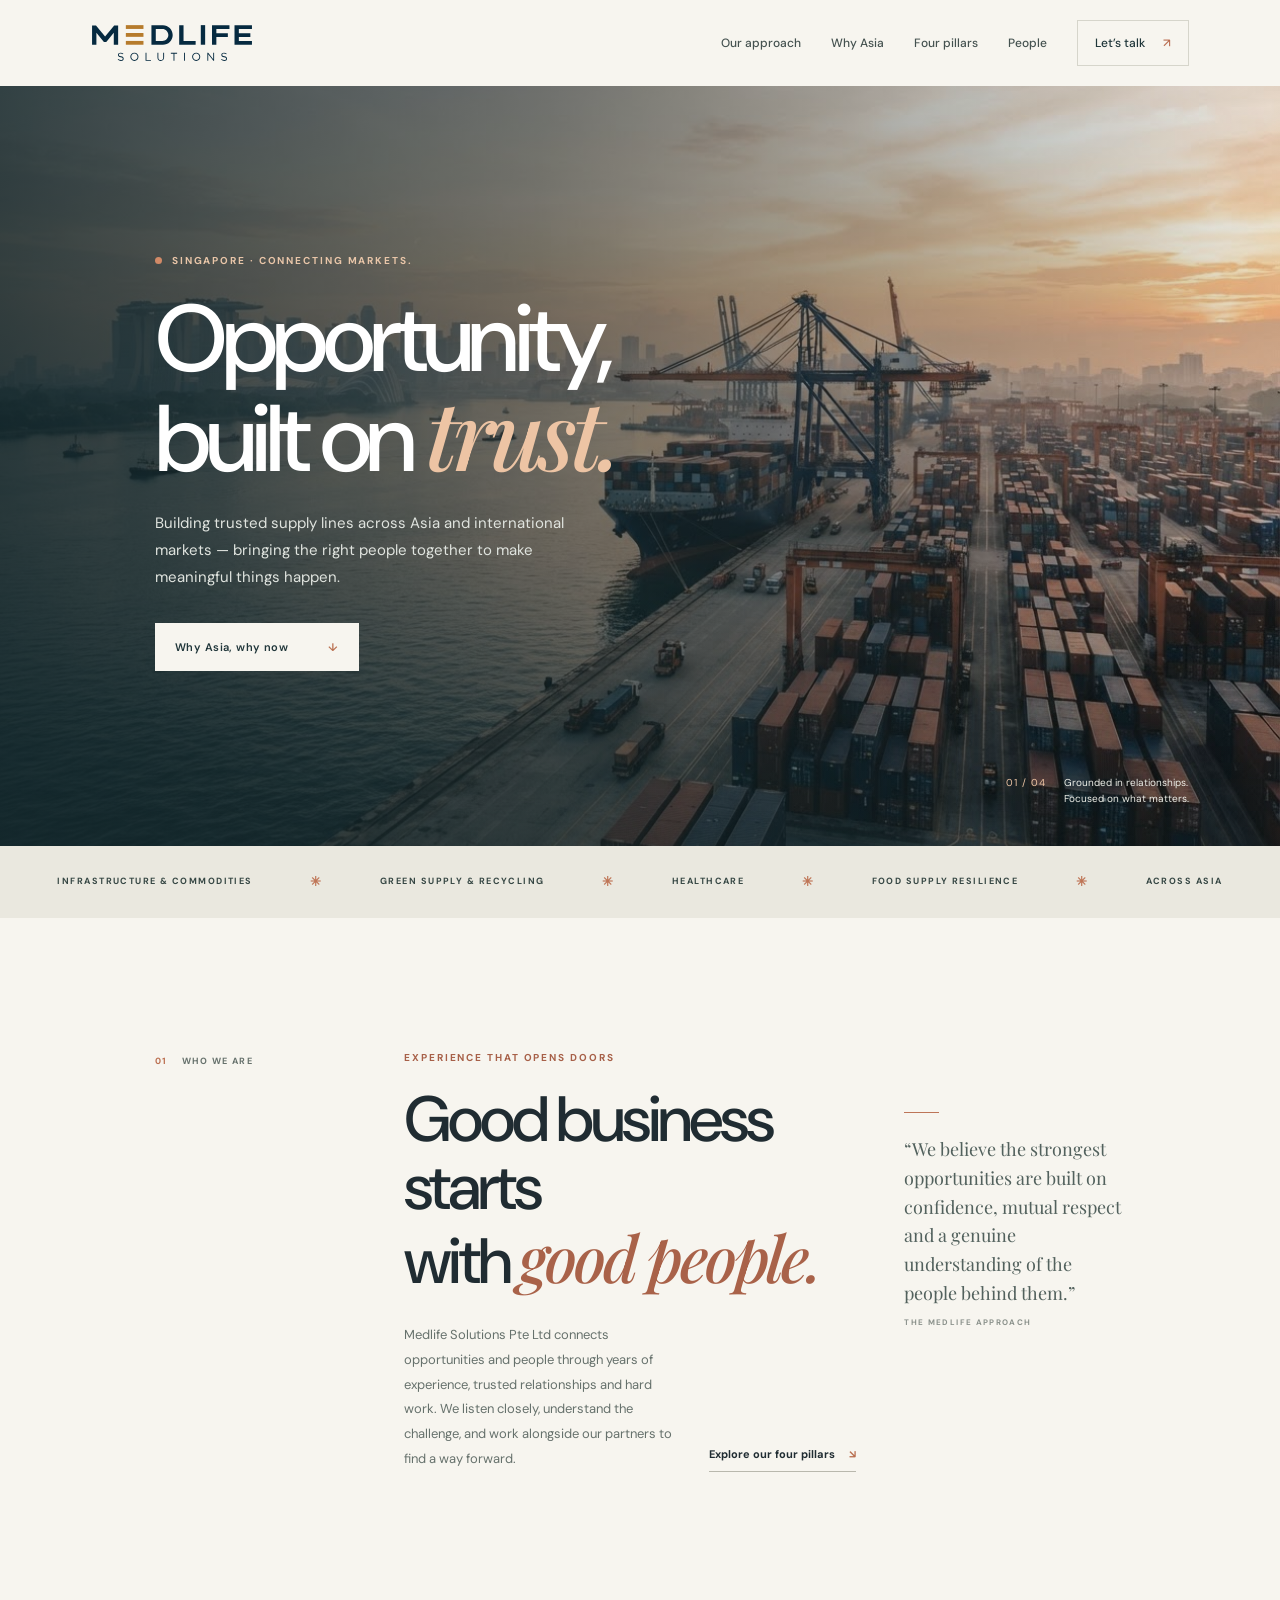
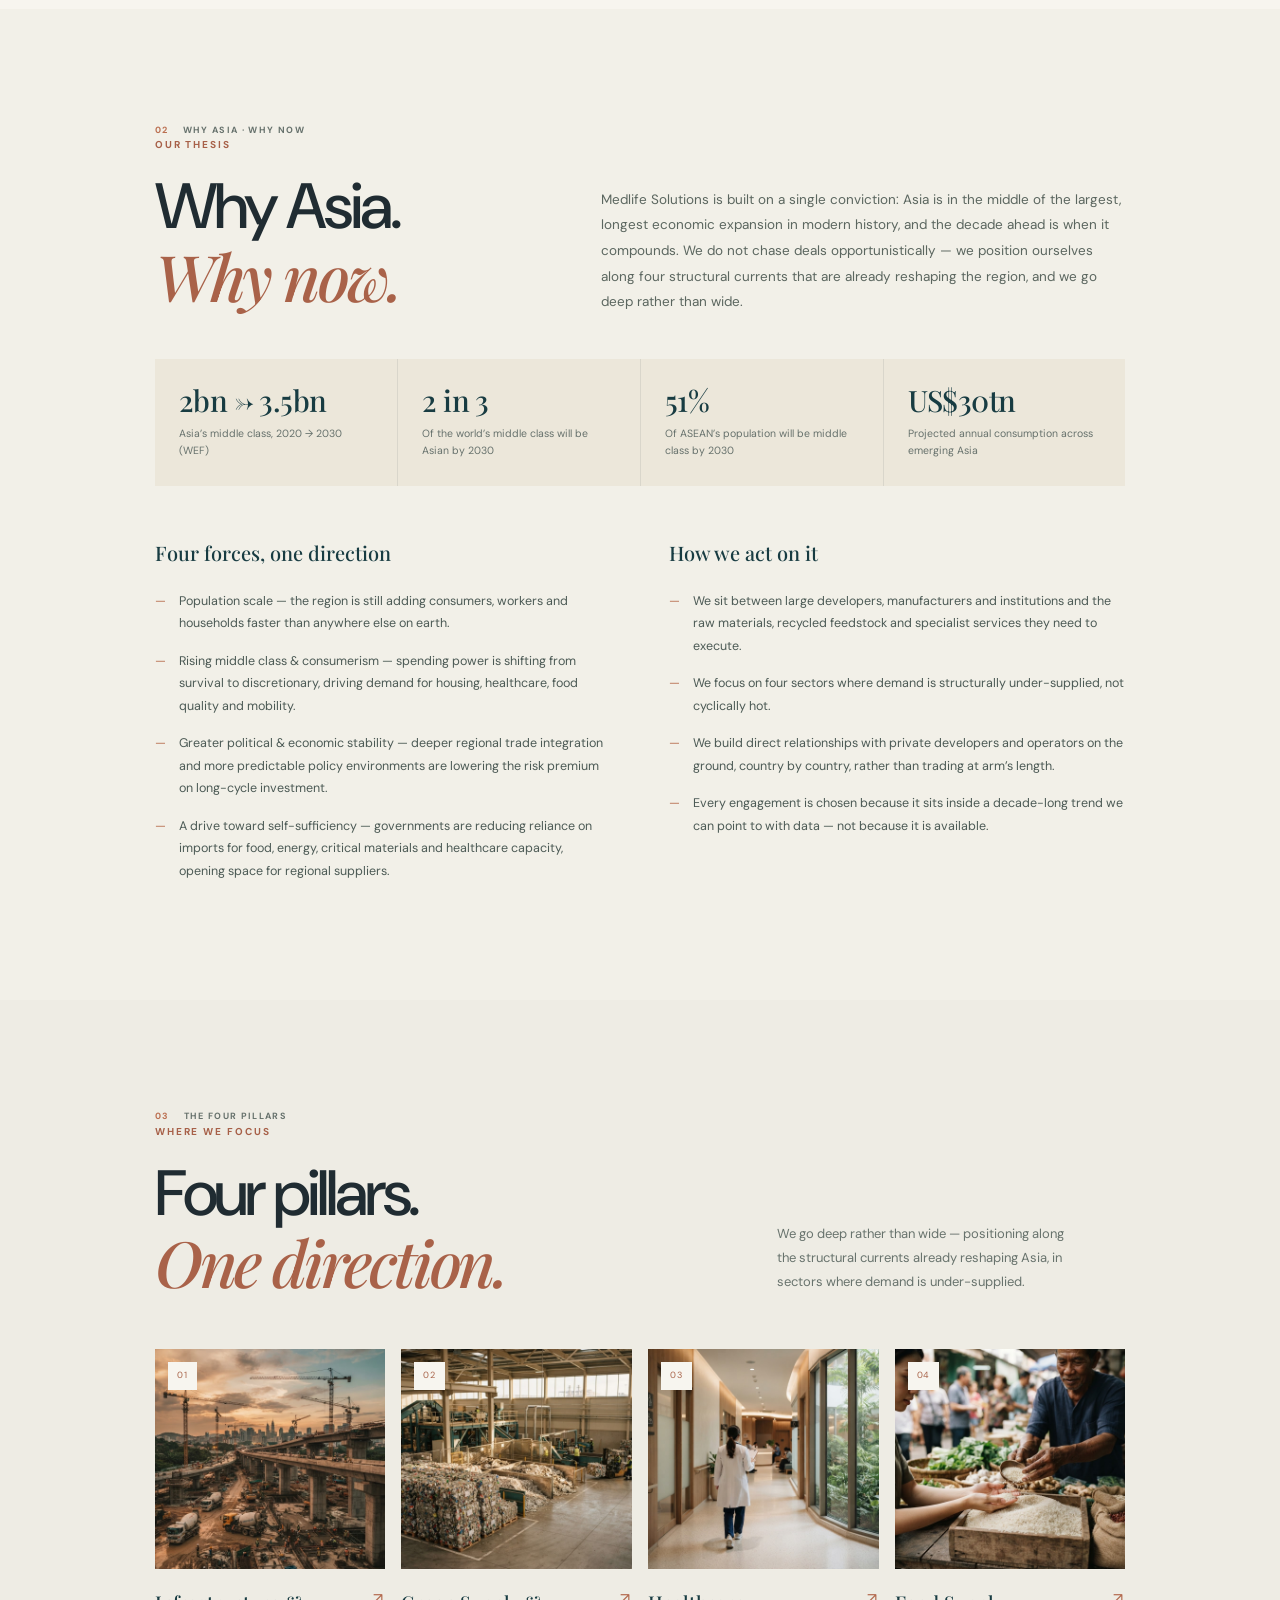
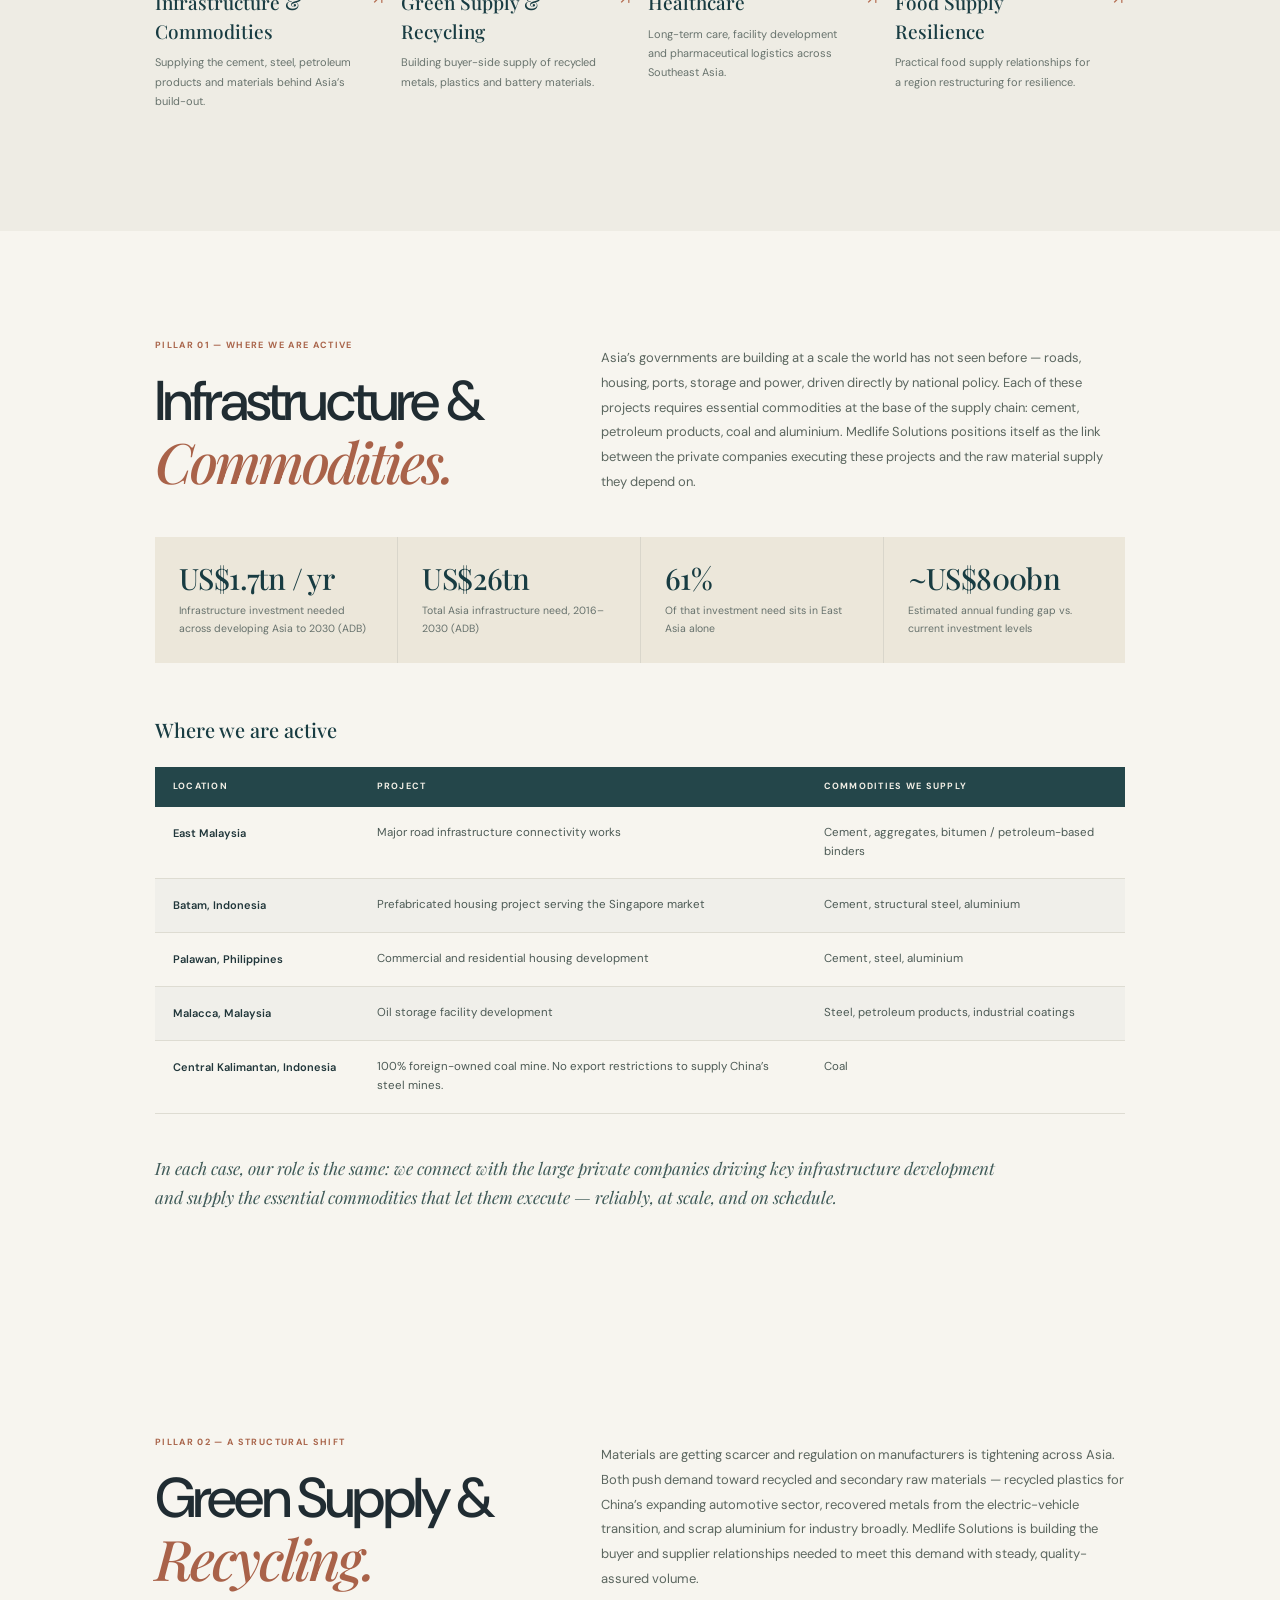
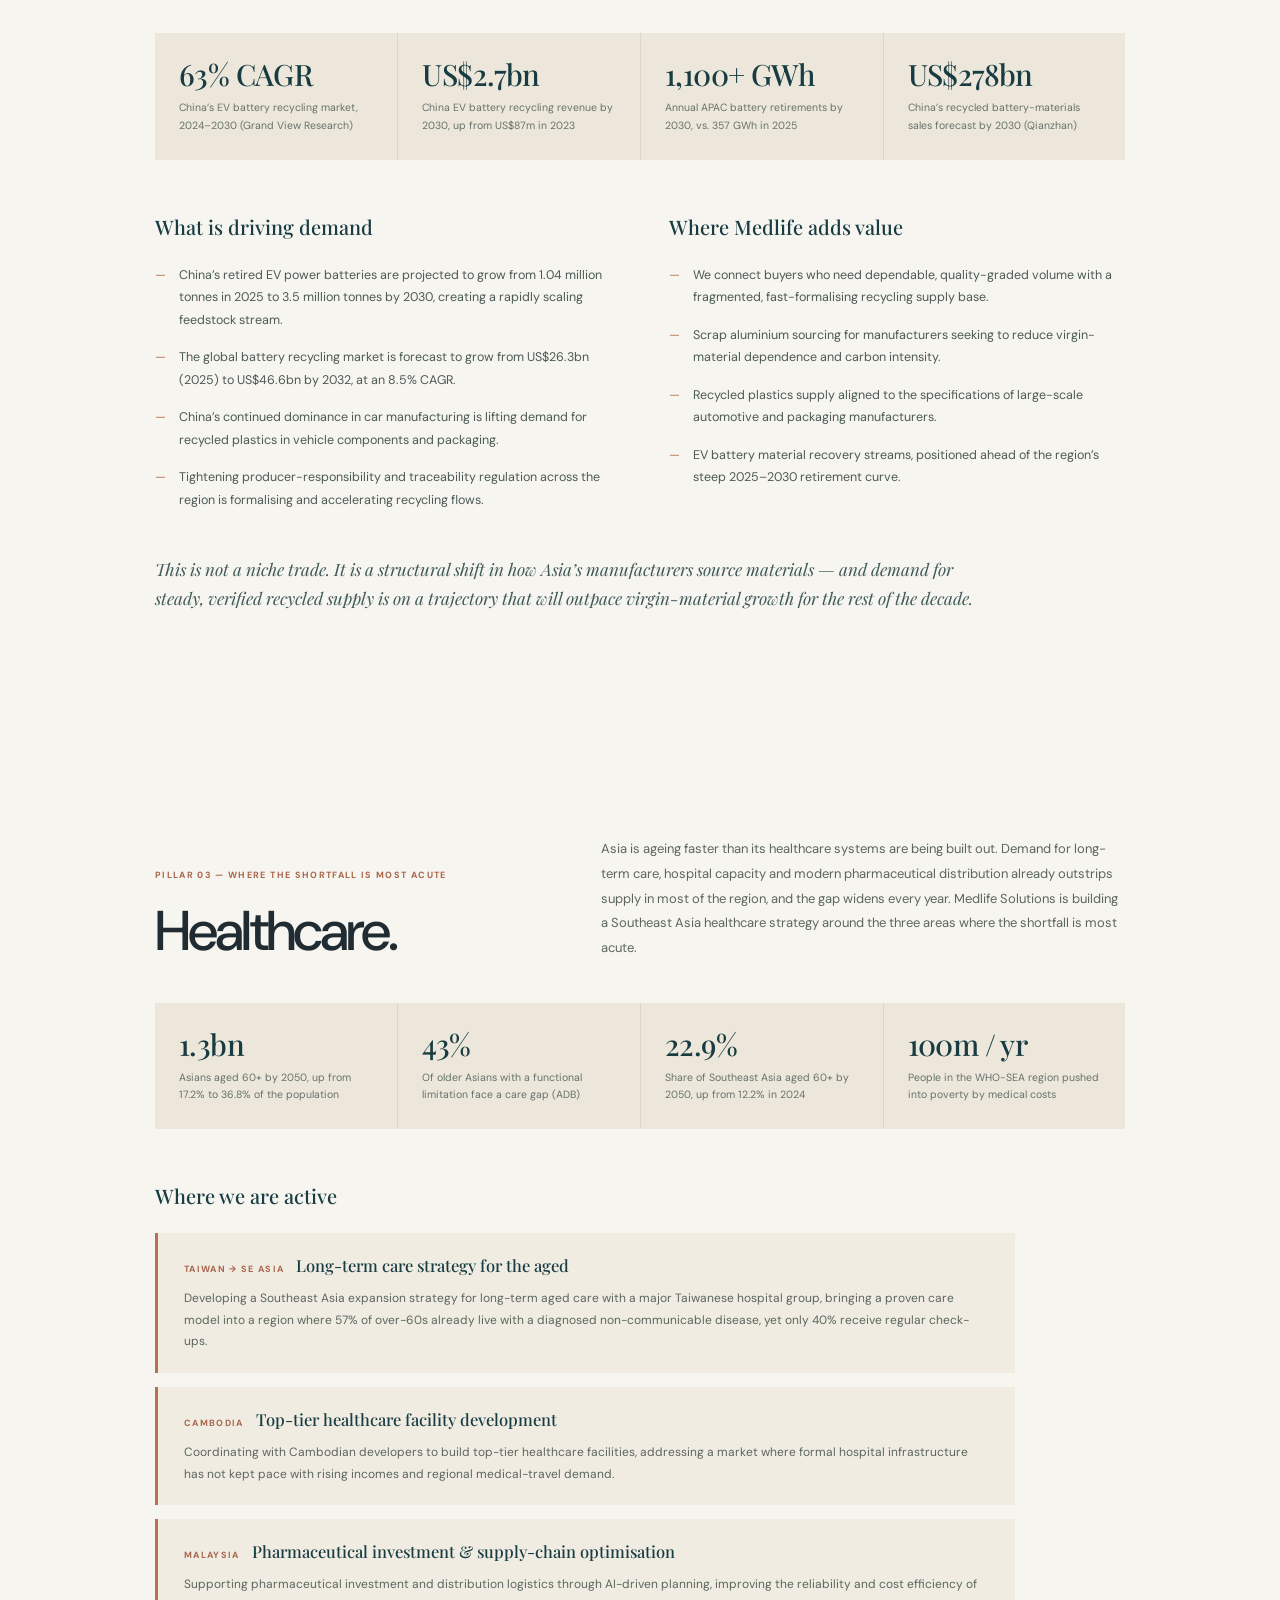
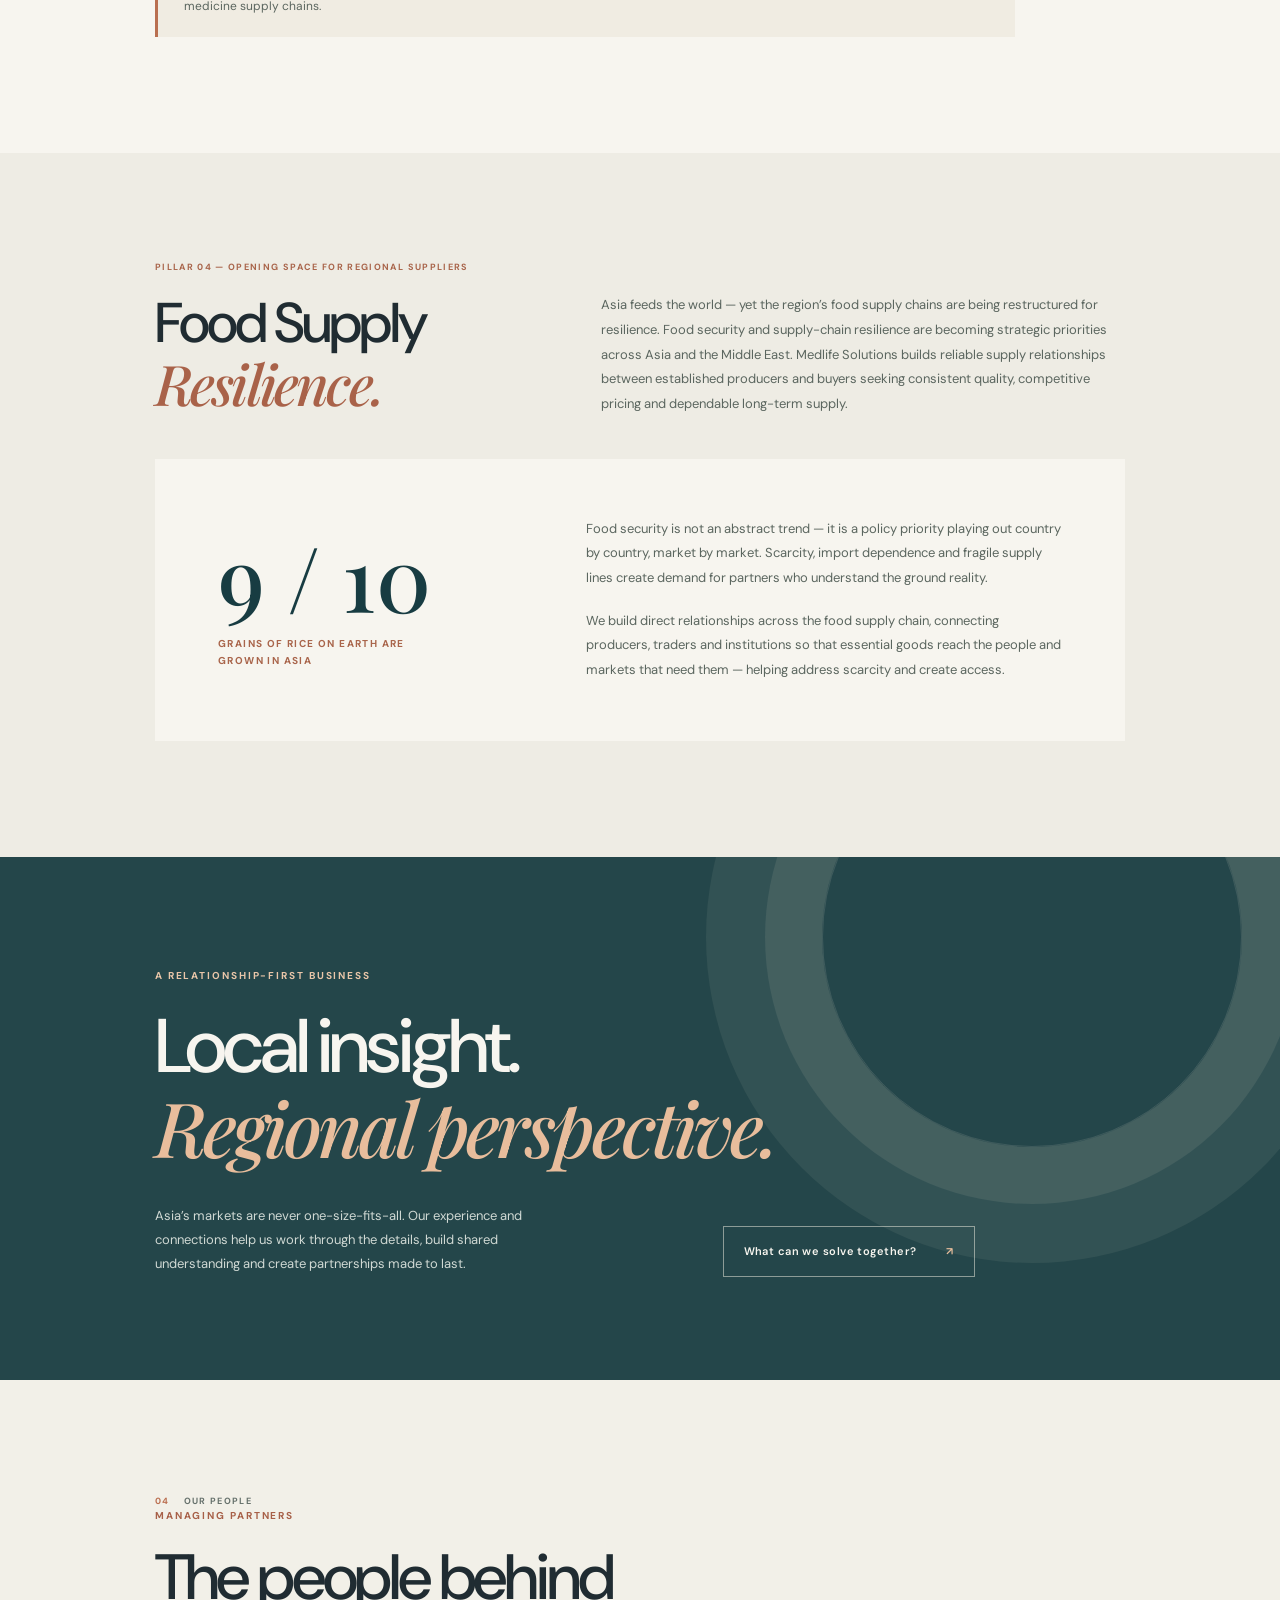
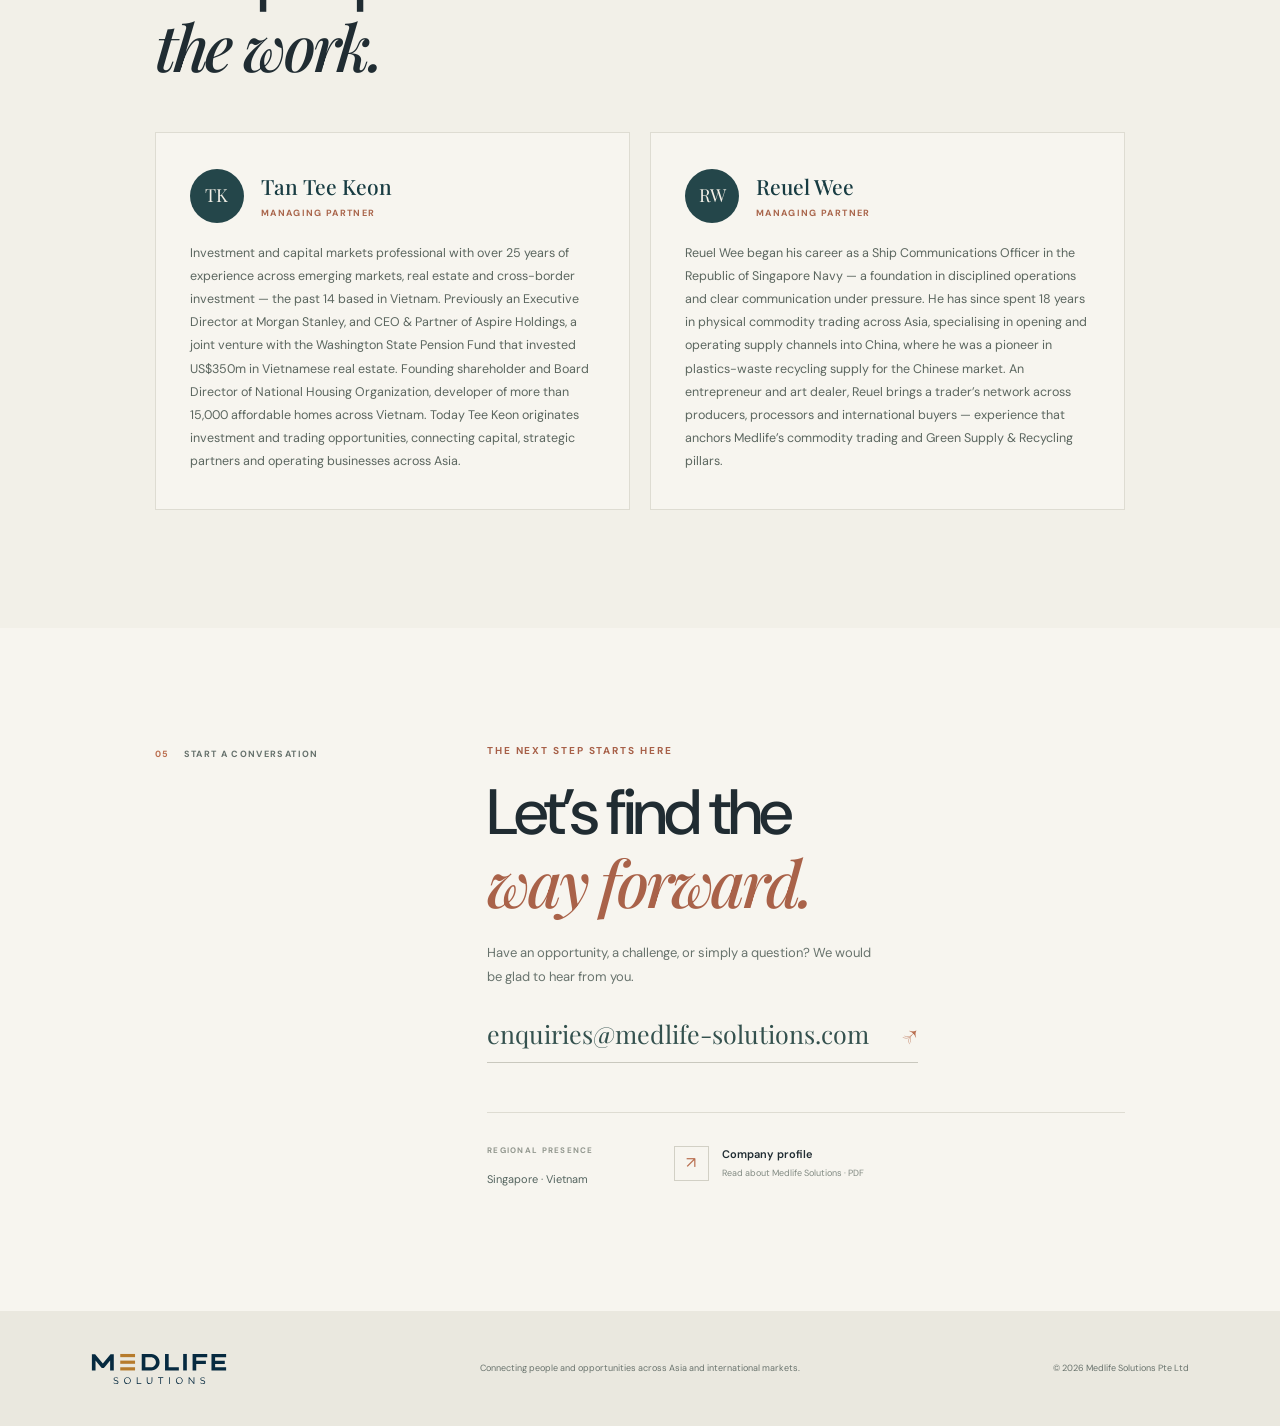
<file: index.html>
<!DOCTYPE html><html lang="en" data-astro-cid-j7pv25f6> <head><meta charset="utf-8"><meta name="viewport" content="width=device-width, initial-scale=1"><meta name="description" content="Medlife Solutions Pte Ltd builds the supply lines behind Asia’s next decade of growth — infrastructure & commodities, green supply & recycling, healthcare and food supply resilience."><meta name="theme-color" content="#f7f5ef"><title>Medlife Solutions | Building the supply lines behind Asia’s growth</title><link rel="canonical" href="https://medlife-solutions-pte-ltd.b12sites.com/"><link rel="stylesheet" href="/assets/css/style.css?v=20261006_v1">
  <!-- Favicon -->
  <link rel="icon" type="image/svg+xml" href="/assets/images/favicon.svg?v=20261006_v1">
  <link rel="alternate icon" href="/assets/images/favicon.svg?v=20261006_v1">
  <link rel="icon" type="image/png" sizes="32x32" href="/assets/images/favicon-32x32.png">
  <link rel="icon" type="image/png" sizes="192x192" href="/assets/images/favicon-192x192.png">
  <link rel="apple-touch-icon" href="/assets/images/apple-touch-icon.png">

  <!-- Open Graph / Social Media -->
  <meta property="og:type" content="website">
  <meta property="og:image" content="/assets/images/hero.jpg">
  <meta name="twitter:card" content="summary_large_image">
  <meta name="twitter:image" content="/assets/images/hero.jpg">

  <!-- Google Fonts Preconnect -->
  <link rel="preconnect" href="https://fonts.googleapis.com">
  <link rel="preconnect" href="https://fonts.gstatic.com" crossorigin>
  <link rel="stylesheet" href="https://fonts.googleapis.com/css2?family=DM+Sans:wght@400;500;600;700&family=Playfair+Display:ital,wght@0,500;0,600;1,500;1,600&display=swap">
</head> <body data-astro-cid-j7pv25f6> <header class="site-header" data-astro-cid-j7pv25f6> <a class="brand" href="#hero" aria-label="Medlife Solutions home" data-astro-cid-j7pv25f6><img class="brand-logo" src="/assets/images/logo.svg?v=20261006_v1" alt="Medlife Solutions" width="162" height="38" data-astro-cid-j7pv25f6></a> <nav aria-label="Main navigation" data-astro-cid-j7pv25f6><a href="#approach" data-astro-cid-j7pv25f6>Our approach</a><a href="#thesis" data-astro-cid-j7pv25f6>Why Asia</a><a href="#pillars" data-astro-cid-j7pv25f6>Four pillars</a><a href="#people" data-astro-cid-j7pv25f6>People</a><a href="#contact" class="nav-cta" data-astro-cid-j7pv25f6>Let’s talk <span data-astro-cid-j7pv25f6>↗</span></a></nav> </header> <main data-astro-cid-j7pv25f6> <section id="hero" class="hero" data-astro-cid-j7pv25f6> <img class="hero-image" src="/assets/images/hero.jpg" alt="Cargo vessel at a Southeast Asian port at sunrise" data-astro-cid-j7pv25f6> <div class="hero-shade" data-astro-cid-j7pv25f6></div> <div class="hero-content" data-astro-cid-j7pv25f6><p class="eyebrow light" data-astro-cid-j7pv25f6><span data-astro-cid-j7pv25f6></span> Singapore · Connecting Markets.</p><h1 data-astro-cid-j7pv25f6>Opportunity,<br data-astro-cid-j7pv25f6>built on <em data-astro-cid-j7pv25f6>trust.</em></h1><p class="hero-copy" data-astro-cid-j7pv25f6>Building trusted supply lines across Asia and international markets — bringing the right people together to make meaningful things happen.</p><a class="button button-light" href="#thesis" data-astro-cid-j7pv25f6>Why Asia, why now <span data-astro-cid-j7pv25f6>↓</span></a></div> <div class="hero-note" data-astro-cid-j7pv25f6><span data-astro-cid-j7pv25f6>01 / 04</span><span data-astro-cid-j7pv25f6>Grounded in relationships.<br data-astro-cid-j7pv25f6>Focused on what matters.</span></div> </section> <div class="ticker" aria-label="Our four pillars" data-astro-cid-j7pv25f6><span data-astro-cid-j7pv25f6>INFRASTRUCTURE &amp; COMMODITIES</span><i data-astro-cid-j7pv25f6>✳</i><span data-astro-cid-j7pv25f6>GREEN SUPPLY &amp; RECYCLING</span><i data-astro-cid-j7pv25f6>✳</i><span data-astro-cid-j7pv25f6>HEALTHCARE</span><i data-astro-cid-j7pv25f6>✳</i><span data-astro-cid-j7pv25f6>FOOD SUPPLY RESILIENCE</span><i data-astro-cid-j7pv25f6>✳</i><span data-astro-cid-j7pv25f6>ACROSS ASIA</span></div> <section id="approach" class="intro section-pad" data-astro-cid-j7pv25f6> <div class="section-label" data-astro-cid-j7pv25f6><span data-astro-cid-j7pv25f6>01</span> WHO WE ARE</div> <div class="intro-copy" data-astro-cid-j7pv25f6><p class="eyebrow" data-astro-cid-j7pv25f6>Experience that opens doors</p><h2 data-astro-cid-j7pv25f6>Good business starts<br data-astro-cid-j7pv25f6>with <em data-astro-cid-j7pv25f6>good people.</em></h2><div class="intro-bottom" data-astro-cid-j7pv25f6><p data-astro-cid-j7pv25f6>Medlife Solutions Pte Ltd connects opportunities and people through years of experience, trusted relationships and hard work. We listen closely, understand the challenge, and work alongside our partners to find a way forward.</p><a class="text-link" href="#pillars" data-astro-cid-j7pv25f6>Explore our four pillars <span data-astro-cid-j7pv25f6>↘</span></a></div></div> <div class="intro-aside" data-astro-cid-j7pv25f6><div class="aside-rule" data-astro-cid-j7pv25f6></div><p data-astro-cid-j7pv25f6>“We believe the strongest opportunities are built on confidence, mutual respect and a genuine understanding of the people behind them.”</p><span data-astro-cid-j7pv25f6>THE MEDLIFE APPROACH</span></div> </section> <section id="thesis" class="thesis section-pad" data-astro-cid-j7pv25f6> <div class="section-label" data-astro-cid-j7pv25f6><span data-astro-cid-j7pv25f6>02</span> WHY ASIA · WHY NOW</div> <div class="thesis-head" data-astro-cid-j7pv25f6><div data-astro-cid-j7pv25f6><p class="eyebrow" data-astro-cid-j7pv25f6>Our thesis</p><h2 data-astro-cid-j7pv25f6>Why Asia.<br data-astro-cid-j7pv25f6><em data-astro-cid-j7pv25f6>Why now.</em></h2></div><p class="thesis-lead" data-astro-cid-j7pv25f6>Medlife Solutions is built on a single conviction: Asia is in the middle of the largest, longest economic expansion in modern history, and the decade ahead is when it compounds. We do not chase deals opportunistically — we position ourselves along four structural currents that are already reshaping the region, and we go deep rather than wide.</p></div> <div class="stat-band" data-astro-cid-j7pv25f6><div class="stat" data-astro-cid-j7pv25f6><b data-astro-cid-j7pv25f6>2bn → 3.5bn</b><span data-astro-cid-j7pv25f6>Asia’s middle class, 2020 → 2030 (WEF)</span></div><div class="stat" data-astro-cid-j7pv25f6><b data-astro-cid-j7pv25f6>2 in 3</b><span data-astro-cid-j7pv25f6>Of the world’s middle class will be Asian by 2030</span></div><div class="stat" data-astro-cid-j7pv25f6><b data-astro-cid-j7pv25f6>51%</b><span data-astro-cid-j7pv25f6>Of ASEAN’s population will be middle class by 2030</span></div><div class="stat" data-astro-cid-j7pv25f6><b data-astro-cid-j7pv25f6>US$30tn</b><span data-astro-cid-j7pv25f6>Projected annual consumption across emerging Asia</span></div></div> <div class="thesis-body" data-astro-cid-j7pv25f6> <div data-astro-cid-j7pv25f6><h3 class="body-h" data-astro-cid-j7pv25f6>Four forces, one direction</h3><ul class="force-list" data-astro-cid-j7pv25f6><li data-astro-cid-j7pv25f6>Population scale — the region is still adding consumers, workers and households faster than anywhere else on earth.</li><li data-astro-cid-j7pv25f6>Rising middle class &amp; consumerism — spending power is shifting from survival to discretionary, driving demand for housing, healthcare, food quality and mobility.</li><li data-astro-cid-j7pv25f6>Greater political &amp; economic stability — deeper regional trade integration and more predictable policy environments are lowering the risk premium on long-cycle investment.</li><li data-astro-cid-j7pv25f6>A drive toward self-sufficiency — governments are reducing reliance on imports for food, energy, critical materials and healthcare capacity, opening space for regional suppliers.</li></ul></div> <div data-astro-cid-j7pv25f6><h3 class="body-h" data-astro-cid-j7pv25f6>How we act on it</h3><ul class="force-list" data-astro-cid-j7pv25f6><li data-astro-cid-j7pv25f6>We sit between large developers, manufacturers and institutions and the raw materials, recycled feedstock and specialist services they need to execute.</li><li data-astro-cid-j7pv25f6>We focus on four sectors where demand is structurally under-supplied, not cyclically hot.</li><li data-astro-cid-j7pv25f6>We build direct relationships with private developers and operators on the ground, country by country, rather than trading at arm’s length.</li><li data-astro-cid-j7pv25f6>Every engagement is chosen because it sits inside a decade-long trend we can point to with data — not because it is available.</li></ul></div> </div> </section> <section id="pillars" class="pillars-overview section-pad" data-astro-cid-j7pv25f6> <div class="section-label" data-astro-cid-j7pv25f6><span data-astro-cid-j7pv25f6>03</span> THE FOUR PILLARS</div> <div class="sectors-head" data-astro-cid-j7pv25f6><div data-astro-cid-j7pv25f6><p class="eyebrow" data-astro-cid-j7pv25f6>Where we focus</p><h2 data-astro-cid-j7pv25f6>Four pillars.<br data-astro-cid-j7pv25f6><em data-astro-cid-j7pv25f6>One direction.</em></h2></div><p data-astro-cid-j7pv25f6>We go deep rather than wide — positioning along the structural currents already reshaping Asia, in sectors where demand is under-supplied.</p></div> <div class="sector-grid" data-astro-cid-j7pv25f6><a class="sector-card" href="#pillar-infrastructure" data-astro-cid-j7pv25f6><div class="sector-image" data-astro-cid-j7pv25f6><img src="/assets/images/pillar-infrastructure.jpg" alt="Highway and overpass construction site in Southeast Asia" loading="lazy" data-astro-cid-j7pv25f6><span data-astro-cid-j7pv25f6>01</span></div><div class="sector-details" data-astro-cid-j7pv25f6><h3 data-astro-cid-j7pv25f6>Infrastructure &amp; Commodities</h3><p data-astro-cid-j7pv25f6>Supplying the cement, steel, petroleum products and materials behind Asia’s build-out.</p><span class="sector-arrow" aria-hidden="true" data-astro-cid-j7pv25f6>↗</span></div></a><a class="sector-card" href="#pillar-green-supply" data-astro-cid-j7pv25f6><div class="sector-image" data-astro-cid-j7pv25f6><img src="/assets/images/pillar-green-supply.jpg" alt="Sorted recycled plastics and aluminium inside a recycling facility" loading="lazy" data-astro-cid-j7pv25f6><span data-astro-cid-j7pv25f6>02</span></div><div class="sector-details" data-astro-cid-j7pv25f6><h3 data-astro-cid-j7pv25f6>Green Supply &amp; Recycling</h3><p data-astro-cid-j7pv25f6>Building buyer-side supply of recycled metals, plastics and battery materials.</p><span class="sector-arrow" aria-hidden="true" data-astro-cid-j7pv25f6>↗</span></div></a><a class="sector-card" href="#pillar-healthcare" data-astro-cid-j7pv25f6><div class="sector-image" data-astro-cid-j7pv25f6><img src="/assets/images/pillar-healthcare.jpg" alt="Modern healthcare facility" loading="lazy" data-astro-cid-j7pv25f6><span data-astro-cid-j7pv25f6>03</span></div><div class="sector-details" data-astro-cid-j7pv25f6><h3 data-astro-cid-j7pv25f6>Healthcare</h3><p data-astro-cid-j7pv25f6>Long-term care, facility development and pharmaceutical logistics across Southeast Asia.</p><span class="sector-arrow" aria-hidden="true" data-astro-cid-j7pv25f6>↗</span></div></a><a class="sector-card" href="#pillar-food-supply" data-astro-cid-j7pv25f6><div class="sector-image" data-astro-cid-j7pv25f6><img src="/assets/images/pillar-food-supply.jpg" alt="Fresh food and grains at a market" loading="lazy" data-astro-cid-j7pv25f6><span data-astro-cid-j7pv25f6>04</span></div><div class="sector-details" data-astro-cid-j7pv25f6><h3 data-astro-cid-j7pv25f6>Food Supply Resilience</h3><p data-astro-cid-j7pv25f6>Practical food supply relationships for a region restructuring for resilience.</p><span class="sector-arrow" aria-hidden="true" data-astro-cid-j7pv25f6>↗</span></div></a></div> </section> <section id="pillar-infrastructure" class="pillar section-pad" data-astro-cid-j7pv25f6> <div class="pillar-head" data-astro-cid-j7pv25f6><div data-astro-cid-j7pv25f6><p class="pillar-label" data-astro-cid-j7pv25f6>PILLAR 01 — WHERE WE ARE ACTIVE</p><h2 data-astro-cid-j7pv25f6>Infrastructure &amp;<br data-astro-cid-j7pv25f6><em data-astro-cid-j7pv25f6>Commodities.</em></h2></div><p class="pillar-intro" data-astro-cid-j7pv25f6>Asia’s governments are building at a scale the world has not seen before — roads, housing, ports, storage and power, driven directly by national policy. Each of these projects requires essential commodities at the base of the supply chain: cement, petroleum products, coal and aluminium. Medlife Solutions positions itself as the link between the private companies executing these projects and the raw material supply they depend on.</p></div> <div class="stat-band" data-astro-cid-j7pv25f6><div class="stat" data-astro-cid-j7pv25f6><b data-astro-cid-j7pv25f6>US$1.7tn / yr</b><span data-astro-cid-j7pv25f6>Infrastructure investment needed across developing Asia to 2030 (ADB)</span></div><div class="stat" data-astro-cid-j7pv25f6><b data-astro-cid-j7pv25f6>US$26tn</b><span data-astro-cid-j7pv25f6>Total Asia infrastructure need, 2016–2030 (ADB)</span></div><div class="stat" data-astro-cid-j7pv25f6><b data-astro-cid-j7pv25f6>61%</b><span data-astro-cid-j7pv25f6>Of that investment need sits in East Asia alone</span></div><div class="stat" data-astro-cid-j7pv25f6><b data-astro-cid-j7pv25f6>~US$800bn</b><span data-astro-cid-j7pv25f6>Estimated annual funding gap vs. current investment levels</span></div></div> <div class="pillar-body" data-astro-cid-j7pv25f6><h3 class="body-h" data-astro-cid-j7pv25f6>Where we are active</h3><div class="table-scroll" data-astro-cid-j7pv25f6><table class="active-table" data-astro-cid-j7pv25f6><thead data-astro-cid-j7pv25f6><tr data-astro-cid-j7pv25f6><th data-astro-cid-j7pv25f6>Location</th><th data-astro-cid-j7pv25f6>Project</th><th data-astro-cid-j7pv25f6>Commodities we supply</th></tr></thead><tbody data-astro-cid-j7pv25f6><tr data-astro-cid-j7pv25f6><td data-astro-cid-j7pv25f6>East Malaysia</td><td data-astro-cid-j7pv25f6>Major road infrastructure connectivity works</td><td data-astro-cid-j7pv25f6>Cement, aggregates, bitumen / petroleum-based binders</td></tr><tr data-astro-cid-j7pv25f6><td data-astro-cid-j7pv25f6>Batam, Indonesia</td><td data-astro-cid-j7pv25f6>Prefabricated housing project serving the Singapore market</td><td data-astro-cid-j7pv25f6>Cement, structural steel, aluminium</td></tr><tr data-astro-cid-j7pv25f6><td data-astro-cid-j7pv25f6>Palawan, Philippines</td><td data-astro-cid-j7pv25f6>Commercial and residential housing development</td><td data-astro-cid-j7pv25f6>Cement, steel, aluminium</td></tr><tr data-astro-cid-j7pv25f6><td data-astro-cid-j7pv25f6>Malacca, Malaysia</td><td data-astro-cid-j7pv25f6>Oil storage facility development</td><td data-astro-cid-j7pv25f6>Steel, petroleum products, industrial coatings</td></tr><tr data-astro-cid-j7pv25f6><td data-astro-cid-j7pv25f6>Central Kalimantan, Indonesia</td><td data-astro-cid-j7pv25f6>100% foreign-owned coal mine. No export restrictions to supply China’s steel mines.</td><td data-astro-cid-j7pv25f6>Coal</td></tr></tbody></table></div><p class="pillar-closing" data-astro-cid-j7pv25f6>In each case, our role is the same: we connect with the large private companies driving key infrastructure development and supply the essential commodities that let them execute — reliably, at scale, and on schedule.</p></div> </section> <section id="pillar-green-supply" class="pillar section-pad" data-astro-cid-j7pv25f6> <div class="pillar-head" data-astro-cid-j7pv25f6><div data-astro-cid-j7pv25f6><p class="pillar-label" data-astro-cid-j7pv25f6>PILLAR 02 — A STRUCTURAL SHIFT</p><h2 data-astro-cid-j7pv25f6>Green Supply &amp;<br data-astro-cid-j7pv25f6><em data-astro-cid-j7pv25f6>Recycling.</em></h2></div><p class="pillar-intro" data-astro-cid-j7pv25f6>Materials are getting scarcer and regulation on manufacturers is tightening across Asia. Both push demand toward recycled and secondary raw materials — recycled plastics for China’s expanding automotive sector, recovered metals from the electric-vehicle transition, and scrap aluminium for industry broadly. Medlife Solutions is building the buyer and supplier relationships needed to meet this demand with steady, quality-assured volume.</p></div> <div class="stat-band" data-astro-cid-j7pv25f6><div class="stat" data-astro-cid-j7pv25f6><b data-astro-cid-j7pv25f6>63% CAGR</b><span data-astro-cid-j7pv25f6>China’s EV battery recycling market, 2024–2030 (Grand View Research)</span></div><div class="stat" data-astro-cid-j7pv25f6><b data-astro-cid-j7pv25f6>US$2.7bn</b><span data-astro-cid-j7pv25f6>China EV battery recycling revenue by 2030, up from US$87m in 2023</span></div><div class="stat" data-astro-cid-j7pv25f6><b data-astro-cid-j7pv25f6>1,100+ GWh</b><span data-astro-cid-j7pv25f6>Annual APAC battery retirements by 2030, vs. 357 GWh in 2025</span></div><div class="stat" data-astro-cid-j7pv25f6><b data-astro-cid-j7pv25f6>US$278bn</b><span data-astro-cid-j7pv25f6>China’s recycled battery-materials sales forecast by 2030 (Qianzhan)</span></div></div> <div class="pillar-body" data-astro-cid-j7pv25f6><div class="pillar-cols" data-astro-cid-j7pv25f6><div data-astro-cid-j7pv25f6><h3 class="body-h" data-astro-cid-j7pv25f6>What is driving demand</h3><ul class="force-list" data-astro-cid-j7pv25f6><li data-astro-cid-j7pv25f6>China’s retired EV power batteries are projected to grow from 1.04 million tonnes in 2025 to 3.5 million tonnes by 2030, creating a rapidly scaling feedstock stream.</li><li data-astro-cid-j7pv25f6>The global battery recycling market is forecast to grow from US$26.3bn (2025) to US$46.6bn by 2032, at an 8.5% CAGR.</li><li data-astro-cid-j7pv25f6>China’s continued dominance in car manufacturing is lifting demand for recycled plastics in vehicle components and packaging.</li><li data-astro-cid-j7pv25f6>Tightening producer-responsibility and traceability regulation across the region is formalising and accelerating recycling flows.</li></ul></div><div data-astro-cid-j7pv25f6><h3 class="body-h" data-astro-cid-j7pv25f6>Where Medlife adds value</h3><ul class="force-list" data-astro-cid-j7pv25f6><li data-astro-cid-j7pv25f6>We connect buyers who need dependable, quality-graded volume with a fragmented, fast-formalising recycling supply base.</li><li data-astro-cid-j7pv25f6>Scrap aluminium sourcing for manufacturers seeking to reduce virgin-material dependence and carbon intensity.</li><li data-astro-cid-j7pv25f6>Recycled plastics supply aligned to the specifications of large-scale automotive and packaging manufacturers.</li><li data-astro-cid-j7pv25f6>EV battery material recovery streams, positioned ahead of the region’s steep 2025–2030 retirement curve.</li></ul></div></div><p class="pillar-closing" data-astro-cid-j7pv25f6>This is not a niche trade. It is a structural shift in how Asia’s manufacturers source materials — and demand for steady, verified recycled supply is on a trajectory that will outpace virgin-material growth for the rest of the decade.</p></div> </section> <section id="pillar-healthcare" class="pillar section-pad" data-astro-cid-j7pv25f6> <div class="pillar-head" data-astro-cid-j7pv25f6><div data-astro-cid-j7pv25f6><p class="pillar-label" data-astro-cid-j7pv25f6>PILLAR 03 — WHERE THE SHORTFALL IS MOST ACUTE</p><h2 data-astro-cid-j7pv25f6>Healthcare.</h2></div><p class="pillar-intro" data-astro-cid-j7pv25f6>Asia is ageing faster than its healthcare systems are being built out. Demand for long-term care, hospital capacity and modern pharmaceutical distribution already outstrips supply in most of the region, and the gap widens every year. Medlife Solutions is building a Southeast Asia healthcare strategy around the three areas where the shortfall is most acute.</p></div> <div class="stat-band" data-astro-cid-j7pv25f6><div class="stat" data-astro-cid-j7pv25f6><b data-astro-cid-j7pv25f6>1.3bn</b><span data-astro-cid-j7pv25f6>Asians aged 60+ by 2050, up from 17.2% to 36.8% of the population</span></div><div class="stat" data-astro-cid-j7pv25f6><b data-astro-cid-j7pv25f6>43%</b><span data-astro-cid-j7pv25f6>Of older Asians with a functional limitation face a care gap (ADB)</span></div><div class="stat" data-astro-cid-j7pv25f6><b data-astro-cid-j7pv25f6>22.9%</b><span data-astro-cid-j7pv25f6>Share of Southeast Asia aged 60+ by 2050, up from 12.2% in 2024</span></div><div class="stat" data-astro-cid-j7pv25f6><b data-astro-cid-j7pv25f6>100m / yr</b><span data-astro-cid-j7pv25f6>People in the WHO-SEA region pushed into poverty by medical costs</span></div></div> <div class="pillar-body" data-astro-cid-j7pv25f6><h3 class="body-h" data-astro-cid-j7pv25f6>Where we are active</h3><div class="engagements" data-astro-cid-j7pv25f6><div class="engagement" data-astro-cid-j7pv25f6><p data-astro-cid-j7pv25f6><span class="region" data-astro-cid-j7pv25f6>TAIWAN → SE ASIA</span><b data-astro-cid-j7pv25f6>Long-term care strategy for the aged</b></p><span class="engagement-copy" data-astro-cid-j7pv25f6>Developing a Southeast Asia expansion strategy for long-term aged care with a major Taiwanese hospital group, bringing a proven care model into a region where 57% of over-60s already live with a diagnosed non-communicable disease, yet only 40% receive regular check-ups.</span></div><div class="engagement" data-astro-cid-j7pv25f6><p data-astro-cid-j7pv25f6><span class="region" data-astro-cid-j7pv25f6>CAMBODIA</span><b data-astro-cid-j7pv25f6>Top-tier healthcare facility development</b></p><span class="engagement-copy" data-astro-cid-j7pv25f6>Coordinating with Cambodian developers to build top-tier healthcare facilities, addressing a market where formal hospital infrastructure has not kept pace with rising incomes and regional medical-travel demand.</span></div><div class="engagement" data-astro-cid-j7pv25f6><p data-astro-cid-j7pv25f6><span class="region" data-astro-cid-j7pv25f6>MALAYSIA</span><b data-astro-cid-j7pv25f6>Pharmaceutical investment &amp; supply-chain optimisation</b></p><span class="engagement-copy" data-astro-cid-j7pv25f6>Supporting pharmaceutical investment and distribution logistics through AI-driven planning, improving the reliability and cost efficiency of medicine supply chains.</span></div></div></div> </section> <section id="pillar-food-supply" class="pillar pillar-food section-pad" data-astro-cid-j7pv25f6> <div class="pillar-head" data-astro-cid-j7pv25f6><div data-astro-cid-j7pv25f6><p class="pillar-label" data-astro-cid-j7pv25f6>PILLAR 04 — OPENING SPACE FOR REGIONAL SUPPLIERS</p><h2 data-astro-cid-j7pv25f6>Food Supply<br data-astro-cid-j7pv25f6><em data-astro-cid-j7pv25f6>Resilience.</em></h2></div><p class="pillar-intro" data-astro-cid-j7pv25f6>Asia feeds the world — yet the region’s food supply chains are being restructured for resilience. Food security and supply-chain resilience are becoming strategic priorities across Asia and the Middle East. Medlife Solutions builds reliable supply relationships between established producers and buyers seeking consistent quality, competitive pricing and dependable long-term supply.</p></div> <div class="food-grid" data-astro-cid-j7pv25f6><div class="food-stat" data-astro-cid-j7pv25f6><b data-astro-cid-j7pv25f6>9 / 10</b><span data-astro-cid-j7pv25f6>grains of rice on earth are grown in Asia</span></div><div class="food-copy" data-astro-cid-j7pv25f6><p data-astro-cid-j7pv25f6>Food security is not an abstract trend — it is a policy priority playing out country by country, market by market. Scarcity, import dependence and fragile supply lines create demand for partners who understand the ground reality.</p><p data-astro-cid-j7pv25f6>We build direct relationships across the food supply chain, connecting producers, traders and institutions so that essential goods reach the people and markets that need them — helping address scarcity and create access.</p></div></div> </section> <section id="partnership" class="partnership" data-astro-cid-j7pv25f6> <div class="partnership-inner" data-astro-cid-j7pv25f6><p class="eyebrow light" data-astro-cid-j7pv25f6>A relationship-first business</p><h2 data-astro-cid-j7pv25f6>Local insight.<br data-astro-cid-j7pv25f6><em data-astro-cid-j7pv25f6>Regional perspective.</em></h2><div class="partnership-bottom" data-astro-cid-j7pv25f6><p data-astro-cid-j7pv25f6>Asia’s markets are never one-size-fits-all. Our experience and connections help us work through the details, build shared understanding and create partnerships made to last.</p><a class="button button-outline" href="#contact" data-astro-cid-j7pv25f6>What can we solve together? <span data-astro-cid-j7pv25f6>↗</span></a></div></div> </section> <section id="people" class="people section-pad" data-astro-cid-j7pv25f6> <div class="section-label" data-astro-cid-j7pv25f6><span data-astro-cid-j7pv25f6>04</span> OUR PEOPLE</div> <div class="people-head" data-astro-cid-j7pv25f6><p class="eyebrow" data-astro-cid-j7pv25f6>Managing partners</p><h2 data-astro-cid-j7pv25f6>The people behind<br data-astro-cid-j7pv25f6><em data-astro-cid-j7pv25f6>the work.</em></h2></div> <div class="people-grid" data-astro-cid-j7pv25f6> <article class="person-card" data-astro-cid-j7pv25f6><div class="person-head" data-astro-cid-j7pv25f6><span class="person-mono" data-astro-cid-j7pv25f6>TK</span><div data-astro-cid-j7pv25f6><h3 class="person-name" data-astro-cid-j7pv25f6>Tan Tee Keon</h3><span class="person-role" data-astro-cid-j7pv25f6>MANAGING PARTNER</span></div></div><p class="person-bio" data-astro-cid-j7pv25f6>Investment and capital markets professional with over 25 years of experience across emerging markets, real estate and cross-border investment — the past 14 based in Vietnam. Previously an Executive Director at Morgan Stanley, and CEO &amp; Partner of Aspire Holdings, a joint venture with the Washington State Pension Fund that invested US$350m in Vietnamese real estate. Founding shareholder and Board Director of National Housing Organization, developer of more than 15,000 affordable homes across Vietnam. Today Tee Keon originates investment and trading opportunities, connecting capital, strategic partners and operating businesses across Asia.</p></article> <article class="person-card" data-astro-cid-j7pv25f6><div class="person-head" data-astro-cid-j7pv25f6><span class="person-mono" data-astro-cid-j7pv25f6>RW</span><div data-astro-cid-j7pv25f6><h3 class="person-name" data-astro-cid-j7pv25f6>Reuel Wee</h3><span class="person-role" data-astro-cid-j7pv25f6>MANAGING PARTNER</span></div></div><p class="person-bio" data-astro-cid-j7pv25f6>Reuel Wee began his career as a Ship Communications Officer in the Republic of Singapore Navy — a foundation in disciplined operations and clear communication under pressure. He has since spent 18 years in physical commodity trading across Asia, specialising in opening and operating supply channels into China, where he was a pioneer in plastics-waste recycling supply for the Chinese market. An entrepreneur and art dealer, Reuel brings a trader’s network across producers, processors and international buyers — experience that anchors Medlife’s commodity trading and Green Supply &amp; Recycling pillars.</p></article> </div> </section> <section id="contact" class="contact section-pad" data-astro-cid-j7pv25f6> <div class="section-label" data-astro-cid-j7pv25f6><span data-astro-cid-j7pv25f6>05</span> START A CONVERSATION</div> <div class="contact-main" data-astro-cid-j7pv25f6><p class="eyebrow" data-astro-cid-j7pv25f6>The next step starts here</p><h2 data-astro-cid-j7pv25f6>Let’s find the<br data-astro-cid-j7pv25f6><em data-astro-cid-j7pv25f6>way forward.</em></h2><p class="contact-copy" data-astro-cid-j7pv25f6>Have an opportunity, a challenge, or simply a question? We would be glad to hear from you.</p><a class="contact-link" href="mailto:enquiries@medlife-solutions.com" data-astro-cid-j7pv25f6>enquiries@medlife-solutions.com <span data-astro-cid-j7pv25f6>↗</span></a><div class="contact-lower" data-astro-cid-j7pv25f6><div data-astro-cid-j7pv25f6><span class="mini-label" data-astro-cid-j7pv25f6>REGIONAL PRESENCE</span><p data-astro-cid-j7pv25f6>Singapore · Vietnam</p></div><a class="profile-link" href="/assets/docs/Medlife_Solutions_Company_Profile.pdf" target="_blank" rel="noopener noreferrer" data-astro-cid-j7pv25f6><span class="pdf-icon" data-astro-cid-j7pv25f6>↗</span><span data-astro-cid-j7pv25f6><b data-astro-cid-j7pv25f6>Company profile</b><small data-astro-cid-j7pv25f6>Read about Medlife Solutions · PDF</small></span></a></div></div> </section> </main> <footer class="site-footer" data-astro-cid-j7pv25f6><a class="brand footer-brand" href="#hero" aria-label="Medlife Solutions home" data-astro-cid-j7pv25f6><img class="brand-logo footer-logo" src="/assets/images/logo.svg?v=20261006_v1" alt="Medlife Solutions" width="145" height="34" data-astro-cid-j7pv25f6></a><p data-astro-cid-j7pv25f6>Connecting people and opportunities across Asia and international markets.</p><span class="copyright" data-astro-cid-j7pv25f6>© 2026 Medlife Solutions Pte Ltd</span> </footer>    </body></html>
</file>
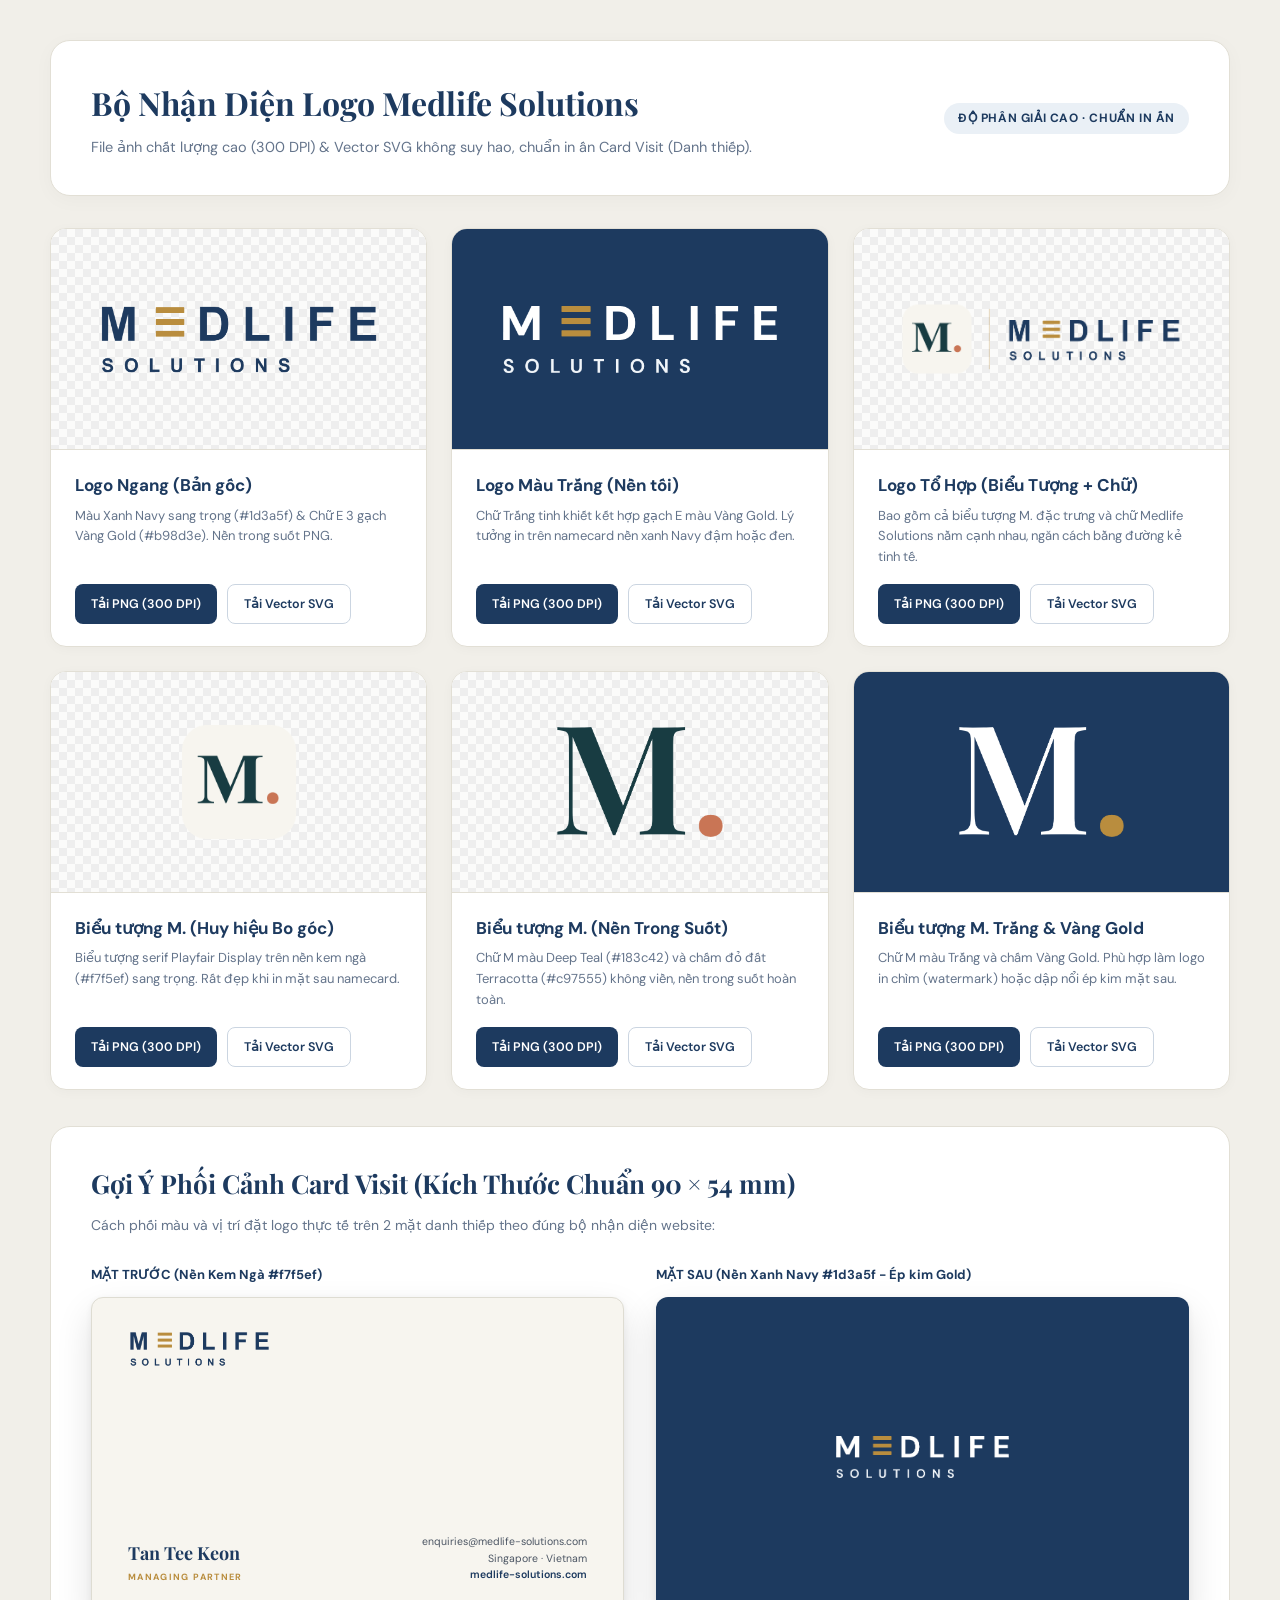
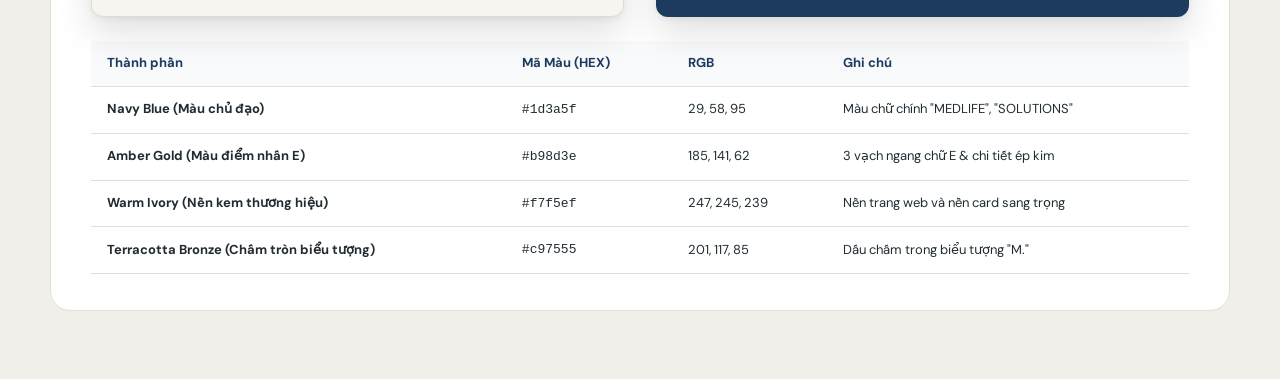
<file: assets/images/card-visit-logos/index.html>
<!DOCTYPE html>
<html lang="vi">
<head>
<meta charset="utf-8">
<meta name="viewport" content="width=device-width, initial-scale=1">
<title>Bộ Logo Medlife Solutions — Thiết kế & In ấn Card Visit</title>
<link rel="preconnect" href="https://fonts.googleapis.com">
<link rel="preconnect" href="https://fonts.gstatic.com" crossorigin>
<link href="https://fonts.googleapis.com/css2?family=DM+Sans:wght@400;500;600;700&family=Playfair+Display:ital,wght@0,500;0,600;1,500&display=swap" rel="stylesheet">
<style>
  :root {
    --navy: #1d3a5f;
    --navy-dark: #12243b;
    --teal: #183c42;
    --gold: #b98d3e;
    --gold-light: #e5c382;
    --cream: #f7f5ef;
    --cream-dark: #eae8df;
    --terracotta: #c97555;
    --border: #e2dfd5;
    --text-dark: #202c32;
    --text-muted: #64748b;
  }
  * { box-sizing: border-box; margin: 0; padding: 0; }
  body {
    font-family: 'DM Sans', sans-serif;
    background: #f1efe9;
    color: var(--text-dark);
    padding: 40px 24px;
    line-height: 1.6;
  }
  .container {
    max-width: 1180px;
    margin: 0 auto;
  }
  header {
    background: #ffffff;
    border-radius: 20px;
    padding: 36px 40px;
    margin-bottom: 32px;
    border: 1px solid var(--border);
    box-shadow: 0 4px 20px rgba(0,0,0,0.03);
    display: flex;
    justify-content: space-between;
    align-items: center;
    flex-wrap: wrap;
    gap: 20px;
  }
  .header-left h1 {
    font-family: 'Playfair Display', serif;
    font-size: 32px;
    color: var(--navy);
    margin-bottom: 8px;
  }
  .header-left p {
    color: var(--text-muted);
    font-size: 14.5px;
  }
  .badge {
    background: #eaf0f6;
    color: var(--navy);
    font-size: 12px;
    font-weight: 700;
    padding: 6px 14px;
    border-radius: 20px;
    letter-spacing: 0.05em;
  }

  .grid {
    display: grid;
    grid-template-columns: repeat(auto-fit, minmax(360px, 1fr));
    gap: 24px;
    margin-bottom: 36px;
  }
  .card {
    background: #ffffff;
    border: 1px solid var(--border);
    border-radius: 16px;
    overflow: hidden;
    box-shadow: 0 2px 12px rgba(0,0,0,0.03);
    display: flex;
    flex-direction: column;
  }
  .card-preview {
    padding: 40px 30px;
    min-height: 220px;
    display: flex;
    align-items: center;
    justify-content: center;
    position: relative;
  }
  .bg-transparent-pattern {
    background-color: #fbfbfa;
    background-image: 
      linear-gradient(45deg, #eee 25%, transparent 25%), 
      linear-gradient(-45deg, #eee 25%, transparent 25%), 
      linear-gradient(45deg, transparent 75%, #eee 75%), 
      linear-gradient(-45deg, transparent 75%, #eee 75%);
    background-size: 16px 16px;
    background-position: 0 0, 0 8px, 8px -8px, -8px 0px;
  }
  .bg-navy {
    background: var(--navy);
  }
  .bg-cream {
    background: var(--cream);
  }
  .card-preview img {
    max-width: 90%;
    max-height: 140px;
    object-fit: contain;
    transition: transform 0.25s ease;
  }
  .card-preview:hover img {
    transform: scale(1.04);
  }
  .card-info {
    padding: 22px 24px;
    border-top: 1px solid var(--border);
    flex: 1;
    display: flex;
    flex-direction: column;
    justify-content: space-between;
  }
  .card-info h3 {
    font-size: 17px;
    font-weight: 700;
    color: var(--navy);
    margin-bottom: 6px;
  }
  .card-info p {
    font-size: 13px;
    color: var(--text-muted);
    margin-bottom: 16px;
  }
  .btn-group {
    display: flex;
    gap: 10px;
    flex-wrap: wrap;
  }
  .btn {
    padding: 9px 16px;
    border-radius: 8px;
    font-size: 12.5px;
    font-weight: 600;
    text-decoration: none;
    display: inline-flex;
    align-items: center;
    gap: 6px;
    transition: all 0.15s;
    cursor: pointer;
  }
  .btn-primary {
    background: var(--navy);
    color: #ffffff;
  }
  .btn-primary:hover {
    background: var(--navy-dark);
  }
  .btn-outline {
    background: transparent;
    color: var(--navy);
    border: 1px solid #cbd5e1;
  }
  .btn-outline:hover {
    background: #f8fafc;
    border-color: var(--navy);
  }

  /* Business card mockup preview section */
  .mockup-section {
    background: #ffffff;
    border: 1px solid var(--border);
    border-radius: 20px;
    padding: 36px 40px;
    margin-bottom: 32px;
  }
  .mockup-section h2 {
    font-family: 'Playfair Display', serif;
    font-size: 26px;
    color: var(--navy);
    margin-bottom: 10px;
  }
  .mockup-section p {
    color: var(--text-muted);
    font-size: 14px;
    margin-bottom: 28px;
  }
  .cards-mockup-grid {
    display: grid;
    grid-template-columns: repeat(auto-fit, minmax(320px, 1fr));
    gap: 32px;
  }
  .business-card-box {
    aspect-ratio: 90 / 54;
    border-radius: 12px;
    box-shadow: 0 16px 36px rgba(0,0,0,0.12), 0 2px 6px rgba(0,0,0,0.06);
    padding: 32px 36px;
    display: flex;
    flex-direction: column;
    justify-content: space-between;
    position: relative;
    overflow: hidden;
  }
  .card-front {
    background: var(--cream);
    border: 1px solid #dedcd2;
    color: var(--text-dark);
  }
  .card-back {
    background: var(--navy);
    color: #ffffff;
    align-items: center;
    justify-content: center;
  }
  .card-front-top {
    display: flex;
    justify-content: space-between;
    align-items: flex-start;
  }
  .card-front-bottom {
    display: flex;
    justify-content: space-between;
    align-items: flex-end;
  }
  .contact-col {
    font-size: 10.5px;
    color: #4b5563;
    line-height: 1.6;
  }
  .contact-col strong {
    color: var(--navy);
  }
  .person-info h4 {
    font-family: 'Playfair Display', serif;
    font-size: 18px;
    color: var(--navy);
    margin-bottom: 2px;
  }
  .person-info span {
    font-size: 9px;
    letter-spacing: 0.15em;
    font-weight: 700;
    color: var(--gold);
    display: block;
  }

  .spec-table {
    width: 100%;
    border-collapse: collapse;
    margin-top: 24px;
    font-size: 13px;
  }
  .spec-table th, .spec-table td {
    padding: 12px 16px;
    text-align: left;
    border-bottom: 1px solid var(--border);
  }
  .spec-table th {
    background: #f8fafc;
    color: var(--navy);
    font-weight: 700;
  }
  .color-dot {
    display: inline-block;
    width: 12px;
    height: 12px;
    border-radius: 50%;
    margin-right: 6px;
    vertical-align: middle;
  }
</style>
</head>
<body>

<div class="container">
  <header>
    <div class="header-left">
      <h1>Bộ Nhận Diện Logo Medlife Solutions</h1>
      <p>File ảnh chất lượng cao (300 DPI) & Vector SVG không suy hao, chuẩn in ấn Card Visit (Danh thiếp).</p>
    </div>
    <span class="badge">ĐỘ PHÂN GIẢI CAO · CHUẨN IN ẤN</span>
  </header>

  <div class="grid">
    <!-- Card 1: Logo Ngang Gốc -->
    <div class="card">
      <div class="card-preview bg-transparent-pattern">
        <img src="logo-medlife-horizontal.png" alt="Logo Medlife Solutions Ngang">
      </div>
      <div class="card-info">
        <div>
          <h3>Logo Ngang (Bản gốc)</h3>
          <p>Màu Xanh Navy sang trọng (#1d3a5f) & Chữ E 3 gạch Vàng Gold (#b98d3e). Nền trong suốt PNG.</p>
        </div>
        <div class="btn-group">
          <a href="logo-medlife-horizontal.png" download class="btn btn-primary">Tải PNG (300 DPI)</a>
          <a href="logo-medlife-horizontal.svg" download class="btn btn-outline">Tải Vector SVG</a>
        </div>
      </div>
    </div>

    <!-- Card 2: Logo Trắng (Cho card tối màu) -->
    <div class="card">
      <div class="card-preview bg-navy">
        <img src="logo-medlife-white.png" alt="Logo Medlife Solutions Trắng">
      </div>
      <div class="card-info">
        <div>
          <h3>Logo Màu Trắng (Nền tối)</h3>
          <p>Chữ Trắng tinh khiết kết hợp gạch E màu Vàng Gold. Lý tưởng in trên namecard nền xanh Navy đậm hoặc đen.</p>
        </div>
        <div class="btn-group">
          <a href="logo-medlife-white.png" download class="btn btn-primary">Tải PNG (300 DPI)</a>
          <a href="logo-medlife-white.svg" download class="btn btn-outline">Tải Vector SVG</a>
        </div>
      </div>
    </div>

    <!-- Card 3: Logo Kết Hợp (Biểu Tượng + Chữ) -->
    <div class="card">
      <div class="card-preview bg-transparent-pattern">
        <img src="logo-medlife-combined.png" alt="Logo Medlife Solutions Combined">
      </div>
      <div class="card-info">
        <div>
          <h3>Logo Tổ Hợp (Biểu Tượng + Chữ)</h3>
          <p>Bao gồm cả biểu tượng M. đặc trưng và chữ Medlife Solutions nằm cạnh nhau, ngăn cách bằng đường kẻ tinh tế.</p>
        </div>
        <div class="btn-group">
          <a href="logo-medlife-combined.png" download class="btn btn-primary">Tải PNG (300 DPI)</a>
          <a href="logo-medlife-combined.svg" download class="btn btn-outline">Tải Vector SVG</a>
        </div>
      </div>
    </div>

    <!-- Card 4: Biểu Tượng M. Badge -->
    <div class="card">
      <div class="card-preview bg-transparent-pattern">
        <img src="logo-monogram-badge.png" alt="Biểu tượng M. Badge" style="max-height: 120px;">
      </div>
      <div class="card-info">
        <div>
          <h3>Biểu tượng M. (Huy hiệu Bo góc)</h3>
          <p>Biểu tượng serif Playfair Display trên nền kem ngà (#f7f5ef) sang trọng. Rất đẹp khi in mặt sau namecard.</p>
        </div>
        <div class="btn-group">
          <a href="logo-monogram-badge.png" download class="btn btn-primary">Tải PNG (300 DPI)</a>
          <a href="logo-monogram-badge.svg" download class="btn btn-outline">Tải Vector SVG</a>
        </div>
      </div>
    </div>

    <!-- Card 5: Biểu tượng M. Trong Suốt -->
    <div class="card">
      <div class="card-preview bg-transparent-pattern">
        <img src="logo-monogram-transparent.png" alt="Biểu tượng M. Trong Suốt" style="max-height: 120px;">
      </div>
      <div class="card-info">
        <div>
          <h3>Biểu tượng M. (Nền Trong Suốt)</h3>
          <p>Chữ M màu Deep Teal (#183c42) và chấm đỏ đất Terracotta (#c97555) không viền, nền trong suốt hoàn toàn.</p>
        </div>
        <div class="btn-group">
          <a href="logo-monogram-transparent.png" download class="btn btn-primary">Tải PNG (300 DPI)</a>
          <a href="logo-monogram-transparent.svg" download class="btn btn-outline">Tải Vector SVG</a>
        </div>
      </div>
    </div>

    <!-- Card 6: Biểu tượng M. Trắng -->
    <div class="card">
      <div class="card-preview bg-navy">
        <img src="logo-monogram-white.png" alt="Biểu tượng M. Trắng" style="max-height: 120px;">
      </div>
      <div class="card-info">
        <div>
          <h3>Biểu tượng M. Trắng & Vàng Gold</h3>
          <p>Chữ M màu Trắng và chấm Vàng Gold. Phù hợp làm logo in chìm (watermark) hoặc dập nổi ép kim mặt sau.</p>
        </div>
        <div class="btn-group">
          <a href="logo-monogram-white.png" download class="btn btn-primary">Tải PNG (300 DPI)</a>
          <a href="logo-monogram-white.svg" download class="btn btn-outline">Tải Vector SVG</a>
        </div>
      </div>
    </div>
  </div>

  <!-- Mockup Preview 90x54mm -->
  <div class="mockup-section">
    <h2>Gợi Ý Phối Cảnh Card Visit (Kích Thước Chuẩn 90 × 54 mm)</h2>
    <p>Cách phối màu và vị trí đặt logo thực tế trên 2 mặt danh thiếp theo đúng bộ nhận diện website:</p>

    <div class="cards-mockup-grid">
      <!-- Mặt Trước -->
      <div>
        <div style="font-size: 13px; font-weight: 700; color: var(--navy); margin-bottom: 12px;">MẶT TRƯỚC (Nền Kem Ngà #f7f5ef)</div>
        <div class="business-card-box card-front">
          <div class="card-front-top">
            <img src="logo-medlife-horizontal.png" alt="Medlife Solutions Logo" style="height: 38px;">
          </div>
          <div class="card-front-bottom">
            <div class="person-info">
              <h4>Tan Tee Keon</h4>
              <span>MANAGING PARTNER</span>
            </div>
            <div class="contact-col" style="text-align: right;">
              <div>enquiries@medlife-solutions.com</div>
              <div>Singapore · Vietnam</div>
              <div style="font-weight: 600; color: var(--navy);">medlife-solutions.com</div>
            </div>
          </div>
        </div>
      </div>

      <!-- Mặt Sau -->
      <div>
        <div style="font-size: 13px; font-weight: 700; color: var(--navy); margin-bottom: 12px;">MẶT SAU (Nền Xanh Navy #1d3a5f - Ép kim Gold)</div>
        <div class="business-card-box card-back">
          <img src="logo-medlife-white.png" alt="Medlife Solutions Logo Trắng" style="height: 48px;">
        </div>
      </div>
    </div>

    <!-- Bảng thông số màu sắc -->
    <table class="spec-table">
      <thead>
        <tr>
          <th>Thành phần</th>
          <th>Mã Màu (HEX)</th>
          <th>RGB</th>
          <th>Ghi chú</th>
        </tr>
      </thead>
      <tbody>
        <tr>
          <td><strong>Navy Blue (Màu chủ đạo)</strong></td>
          <td><code>#1d3a5f</code></td>
          <td>29, 58, 95</td>
          <td>Màu chữ chính "MEDLIFE", "SOLUTIONS"</td>
        </tr>
        <tr>
          <td><strong>Amber Gold (Màu điểm nhấn E)</strong></td>
          <td><code>#b98d3e</code></td>
          <td>185, 141, 62</td>
          <td>3 vạch ngang chữ E & chi tiết ép kim</td>
        </tr>
        <tr>
          <td><strong>Warm Ivory (Nền kem thương hiệu)</strong></td>
          <td><code>#f7f5ef</code></td>
          <td>247, 245, 239</td>
          <td>Nền trang web và nền card sang trọng</td>
        </tr>
        <tr>
          <td><strong>Terracotta Bronze (Chấm tròn biểu tượng)</strong></td>
          <td><code>#c97555</code></td>
          <td>201, 117, 85</td>
          <td>Dấu chấm trong biểu tượng "M."</td>
        </tr>
      </tbody>
    </table>
  </div>
</div>

</body>
</html>
</file>
<file: assets/css/style.css>
@import"https://fonts.googleapis.com/css2?family=DM+Sans:wght@400;500;600;700&family=Playfair+Display:ital,wght@0,500;0,600;1,500;1,600&display=swap";/*! tailwindcss v4.1.14 | MIT License | https://tailwindcss.com */@layer properties{@supports (((-webkit-hyphens:none)) and (not (margin-trim:inline))) or ((-moz-orient:inline) and (not (color:rgb(from red r g b)))){*,:before,:after,::backdrop{--tw-translate-x:0;--tw-translate-y:0;--tw-translate-z:0;--tw-rotate-x:initial;--tw-rotate-y:initial;--tw-rotate-z:initial;--tw-skew-x:initial;--tw-skew-y:initial;--tw-border-style:solid;--tw-leading:initial;--tw-font-weight:initial;--tw-tracking:initial;--tw-ordinal:initial;--tw-slashed-zero:initial;--tw-numeric-figure:initial;--tw-numeric-spacing:initial;--tw-numeric-fraction:initial;--tw-shadow:0 0 #0000;--tw-shadow-color:initial;--tw-shadow-alpha:100%;--tw-inset-shadow:0 0 #0000;--tw-inset-shadow-color:initial;--tw-inset-shadow-alpha:100%;--tw-ring-color:initial;--tw-ring-shadow:0 0 #0000;--tw-inset-ring-color:initial;--tw-inset-ring-shadow:0 0 #0000;--tw-ring-inset:initial;--tw-ring-offset-width:0px;--tw-ring-offset-color:#fff;--tw-ring-offset-shadow:0 0 #0000;--tw-outline-style:solid;--tw-duration:initial;--tw-ease:initial;--tw-content:"";--tw-animation-delay:0s;--tw-animation-direction:normal;--tw-animation-duration:initial;--tw-animation-fill-mode:none;--tw-animation-iteration-count:1;--tw-enter-blur:0;--tw-enter-opacity:1;--tw-enter-rotate:0;--tw-enter-scale:1;--tw-enter-translate-x:0;--tw-enter-translate-y:0;--tw-exit-blur:0;--tw-exit-opacity:1;--tw-exit-rotate:0;--tw-exit-scale:1;--tw-exit-translate-x:0;--tw-exit-translate-y:0}}}@layer theme{:root,:host{--font-sans:ui-sans-serif,system-ui,sans-serif,"Apple Color Emoji","Segoe UI Emoji","Segoe UI Symbol","Noto Color Emoji";--font-mono:ui-monospace,SFMono-Regular,Menlo,Monaco,Consolas,"Liberation Mono","Courier New",monospace;--color-purple-400:oklch(71.4% .203 305.504);--color-purple-500:oklch(62.7% .265 303.9);--color-purple-700:oklch(49.6% .265 301.924);--color-gray-600:oklch(44.6% .03 256.802);--color-gray-900:oklch(21% .034 264.665);--color-black:#000;--color-white:#fff;--spacing:.25rem;--container-sm:24rem;--container-lg:32rem;--container-2xl:42rem;--text-xs:.75rem;--text-xs--line-height:calc(1/.75);--text-sm:.875rem;--text-sm--line-height:calc(1.25/.875);--text-base:1rem;--text-base--line-height: 1.5 ;--text-lg:1.125rem;--text-lg--line-height:calc(1.75/1.125);--text-xl:1.25rem;--text-xl--line-height:calc(1.75/1.25);--text-5xl:3rem;--text-5xl--line-height:1;--font-weight-normal:400;--font-weight-medium:500;--font-weight-semibold:600;--font-weight-bold:700;--tracking-tight:-.025em;--tracking-widest:.1em;--leading-snug:1.375;--leading-normal:1.5;--leading-relaxed:1.625;--radius-xs:.125rem;--radius-sm:calc(var(--radius) - 4px);--radius-md:calc(var(--radius) - 2px);--radius-lg:var(--radius);--radius-xl:calc(var(--radius) + 4px);--ease-in-out:cubic-bezier(.4,0,.2,1);--animate-spin:spin 1s linear infinite;--animate-pulse:pulse 2s cubic-bezier(.4,0,.6,1)infinite;--aspect-video:16/9;--default-transition-duration:.15s;--default-transition-timing-function:cubic-bezier(.4,0,.2,1);--default-font-family:var(--font-sans);--default-mono-font-family:var(--font-mono);--color-background:var(--background);--color-foreground:var(--foreground);--color-card:var(--card);--color-card-foreground:var(--card-foreground);--color-popover:var(--popover);--color-popover-foreground:var(--popover-foreground);--color-primary:var(--primary);--color-primary-foreground:var(--primary-foreground);--color-secondary:var(--secondary);--color-secondary-foreground:var(--secondary-foreground);--color-muted:var(--muted);--color-muted-foreground:var(--muted-foreground);--color-accent:var(--accent);--color-accent-foreground:var(--accent-foreground);--color-destructive:var(--destructive);--color-border:var(--border);--color-input:var(--input);--color-ring:var(--ring);--color-chart-1:var(--chart-1);--color-chart-2:var(--chart-2);--color-chart-3:var(--chart-3);--color-chart-4:var(--chart-4);--color-chart-5:var(--chart-5);--color-sidebar:var(--sidebar);--color-sidebar-foreground:var(--sidebar-foreground);--color-sidebar-primary:var(--sidebar-primary);--color-sidebar-primary-foreground:var(--sidebar-primary-foreground);--color-sidebar-accent:var(--sidebar-accent);--color-sidebar-accent-foreground:var(--sidebar-accent-foreground);--color-sidebar-border:var(--sidebar-border);--color-sidebar-ring:var(--sidebar-ring)}}@layer base{*,:after,:before,::backdrop{box-sizing:border-box;border:0 solid;margin:0;padding:0}::file-selector-button{box-sizing:border-box;border:0 solid;margin:0;padding:0}html,:host{-webkit-text-size-adjust:100%;tab-size:4;line-height:1.5;font-family:var(--default-font-family,ui-sans-serif,system-ui,sans-serif,"Apple Color Emoji","Segoe UI Emoji","Segoe UI Symbol","Noto Color Emoji");font-feature-settings:var(--default-font-feature-settings,normal);font-variation-settings:var(--default-font-variation-settings,normal);-webkit-tap-highlight-color:transparent}hr{height:0;color:inherit;border-top-width:1px}abbr:where([title]){-webkit-text-decoration:underline dotted;text-decoration:underline dotted}h1,h2,h3,h4,h5,h6{font-size:inherit;font-weight:inherit}a{color:inherit;-webkit-text-decoration:inherit;text-decoration:inherit}b,strong{font-weight:bolder}code,kbd,samp,pre{font-family:var(--default-mono-font-family,ui-monospace,SFMono-Regular,Menlo,Monaco,Consolas,"Liberation Mono","Courier New",monospace);font-feature-settings:var(--default-mono-font-feature-settings,normal);font-variation-settings:var(--default-mono-font-variation-settings,normal);font-size:1em}small{font-size:80%}sub,sup{vertical-align:baseline;font-size:75%;line-height:0;position:relative}sub{bottom:-.25em}sup{top:-.5em}table{text-indent:0;border-color:inherit;border-collapse:collapse}:-moz-focusring{outline:auto}progress{vertical-align:baseline}summary{display:list-item}ol,ul,menu{list-style:none}img,svg,video,canvas,audio,iframe,embed,object{vertical-align:middle;display:block}img,video{max-width:100%;height:auto}button,input,select,optgroup,textarea{font:inherit;font-feature-settings:inherit;font-variation-settings:inherit;letter-spacing:inherit;color:inherit;opacity:1;background-color:#0000;border-radius:0}::file-selector-button{font:inherit;font-feature-settings:inherit;font-variation-settings:inherit;letter-spacing:inherit;color:inherit;opacity:1;background-color:#0000;border-radius:0}:where(select:is([multiple],[size])) optgroup{font-weight:bolder}:where(select:is([multiple],[size])) optgroup option{padding-inline-start:20px}::file-selector-button{margin-inline-end:4px}::placeholder{opacity:1}@supports (not ((-webkit-appearance:-apple-pay-button))) or (contain-intrinsic-size:1px){::placeholder{color:currentColor}@supports (color:color-mix(in lab,red,red)){::placeholder{color:color-mix(in oklab,currentcolor 50%,transparent)}}}textarea{resize:vertical}::-webkit-search-decoration{-webkit-appearance:none}::-webkit-date-and-time-value{min-height:1lh;text-align:inherit}::-webkit-datetime-edit{display:inline-flex}::-webkit-datetime-edit-fields-wrapper{padding:0}::-webkit-datetime-edit{padding-block:0}::-webkit-datetime-edit-year-field{padding-block:0}::-webkit-datetime-edit-month-field{padding-block:0}::-webkit-datetime-edit-day-field{padding-block:0}::-webkit-datetime-edit-hour-field{padding-block:0}::-webkit-datetime-edit-minute-field{padding-block:0}::-webkit-datetime-edit-second-field{padding-block:0}::-webkit-datetime-edit-millisecond-field{padding-block:0}::-webkit-datetime-edit-meridiem-field{padding-block:0}::-webkit-calendar-picker-indicator{line-height:1}:-moz-ui-invalid{box-shadow:none}button,input:where([type=button],[type=reset],[type=submit]){appearance:button}::file-selector-button{appearance:button}::-webkit-inner-spin-button{height:auto}::-webkit-outer-spin-button{height:auto}[hidden]:where(:not([hidden=until-found])){display:none!important}*{border-color:var(--border);outline-color:var(--ring)}@supports (color:color-mix(in lab,red,red)){*{outline-color:color-mix(in oklab,var(--ring)50%,transparent)}}body{background-color:var(--background);color:var(--foreground)}}@layer components;@layer utilities{.\@container\/card-header{container:card-header/inline-size}.\@container\/field-group{container:field-group/inline-size}.pointer-events-none{pointer-events:none}.invisible{visibility:hidden}.visible{visibility:visible}.sr-only{clip-path:inset(50%);white-space:nowrap;border-width:0;width:1px;height:1px;margin:-1px;padding:0;position:absolute;overflow:hidden}.absolute{position:absolute}.fixed{position:fixed}.relative{position:relative}.inset-0{inset:calc(var(--spacing)*0)}.inset-x-0{inset-inline:calc(var(--spacing)*0)}.inset-y-0{inset-block:calc(var(--spacing)*0)}.-top-12{top:calc(var(--spacing)*-12)}.top-0{top:calc(var(--spacing)*0)}.top-1\.5{top:calc(var(--spacing)*1.5)}.top-1\/2{top:50%}.top-3\.5{top:calc(var(--spacing)*3.5)}.top-4{top:calc(var(--spacing)*4)}.top-\[1px\]{top:1px}.top-\[50\%\]{top:50%}.top-\[60\%\]{top:60%}.top-full{top:100%}.-right-12{right:calc(var(--spacing)*-12)}.right-0{right:calc(var(--spacing)*0)}.right-1{right:calc(var(--spacing)*1)}.right-2{right:calc(var(--spacing)*2)}.right-3{right:calc(var(--spacing)*3)}.right-4{right:calc(var(--spacing)*4)}.-bottom-12{bottom:calc(var(--spacing)*-12)}.bottom-0{bottom:calc(var(--spacing)*0)}.-left-12{left:calc(var(--spacing)*-12)}.left-0{left:calc(var(--spacing)*0)}.left-1\/2{left:50%}.left-2{left:calc(var(--spacing)*2)}.left-\[50\%\]{left:50%}.isolate{isolation:isolate}.z-10{z-index:10}.z-20{z-index:20}.z-50{z-index:50}.z-\[1\]{z-index:1}.order-first{order:-9999}.order-last{order:9999}.col-start-2{grid-column-start:2}.row-span-2{grid-row:span 2/span 2}.row-start-1{grid-row-start:1}.container{width:100%}@media(min-width:40rem){.container{max-width:40rem}}@media(min-width:48rem){.container{max-width:48rem}}@media(min-width:64rem){.container{max-width:64rem}}@media(min-width:80rem){.container{max-width:80rem}}@media(min-width:96rem){.container{max-width:96rem}}.\!m-0{margin:calc(var(--spacing)*0)!important}.-mx-1{margin-inline:calc(var(--spacing)*-1)}.mx-2{margin-inline:calc(var(--spacing)*2)}.mx-3\.5{margin-inline:calc(var(--spacing)*3.5)}.mx-auto{margin-inline:auto}.-my-2{margin-block:calc(var(--spacing)*-2)}.my-0{margin-block:calc(var(--spacing)*0)}.my-0\.5{margin-block:calc(var(--spacing)*.5)}.my-1{margin-block:calc(var(--spacing)*1)}.-mt-4{margin-top:calc(var(--spacing)*-4)}.mt-1\.5{margin-top:calc(var(--spacing)*1.5)}.mt-2{margin-top:calc(var(--spacing)*2)}.mt-4{margin-top:calc(var(--spacing)*4)}.mt-auto{margin-top:auto}.mr-\[5px\]{margin-right:5px}.mb-2{margin-bottom:calc(var(--spacing)*2)}.mb-3{margin-bottom:calc(var(--spacing)*3)}.mb-4{margin-bottom:calc(var(--spacing)*4)}.-ml-4{margin-left:calc(var(--spacing)*-4)}.ml-1{margin-left:calc(var(--spacing)*1)}.ml-4{margin-left:calc(var(--spacing)*4)}.ml-auto{margin-left:auto}.line-clamp-1{-webkit-line-clamp:1;-webkit-box-orient:vertical;display:-webkit-box;overflow:hidden}.line-clamp-2{-webkit-line-clamp:2;-webkit-box-orient:vertical;display:-webkit-box;overflow:hidden}.block{display:block}.flex{display:flex}.grid{display:grid}.hidden{display:none}.inline{display:inline}.inline-flex{display:inline-flex}.table{display:table}.table-caption{display:table-caption}.table-cell{display:table-cell}.table-row{display:table-row}.field-sizing-content{field-sizing:content}.aspect-square{aspect-ratio:1}.aspect-video{aspect-ratio:var(--aspect-video)}.size-\(--cell-size\){width:var(--cell-size);height:var(--cell-size)}.size-2{width:calc(var(--spacing)*2);height:calc(var(--spacing)*2)}.size-2\.5{width:calc(var(--spacing)*2.5);height:calc(var(--spacing)*2.5)}.size-3{width:calc(var(--spacing)*3);height:calc(var(--spacing)*3)}.size-3\.5{width:calc(var(--spacing)*3.5);height:calc(var(--spacing)*3.5)}.size-4{width:calc(var(--spacing)*4);height:calc(var(--spacing)*4)}.size-6{width:calc(var(--spacing)*6);height:calc(var(--spacing)*6)}.size-7{width:calc(var(--spacing)*7);height:calc(var(--spacing)*7)}.size-8{width:calc(var(--spacing)*8);height:calc(var(--spacing)*8)}.size-9{width:calc(var(--spacing)*9);height:calc(var(--spacing)*9)}.size-10{width:calc(var(--spacing)*10);height:calc(var(--spacing)*10)}.size-auto{width:auto;height:auto}.size-full{width:100%;height:100%}.h-\(--cell-size\){height:var(--cell-size)}.h-1\.5{height:calc(var(--spacing)*1.5)}.h-2{height:calc(var(--spacing)*2)}.h-2\.5{height:calc(var(--spacing)*2.5)}.h-4{height:calc(var(--spacing)*4)}.h-5{height:calc(var(--spacing)*5)}.h-6{height:calc(var(--spacing)*6)}.h-7{height:calc(var(--spacing)*7)}.h-8{height:calc(var(--spacing)*8)}.h-9{height:calc(var(--spacing)*9)}.h-10{height:calc(var(--spacing)*10)}.h-12{height:calc(var(--spacing)*12)}.h-\[1\.15rem\]{height:1.15rem}.h-\[calc\(100\%-1px\)\]{height:calc(100% - 1px)}.h-\[var\(--radix-navigation-menu-viewport-height\)\]{height:var(--radix-navigation-menu-viewport-height)}.h-\[var\(--radix-select-trigger-height\)\]{height:var(--radix-select-trigger-height)}.h-auto{height:auto}.h-full{height:100%}.h-px{height:1px}.h-screen{height:100vh}.h-svh{height:100svh}.max-h-\(--radix-context-menu-content-available-height\){max-height:var(--radix-context-menu-content-available-height)}.max-h-\(--radix-dropdown-menu-content-available-height\){max-height:var(--radix-dropdown-menu-content-available-height)}.max-h-\(--radix-select-content-available-height\){max-height:var(--radix-select-content-available-height)}.max-h-\[300px\]{max-height:300px}.min-h-0{min-height:calc(var(--spacing)*0)}.min-h-4{min-height:calc(var(--spacing)*4)}.min-h-16{min-height:calc(var(--spacing)*16)}.min-h-svh{min-height:100svh}.w-\(--cell-size\){width:var(--cell-size)}.w-\(--sidebar-width\){width:var(--sidebar-width)}.w-0{width:calc(var(--spacing)*0)}.w-1{width:calc(var(--spacing)*1)}.w-2{width:calc(var(--spacing)*2)}.w-2\.5{width:calc(var(--spacing)*2.5)}.w-3{width:calc(var(--spacing)*3)}.w-3\/4{width:75%}.w-4{width:calc(var(--spacing)*4)}.w-5{width:calc(var(--spacing)*5)}.w-8{width:calc(var(--spacing)*8)}.w-9{width:calc(var(--spacing)*9)}.w-64{width:calc(var(--spacing)*64)}.w-72{width:calc(var(--spacing)*72)}.w-\[100px\]{width:100px}.w-auto{width:auto}.w-fit{width:fit-content}.w-full{width:100%}.w-max{width:max-content}.w-px{width:1px}.max-w-\(--skeleton-width\){max-width:var(--skeleton-width)}.max-w-2xl{max-width:var(--container-2xl)}.max-w-\[calc\(100\%-2rem\)\]{max-width:calc(100% - 2rem)}.max-w-max{max-width:max-content}.max-w-sm{max-width:var(--container-sm)}.min-w-\(--cell-size\){min-width:var(--cell-size)}.min-w-0{min-width:calc(var(--spacing)*0)}.min-w-5{min-width:calc(var(--spacing)*5)}.min-w-8{min-width:calc(var(--spacing)*8)}.min-w-9{min-width:calc(var(--spacing)*9)}.min-w-10{min-width:calc(var(--spacing)*10)}.min-w-\[8rem\]{min-width:8rem}.min-w-\[12rem\]{min-width:12rem}.min-w-\[var\(--radix-select-trigger-width\)\]{min-width:var(--radix-select-trigger-width)}.flex-1{flex:1}.shrink{flex-shrink:1}.shrink-0{flex-shrink:0}.grow{flex-grow:1}.grow-0{flex-grow:0}.basis-full{flex-basis:100%}.caption-bottom{caption-side:bottom}.border-collapse{border-collapse:collapse}.origin-\(--radix-context-menu-content-transform-origin\){transform-origin:var(--radix-context-menu-content-transform-origin)}.origin-\(--radix-dropdown-menu-content-transform-origin\){transform-origin:var(--radix-dropdown-menu-content-transform-origin)}.origin-\(--radix-hover-card-content-transform-origin\){transform-origin:var(--radix-hover-card-content-transform-origin)}.origin-\(--radix-menubar-content-transform-origin\){transform-origin:var(--radix-menubar-content-transform-origin)}.origin-\(--radix-popover-content-transform-origin\){transform-origin:var(--radix-popover-content-transform-origin)}.origin-\(--radix-select-content-transform-origin\){transform-origin:var(--radix-select-content-transform-origin)}.origin-\(--radix-tooltip-content-transform-origin\){transform-origin:var(--radix-tooltip-content-transform-origin)}.-translate-x-1\/2{--tw-translate-x: -50% ;translate:var(--tw-translate-x)var(--tw-translate-y)}.-translate-x-px{--tw-translate-x:-1px;translate:var(--tw-translate-x)var(--tw-translate-y)}.translate-x-\[-50\%\]{--tw-translate-x:-50%;translate:var(--tw-translate-x)var(--tw-translate-y)}.translate-x-px{--tw-translate-x:1px;translate:var(--tw-translate-x)var(--tw-translate-y)}.-translate-y-1\/2{--tw-translate-y: -50% ;translate:var(--tw-translate-x)var(--tw-translate-y)}.translate-y-0\.5{--tw-translate-y:calc(var(--spacing)*.5);translate:var(--tw-translate-x)var(--tw-translate-y)}.translate-y-\[-50\%\]{--tw-translate-y:-50%;translate:var(--tw-translate-x)var(--tw-translate-y)}.translate-y-\[calc\(-50\%_-_2px\)\]{--tw-translate-y: calc(-50% - 2px) ;translate:var(--tw-translate-x)var(--tw-translate-y)}.rotate-45{rotate:45deg}.rotate-90{rotate:90deg}.transform{transform:var(--tw-rotate-x,)var(--tw-rotate-y,)var(--tw-rotate-z,)var(--tw-skew-x,)var(--tw-skew-y,)}.animate-caret-blink{animation:1.25s ease-out infinite caret-blink}.animate-in{animation:enter var(--tw-animation-duration,var(--tw-duration,.15s))var(--tw-ease,ease)var(--tw-animation-delay,0s)var(--tw-animation-iteration-count,1)var(--tw-animation-direction,normal)var(--tw-animation-fill-mode,none)}.animate-pulse{animation:var(--animate-pulse)}.animate-spin{animation:var(--animate-spin)}.cursor-default{cursor:default}.cursor-text{cursor:text}.touch-none{touch-action:none}.resize-none{resize:none}.scroll-my-1{scroll-margin-block:calc(var(--spacing)*1)}.scroll-py-1{scroll-padding-block:calc(var(--spacing)*1)}.list-disc{list-style-type:disc}.list-none{list-style-type:none}.appearance-none{appearance:none}.auto-rows-min{grid-auto-rows:min-content}.grid-cols-\[0_1fr\]{grid-template-columns:0 1fr}.grid-rows-\[auto_auto\]{grid-template-rows:auto auto}.flex-col{flex-direction:column}.flex-col-reverse{flex-direction:column-reverse}.flex-row{flex-direction:row}.flex-wrap{flex-wrap:wrap}.place-items-center{place-items:center}.content-center{align-content:center}.items-center{align-items:center}.items-end{align-items:flex-end}.items-start{align-items:flex-start}.items-stretch{align-items:stretch}.justify-between{justify-content:space-between}.justify-center{justify-content:center}.justify-start{justify-content:flex-start}.justify-items-start{justify-items:start}.gap-0\.5{gap:calc(var(--spacing)*.5)}.gap-1{gap:calc(var(--spacing)*1)}.gap-1\.5{gap:calc(var(--spacing)*1.5)}.gap-2{gap:calc(var(--spacing)*2)}.gap-2\.5{gap:calc(var(--spacing)*2.5)}.gap-3{gap:calc(var(--spacing)*3)}.gap-4{gap:calc(var(--spacing)*4)}.gap-6{gap:calc(var(--spacing)*6)}.gap-7{gap:calc(var(--spacing)*7)}.gap-y-0\.5{row-gap:calc(var(--spacing)*.5)}.self-start{align-self:flex-start}.self-stretch{align-self:stretch}.justify-self-end{justify-self:flex-end}.overflow-auto{overflow:auto}.overflow-hidden{overflow:hidden}.overflow-x-auto{overflow-x:auto}.overflow-x-hidden{overflow-x:hidden}.overflow-y-auto{overflow-y:auto}.rounded-\[2px\]{border-radius:2px}.rounded-\[4px\]{border-radius:4px}.rounded-\[calc\(var\(--radius\)-5px\)\]{border-radius:calc(var(--radius) - 5px)}.rounded-\[inherit\]{border-radius:inherit}.rounded-full{border-radius:3.40282e38px}.rounded-lg{border-radius:var(--radius)}.rounded-md{border-radius:calc(var(--radius) - 2px)}.rounded-none{border-radius:0}.rounded-sm{border-radius:calc(var(--radius) - 4px)}.rounded-xl{border-radius:calc(var(--radius) + 4px)}.rounded-xs{border-radius:var(--radius-xs)}.rounded-l-md{border-top-left-radius:calc(var(--radius) - 2px);border-bottom-left-radius:calc(var(--radius) - 2px)}.rounded-tl-sm{border-top-left-radius:calc(var(--radius) - 4px)}.rounded-r-md{border-top-right-radius:calc(var(--radius) - 2px);border-bottom-right-radius:calc(var(--radius) - 2px)}.border{border-style:var(--tw-border-style);border-width:1px}.border-0{border-style:var(--tw-border-style);border-width:0}.border-\[1\.5px\]{border-style:var(--tw-border-style);border-width:1.5px}.border-y{border-block-style:var(--tw-border-style);border-block-width:1px}.border-t{border-top-style:var(--tw-border-style);border-top-width:1px}.border-r{border-right-style:var(--tw-border-style);border-right-width:1px}.border-b{border-bottom-style:var(--tw-border-style);border-bottom-width:1px}.border-l{border-left-style:var(--tw-border-style);border-left-width:1px}.border-dashed{--tw-border-style:dashed;border-style:dashed}.border-\(--color-border\){border-color:var(--color-border)}.border-border,.border-border\/50{border-color:var(--border)}@supports (color:color-mix(in lab,red,red)){.border-border\/50{border-color:color-mix(in oklab,var(--border)50%,transparent)}}.border-input{border-color:var(--input)}.border-primary{border-color:var(--primary)}.border-sidebar-border{border-color:var(--sidebar-border)}.border-transparent{border-color:#0000}.border-t-transparent{border-top-color:#0000}.border-l-transparent{border-left-color:#0000}.bg-\(--color-bg\){background-color:var(--color-bg)}.bg-accent{background-color:var(--accent)}.bg-background{background-color:var(--background)}.bg-black\/50{background-color:#00000080}@supports (color:color-mix(in lab,red,red)){.bg-black\/50{background-color:color-mix(in oklab,var(--color-black)50%,transparent)}}.bg-border{background-color:var(--border)}.bg-card{background-color:var(--card)}.bg-destructive{background-color:var(--destructive)}.bg-foreground{background-color:var(--foreground)}.bg-input{background-color:var(--input)}.bg-muted,.bg-muted\/50{background-color:var(--muted)}@supports (color:color-mix(in lab,red,red)){.bg-muted\/50{background-color:color-mix(in oklab,var(--muted)50%,transparent)}}.bg-popover{background-color:var(--popover)}.bg-primary,.bg-primary\/20{background-color:var(--primary)}@supports (color:color-mix(in lab,red,red)){.bg-primary\/20{background-color:color-mix(in oklab,var(--primary)20%,transparent)}}.bg-purple-500{background-color:var(--color-purple-500)}.bg-secondary{background-color:var(--secondary)}.bg-sidebar{background-color:var(--sidebar)}.bg-sidebar-border{background-color:var(--sidebar-border)}.bg-transparent{background-color:#0000}.bg-white{background-color:var(--color-white)}.fill-current{fill:currentColor}.fill-foreground{fill:var(--foreground)}.fill-primary{fill:var(--primary)}.p-0{padding:calc(var(--spacing)*0)}.p-1{padding:calc(var(--spacing)*1)}.p-2{padding:calc(var(--spacing)*2)}.p-3{padding:calc(var(--spacing)*3)}.p-4{padding:calc(var(--spacing)*4)}.p-6{padding:calc(var(--spacing)*6)}.p-\[3px\]{padding:3px}.p-px{padding:1px}.px-\(--cell-size\){padding-inline:var(--cell-size)}.px-1{padding-inline:calc(var(--spacing)*1)}.px-1\.5{padding-inline:calc(var(--spacing)*1.5)}.px-2{padding-inline:calc(var(--spacing)*2)}.px-2\.5{padding-inline:calc(var(--spacing)*2.5)}.px-3{padding-inline:calc(var(--spacing)*3)}.px-4{padding-inline:calc(var(--spacing)*4)}.px-6{padding-inline:calc(var(--spacing)*6)}.py-0\.5{padding-block:calc(var(--spacing)*.5)}.py-1{padding-block:calc(var(--spacing)*1)}.py-1\.5{padding-block:calc(var(--spacing)*1.5)}.py-2{padding-block:calc(var(--spacing)*2)}.py-3{padding-block:calc(var(--spacing)*3)}.py-4{padding-block:calc(var(--spacing)*4)}.py-6{padding-block:calc(var(--spacing)*6)}.pt-0{padding-top:calc(var(--spacing)*0)}.pt-3{padding-top:calc(var(--spacing)*3)}.pt-4{padding-top:calc(var(--spacing)*4)}.pr-1{padding-right:calc(var(--spacing)*1)}.pr-2{padding-right:calc(var(--spacing)*2)}.pr-2\.5{padding-right:calc(var(--spacing)*2.5)}.pr-3{padding-right:calc(var(--spacing)*3)}.pr-8{padding-right:calc(var(--spacing)*8)}.pb-3{padding-bottom:calc(var(--spacing)*3)}.pb-4{padding-bottom:calc(var(--spacing)*4)}.pl-2{padding-left:calc(var(--spacing)*2)}.pl-3{padding-left:calc(var(--spacing)*3)}.pl-4{padding-left:calc(var(--spacing)*4)}.pl-8{padding-left:calc(var(--spacing)*8)}.text-center{text-align:center}.text-left{text-align:left}.align-middle{vertical-align:middle}.font-mono{font-family:var(--font-mono)}.font-sans{font-family:var(--font-sans)}.text-5xl{font-size:var(--text-5xl);line-height:var(--tw-leading,var(--text-5xl--line-height))}.text-base{font-size:var(--text-base);line-height:var(--tw-leading,var(--text-base--line-height))}.text-lg{font-size:var(--text-lg);line-height:var(--tw-leading,var(--text-lg--line-height))}.text-sm{font-size:var(--text-sm);line-height:var(--tw-leading,var(--text-sm--line-height))}.text-sm\/relaxed{font-size:var(--text-sm);line-height:var(--leading-relaxed)}.text-xl{font-size:var(--text-xl);line-height:var(--tw-leading,var(--text-xl--line-height))}.text-xs{font-size:var(--text-xs);line-height:var(--tw-leading,var(--text-xs--line-height))}.text-\[0\.8rem\]{font-size:.8rem}.leading-none{--tw-leading:1;line-height:1}.leading-normal{--tw-leading:var(--leading-normal);line-height:var(--leading-normal)}.leading-snug{--tw-leading:var(--leading-snug);line-height:var(--leading-snug)}.font-bold{--tw-font-weight:var(--font-weight-bold);font-weight:var(--font-weight-bold)}.font-medium{--tw-font-weight:var(--font-weight-medium);font-weight:var(--font-weight-medium)}.font-normal{--tw-font-weight:var(--font-weight-normal);font-weight:var(--font-weight-normal)}.font-semibold{--tw-font-weight:var(--font-weight-semibold);font-weight:var(--font-weight-semibold)}.tracking-tight{--tw-tracking:var(--tracking-tight);letter-spacing:var(--tracking-tight)}.tracking-widest{--tw-tracking:var(--tracking-widest);letter-spacing:var(--tracking-widest)}.text-balance{text-wrap:balance}.break-words{overflow-wrap:break-word}.whitespace-nowrap{white-space:nowrap}.text-accent-foreground{color:var(--accent-foreground)}.text-background{color:var(--background)}.text-card-foreground{color:var(--card-foreground)}.text-current{color:currentColor}.text-destructive{color:var(--destructive)}.text-foreground{color:var(--foreground)}.text-gray-600{color:var(--color-gray-600)}.text-gray-900{color:var(--color-gray-900)}.text-muted-foreground{color:var(--muted-foreground)}.text-popover-foreground{color:var(--popover-foreground)}.text-primary{color:var(--primary)}.text-primary-foreground{color:var(--primary-foreground)}.text-secondary-foreground{color:var(--secondary-foreground)}.text-sidebar-foreground,.text-sidebar-foreground\/70{color:var(--sidebar-foreground)}@supports (color:color-mix(in lab,red,red)){.text-sidebar-foreground\/70{color:color-mix(in oklab,var(--sidebar-foreground)70%,transparent)}}.text-white{color:var(--color-white)}.lowercase{text-transform:lowercase}.italic{font-style:italic}.tabular-nums{--tw-numeric-spacing:tabular-nums;font-variant-numeric:var(--tw-ordinal,)var(--tw-slashed-zero,)var(--tw-numeric-figure,)var(--tw-numeric-spacing,)var(--tw-numeric-fraction,)}.underline-offset-4{text-underline-offset:4px}.opacity-0{opacity:0}.opacity-50{opacity:.5}.opacity-70{opacity:.7}.shadow{--tw-shadow:0 1px 3px 0 var(--tw-shadow-color,#0000001a),0 1px 2px -1px var(--tw-shadow-color,#0000001a);box-shadow:var(--tw-inset-shadow),var(--tw-inset-ring-shadow),var(--tw-ring-offset-shadow),var(--tw-ring-shadow),var(--tw-shadow)}.shadow-\[0_0_0_1px_hsl\(var\(--sidebar-border\)\)\]{--tw-shadow:0 0 0 1px var(--tw-shadow-color,hsl(var(--sidebar-border)));box-shadow:var(--tw-inset-shadow),var(--tw-inset-ring-shadow),var(--tw-ring-offset-shadow),var(--tw-ring-shadow),var(--tw-shadow)}.shadow-lg{--tw-shadow:0 10px 15px -3px var(--tw-shadow-color,#0000001a),0 4px 6px -4px var(--tw-shadow-color,#0000001a);box-shadow:var(--tw-inset-shadow),var(--tw-inset-ring-shadow),var(--tw-ring-offset-shadow),var(--tw-ring-shadow),var(--tw-shadow)}.shadow-md{--tw-shadow:0 4px 6px -1px var(--tw-shadow-color,#0000001a),0 2px 4px -2px var(--tw-shadow-color,#0000001a);box-shadow:var(--tw-inset-shadow),var(--tw-inset-ring-shadow),var(--tw-ring-offset-shadow),var(--tw-ring-shadow),var(--tw-shadow)}.shadow-none{--tw-shadow:0 0 #0000;box-shadow:var(--tw-inset-shadow),var(--tw-inset-ring-shadow),var(--tw-ring-offset-shadow),var(--tw-ring-shadow),var(--tw-shadow)}.shadow-sm{--tw-shadow:0 1px 3px 0 var(--tw-shadow-color,#0000001a),0 1px 2px -1px var(--tw-shadow-color,#0000001a);box-shadow:var(--tw-inset-shadow),var(--tw-inset-ring-shadow),var(--tw-ring-offset-shadow),var(--tw-ring-shadow),var(--tw-shadow)}.shadow-xl{--tw-shadow:0 20px 25px -5px var(--tw-shadow-color,#0000001a),0 8px 10px -6px var(--tw-shadow-color,#0000001a);box-shadow:var(--tw-inset-shadow),var(--tw-inset-ring-shadow),var(--tw-ring-offset-shadow),var(--tw-ring-shadow),var(--tw-shadow)}.shadow-xs{--tw-shadow:0 1px 2px 0 var(--tw-shadow-color,#0000000d);box-shadow:var(--tw-inset-shadow),var(--tw-inset-ring-shadow),var(--tw-ring-offset-shadow),var(--tw-ring-shadow),var(--tw-shadow)}.ring-0{--tw-ring-shadow:var(--tw-ring-inset,)0 0 0 calc(0px + var(--tw-ring-offset-width))var(--tw-ring-color,currentcolor);box-shadow:var(--tw-inset-shadow),var(--tw-inset-ring-shadow),var(--tw-ring-offset-shadow),var(--tw-ring-shadow),var(--tw-shadow)}.ring-ring\/50{--tw-ring-color:var(--ring)}@supports (color:color-mix(in lab,red,red)){.ring-ring\/50{--tw-ring-color:color-mix(in oklab,var(--ring)50%,transparent)}}.ring-sidebar-ring{--tw-ring-color:var(--sidebar-ring)}.ring-offset-background{--tw-ring-offset-color:var(--background)}.outline-hidden{--tw-outline-style:none;outline-style:none}@media(forced-colors:active){.outline-hidden{outline-offset:2px;outline:2px solid #0000}}.outline{outline-style:var(--tw-outline-style);outline-width:1px}.transition{transition-property:color,background-color,border-color,outline-color,text-decoration-color,fill,stroke,--tw-gradient-from,--tw-gradient-via,--tw-gradient-to,opacity,box-shadow,transform,translate,scale,rotate,filter,-webkit-backdrop-filter,backdrop-filter,display,content-visibility,overlay,pointer-events;transition-timing-function:var(--tw-ease,var(--default-transition-timing-function));transition-duration:var(--tw-duration,var(--default-transition-duration))}.transition-\[color\,box-shadow\]{transition-property:color,box-shadow;transition-timing-function:var(--tw-ease,var(--default-transition-timing-function));transition-duration:var(--tw-duration,var(--default-transition-duration))}.transition-\[left\,right\,width\]{transition-property:left,right,width;transition-timing-function:var(--tw-ease,var(--default-transition-timing-function));transition-duration:var(--tw-duration,var(--default-transition-duration))}.transition-\[margin\,opacity\]{transition-property:margin,opacity;transition-timing-function:var(--tw-ease,var(--default-transition-timing-function));transition-duration:var(--tw-duration,var(--default-transition-duration))}.transition-\[width\,height\,padding\]{transition-property:width,height,padding;transition-timing-function:var(--tw-ease,var(--default-transition-timing-function));transition-duration:var(--tw-duration,var(--default-transition-duration))}.transition-\[width\]{transition-property:width;transition-timing-function:var(--tw-ease,var(--default-transition-timing-function));transition-duration:var(--tw-duration,var(--default-transition-duration))}.transition-all{transition-property:all;transition-timing-function:var(--tw-ease,var(--default-transition-timing-function));transition-duration:var(--tw-duration,var(--default-transition-duration))}.transition-colors{transition-property:color,background-color,border-color,outline-color,text-decoration-color,fill,stroke,--tw-gradient-from,--tw-gradient-via,--tw-gradient-to;transition-timing-function:var(--tw-ease,var(--default-transition-timing-function));transition-duration:var(--tw-duration,var(--default-transition-duration))}.transition-opacity{transition-property:opacity;transition-timing-function:var(--tw-ease,var(--default-transition-timing-function));transition-duration:var(--tw-duration,var(--default-transition-duration))}.transition-shadow{transition-property:box-shadow;transition-timing-function:var(--tw-ease,var(--default-transition-timing-function));transition-duration:var(--tw-duration,var(--default-transition-duration))}.transition-transform{transition-property:transform,translate,scale,rotate;transition-timing-function:var(--tw-ease,var(--default-transition-timing-function));transition-duration:var(--tw-duration,var(--default-transition-duration))}.transition-none{transition-property:none}.duration-100{--tw-duration:.1s;transition-duration:.1s}.duration-200{--tw-duration:.2s;transition-duration:.2s}.duration-300{--tw-duration:.3s;transition-duration:.3s}.duration-1000{--tw-duration:1s;transition-duration:1s}.ease-in-out{--tw-ease:var(--ease-in-out);transition-timing-function:var(--ease-in-out)}.ease-linear{--tw-ease:linear;transition-timing-function:linear}.fade-in-0{--tw-enter-opacity:0}.outline-none{--tw-outline-style:none;outline-style:none}.select-none{-webkit-user-select:none;user-select:none}.zoom-in-95{--tw-enter-scale:.95}.\[--cell-size\:--spacing\(8\)\]{--cell-size:calc(var(--spacing)*8)}.running{animation-play-state:running}.group-focus-within\/menu-item\:opacity-100:is(:where(.group\/menu-item):focus-within *){opacity:1}@media(hover:hover){.group-hover\/menu-item\:opacity-100:is(:where(.group\/menu-item):hover *){opacity:1}}.group-has-data-\[sidebar\=menu-action\]\/menu-item\:pr-8:is(:where(.group\/menu-item):has([data-sidebar=menu-action]) *){padding-right:calc(var(--spacing)*8)}.group-has-\[\[data-orientation\=horizontal\]\]\/field\:text-balance:is(:where(.group\/field):has([data-orientation=horizontal]) *){text-wrap:balance}.group-has-\[\[data-slot\=item-description\]\]\/item\:translate-y-0\.5:is(:where(.group\/item):has([data-slot=item-description]) *){--tw-translate-y:calc(var(--spacing)*.5);translate:var(--tw-translate-x)var(--tw-translate-y)}.group-has-\[\[data-slot\=item-description\]\]\/item\:self-start:is(:where(.group\/item):has([data-slot=item-description]) *){align-self:flex-start}.group-has-\[\>input\]\/input-group\:pt-2\.5:is(:where(.group\/input-group):has(>input) *){padding-top:calc(var(--spacing)*2.5)}.group-has-\[\>input\]\/input-group\:pb-2\.5:is(:where(.group\/input-group):has(>input) *){padding-bottom:calc(var(--spacing)*2.5)}.group-data-\[collapsible\=icon\]\:-mt-8:is(:where(.group)[data-collapsible=icon] *){margin-top:calc(var(--spacing)*-8)}.group-data-\[collapsible\=icon\]\:hidden:is(:where(.group)[data-collapsible=icon] *){display:none}.group-data-\[collapsible\=icon\]\:size-8\!:is(:where(.group)[data-collapsible=icon] *){width:calc(var(--spacing)*8)!important;height:calc(var(--spacing)*8)!important}.group-data-\[collapsible\=icon\]\:w-\(--sidebar-width-icon\):is(:where(.group)[data-collapsible=icon] *){width:var(--sidebar-width-icon)}.group-data-\[collapsible\=icon\]\:w-\[calc\(var\(--sidebar-width-icon\)\+\(--spacing\(4\)\)\)\]:is(:where(.group)[data-collapsible=icon] *){width:calc(var(--sidebar-width-icon) + (calc(var(--spacing)*4)))}.group-data-\[collapsible\=icon\]\:w-\[calc\(var\(--sidebar-width-icon\)\+\(--spacing\(4\)\)\+2px\)\]:is(:where(.group)[data-collapsible=icon] *){width:calc(var(--sidebar-width-icon) + (calc(var(--spacing)*4)) + 2px)}.group-data-\[collapsible\=icon\]\:overflow-hidden:is(:where(.group)[data-collapsible=icon] *){overflow:hidden}.group-data-\[collapsible\=icon\]\:p-0\!:is(:where(.group)[data-collapsible=icon] *){padding:calc(var(--spacing)*0)!important}.group-data-\[collapsible\=icon\]\:p-2\!:is(:where(.group)[data-collapsible=icon] *){padding:calc(var(--spacing)*2)!important}.group-data-\[collapsible\=icon\]\:opacity-0:is(:where(.group)[data-collapsible=icon] *){opacity:0}.group-data-\[collapsible\=offcanvas\]\:right-\[calc\(var\(--sidebar-width\)\*-1\)\]:is(:where(.group)[data-collapsible=offcanvas] *){right:calc(var(--sidebar-width)*-1)}.group-data-\[collapsible\=offcanvas\]\:left-\[calc\(var\(--sidebar-width\)\*-1\)\]:is(:where(.group)[data-collapsible=offcanvas] *){left:calc(var(--sidebar-width)*-1)}.group-data-\[collapsible\=offcanvas\]\:w-0:is(:where(.group)[data-collapsible=offcanvas] *){width:calc(var(--spacing)*0)}.group-data-\[collapsible\=offcanvas\]\:translate-x-0:is(:where(.group)[data-collapsible=offcanvas] *){--tw-translate-x:calc(var(--spacing)*0);translate:var(--tw-translate-x)var(--tw-translate-y)}.group-data-\[disabled\=true\]\:pointer-events-none:is(:where(.group)[data-disabled=true] *){pointer-events:none}.group-data-\[disabled\=true\]\:opacity-50:is(:where(.group)[data-disabled=true] *),.group-data-\[disabled\=true\]\/field\:opacity-50:is(:where(.group\/field)[data-disabled=true] *),.group-data-\[disabled\=true\]\/input-group\:opacity-50:is(:where(.group\/input-group)[data-disabled=true] *){opacity:.5}.group-data-\[focused\=true\]\/day\:relative:is(:where(.group\/day)[data-focused=true] *){position:relative}.group-data-\[focused\=true\]\/day\:z-10:is(:where(.group\/day)[data-focused=true] *){z-index:10}.group-data-\[focused\=true\]\/day\:border-ring:is(:where(.group\/day)[data-focused=true] *){border-color:var(--ring)}.group-data-\[focused\=true\]\/day\:ring-\[3px\]:is(:where(.group\/day)[data-focused=true] *){--tw-ring-shadow:var(--tw-ring-inset,)0 0 0 calc(3px + var(--tw-ring-offset-width))var(--tw-ring-color,currentcolor);box-shadow:var(--tw-inset-shadow),var(--tw-inset-ring-shadow),var(--tw-ring-offset-shadow),var(--tw-ring-shadow),var(--tw-shadow)}.group-data-\[focused\=true\]\/day\:ring-ring\/50:is(:where(.group\/day)[data-focused=true] *){--tw-ring-color:var(--ring)}@supports (color:color-mix(in lab,red,red)){.group-data-\[focused\=true\]\/day\:ring-ring\/50:is(:where(.group\/day)[data-focused=true] *){--tw-ring-color:color-mix(in oklab,var(--ring)50%,transparent)}}.group-data-\[side\=left\]\:-right-4:is(:where(.group)[data-side=left] *){right:calc(var(--spacing)*-4)}.group-data-\[side\=left\]\:border-r:is(:where(.group)[data-side=left] *){border-right-style:var(--tw-border-style);border-right-width:1px}.group-data-\[side\=right\]\:left-0:is(:where(.group)[data-side=right] *){left:calc(var(--spacing)*0)}.group-data-\[side\=right\]\:rotate-180:is(:where(.group)[data-side=right] *){rotate:180deg}.group-data-\[side\=right\]\:border-l:is(:where(.group)[data-side=right] *){border-left-style:var(--tw-border-style);border-left-width:1px}.group-data-\[state\=open\]\:rotate-180:is(:where(.group)[data-state=open] *){rotate:180deg}.group-data-\[variant\=floating\]\:rounded-lg:is(:where(.group)[data-variant=floating] *){border-radius:var(--radius)}.group-data-\[variant\=floating\]\:border:is(:where(.group)[data-variant=floating] *){border-style:var(--tw-border-style);border-width:1px}.group-data-\[variant\=floating\]\:border-sidebar-border:is(:where(.group)[data-variant=floating] *){border-color:var(--sidebar-border)}.group-data-\[variant\=floating\]\:shadow-sm:is(:where(.group)[data-variant=floating] *){--tw-shadow:0 1px 3px 0 var(--tw-shadow-color,#0000001a),0 1px 2px -1px var(--tw-shadow-color,#0000001a);box-shadow:var(--tw-inset-shadow),var(--tw-inset-ring-shadow),var(--tw-ring-offset-shadow),var(--tw-ring-shadow),var(--tw-shadow)}.group-data-\[variant\=outline\]\/field-group\:-mb-2:is(:where(.group\/field-group)[data-variant=outline] *){margin-bottom:calc(var(--spacing)*-2)}.group-data-\[vaul-drawer-direction\=bottom\]\/drawer-content\:block:is(:where(.group\/drawer-content)[data-vaul-drawer-direction=bottom] *){display:block}.group-data-\[vaul-drawer-direction\=bottom\]\/drawer-content\:text-center:is(:where(.group\/drawer-content)[data-vaul-drawer-direction=bottom] *),.group-data-\[vaul-drawer-direction\=top\]\/drawer-content\:text-center:is(:where(.group\/drawer-content)[data-vaul-drawer-direction=top] *){text-align:center}.group-data-\[viewport\=false\]\/navigation-menu\:top-full:is(:where(.group\/navigation-menu)[data-viewport=false] *){top:100%}.group-data-\[viewport\=false\]\/navigation-menu\:mt-1\.5:is(:where(.group\/navigation-menu)[data-viewport=false] *){margin-top:calc(var(--spacing)*1.5)}.group-data-\[viewport\=false\]\/navigation-menu\:overflow-hidden:is(:where(.group\/navigation-menu)[data-viewport=false] *){overflow:hidden}.group-data-\[viewport\=false\]\/navigation-menu\:rounded-md:is(:where(.group\/navigation-menu)[data-viewport=false] *){border-radius:calc(var(--radius) - 2px)}.group-data-\[viewport\=false\]\/navigation-menu\:border:is(:where(.group\/navigation-menu)[data-viewport=false] *){border-style:var(--tw-border-style);border-width:1px}.group-data-\[viewport\=false\]\/navigation-menu\:bg-popover:is(:where(.group\/navigation-menu)[data-viewport=false] *){background-color:var(--popover)}.group-data-\[viewport\=false\]\/navigation-menu\:text-popover-foreground:is(:where(.group\/navigation-menu)[data-viewport=false] *){color:var(--popover-foreground)}.group-data-\[viewport\=false\]\/navigation-menu\:shadow:is(:where(.group\/navigation-menu)[data-viewport=false] *){--tw-shadow:0 1px 3px 0 var(--tw-shadow-color,#0000001a),0 1px 2px -1px var(--tw-shadow-color,#0000001a);box-shadow:var(--tw-inset-shadow),var(--tw-inset-ring-shadow),var(--tw-ring-offset-shadow),var(--tw-ring-shadow),var(--tw-shadow)}.group-data-\[viewport\=false\]\/navigation-menu\:duration-200:is(:where(.group\/navigation-menu)[data-viewport=false] *){--tw-duration:.2s;transition-duration:.2s}@media(hover:hover){.peer-hover\/menu-button\:text-sidebar-accent-foreground:is(:where(.peer\/menu-button):hover~*){color:var(--sidebar-accent-foreground)}}.peer-disabled\:cursor-not-allowed:is(:where(.peer):disabled~*){cursor:not-allowed}.peer-disabled\:opacity-50:is(:where(.peer):disabled~*){opacity:.5}.peer-data-\[active\=true\]\/menu-button\:text-sidebar-accent-foreground:is(:where(.peer\/menu-button)[data-active=true]~*){color:var(--sidebar-accent-foreground)}.peer-data-\[size\=default\]\/menu-button\:top-1\.5:is(:where(.peer\/menu-button)[data-size=default]~*){top:calc(var(--spacing)*1.5)}.peer-data-\[size\=lg\]\/menu-button\:top-2\.5:is(:where(.peer\/menu-button)[data-size=lg]~*){top:calc(var(--spacing)*2.5)}.peer-data-\[size\=sm\]\/menu-button\:top-1:is(:where(.peer\/menu-button)[data-size=sm]~*){top:calc(var(--spacing)*1)}.selection\:bg-primary ::selection{background-color:var(--primary)}.selection\:bg-primary::selection{background-color:var(--primary)}.selection\:text-primary-foreground ::selection{color:var(--primary-foreground)}.selection\:text-primary-foreground::selection{color:var(--primary-foreground)}.file\:inline-flex::file-selector-button{display:inline-flex}.file\:h-7::file-selector-button{height:calc(var(--spacing)*7)}.file\:border-0::file-selector-button{border-style:var(--tw-border-style);border-width:0}.file\:bg-transparent::file-selector-button{background-color:#0000}.file\:text-sm::file-selector-button{font-size:var(--text-sm);line-height:var(--tw-leading,var(--text-sm--line-height))}.file\:font-medium::file-selector-button{--tw-font-weight:var(--font-weight-medium);font-weight:var(--font-weight-medium)}.file\:text-foreground::file-selector-button{color:var(--foreground)}.placeholder\:text-muted-foreground::placeholder{color:var(--muted-foreground)}.after\:absolute:after{content:var(--tw-content);position:absolute}.after\:-inset-2:after{content:var(--tw-content);inset:calc(var(--spacing)*-2)}.after\:inset-y-0:after{content:var(--tw-content);inset-block:calc(var(--spacing)*0)}.after\:left-1\/2:after{content:var(--tw-content);left:50%}.after\:w-1:after{content:var(--tw-content);width:calc(var(--spacing)*1)}.after\:w-\[2px\]:after{content:var(--tw-content);width:2px}.after\:-translate-x-1\/2:after{content:var(--tw-content);--tw-translate-x: -50% ;translate:var(--tw-translate-x)var(--tw-translate-y)}.group-data-\[collapsible\=offcanvas\]\:after\:left-full:is(:where(.group)[data-collapsible=offcanvas] *):after{content:var(--tw-content);left:100%}.first\:rounded-l-md:first-child{border-top-left-radius:calc(var(--radius) - 2px);border-bottom-left-radius:calc(var(--radius) - 2px)}.first\:border-l:first-child{border-left-style:var(--tw-border-style);border-left-width:1px}.last\:mt-0:last-child{margin-top:calc(var(--spacing)*0)}.last\:rounded-r-md:last-child{border-top-right-radius:calc(var(--radius) - 2px);border-bottom-right-radius:calc(var(--radius) - 2px)}.last\:border-b-0:last-child{border-bottom-style:var(--tw-border-style);border-bottom-width:0}@media(hover:hover){.hover\:bg-accent:hover{background-color:var(--accent)}.hover\:bg-destructive\/90:hover{background-color:var(--destructive)}@supports (color:color-mix(in lab,red,red)){.hover\:bg-destructive\/90:hover{background-color:color-mix(in oklab,var(--destructive)90%,transparent)}}.hover\:bg-muted:hover,.hover\:bg-muted\/50:hover{background-color:var(--muted)}@supports (color:color-mix(in lab,red,red)){.hover\:bg-muted\/50:hover{background-color:color-mix(in oklab,var(--muted)50%,transparent)}}.hover\:bg-primary\/90:hover{background-color:var(--primary)}@supports (color:color-mix(in lab,red,red)){.hover\:bg-primary\/90:hover{background-color:color-mix(in oklab,var(--primary)90%,transparent)}}.hover\:bg-purple-700:hover{background-color:var(--color-purple-700)}.hover\:bg-secondary\/80:hover{background-color:var(--secondary)}@supports (color:color-mix(in lab,red,red)){.hover\:bg-secondary\/80:hover{background-color:color-mix(in oklab,var(--secondary)80%,transparent)}}.hover\:bg-sidebar-accent:hover{background-color:var(--sidebar-accent)}.hover\:text-accent-foreground:hover{color:var(--accent-foreground)}.hover\:text-foreground:hover{color:var(--foreground)}.hover\:text-muted-foreground:hover{color:var(--muted-foreground)}.hover\:text-sidebar-accent-foreground:hover{color:var(--sidebar-accent-foreground)}.hover\:underline:hover{text-decoration-line:underline}.hover\:opacity-100:hover{opacity:1}.hover\:shadow-\[0_0_0_1px_hsl\(var\(--sidebar-accent\)\)\]:hover{--tw-shadow:0 0 0 1px var(--tw-shadow-color,hsl(var(--sidebar-accent)));box-shadow:var(--tw-inset-shadow),var(--tw-inset-ring-shadow),var(--tw-ring-offset-shadow),var(--tw-ring-shadow),var(--tw-shadow)}.hover\:ring-4:hover{--tw-ring-shadow:var(--tw-ring-inset,)0 0 0 calc(4px + var(--tw-ring-offset-width))var(--tw-ring-color,currentcolor);box-shadow:var(--tw-inset-shadow),var(--tw-inset-ring-shadow),var(--tw-ring-offset-shadow),var(--tw-ring-shadow),var(--tw-shadow)}.hover\:group-data-\[collapsible\=offcanvas\]\:bg-sidebar:hover:is(:where(.group)[data-collapsible=offcanvas] *){background-color:var(--sidebar)}.hover\:after\:bg-sidebar-border:hover:after{content:var(--tw-content);background-color:var(--sidebar-border)}}.focus\:z-10:focus{z-index:10}.focus\:bg-accent:focus{background-color:var(--accent)}.focus\:text-accent-foreground:focus{color:var(--accent-foreground)}.focus\:ring-2:focus{--tw-ring-shadow:var(--tw-ring-inset,)0 0 0 calc(2px + var(--tw-ring-offset-width))var(--tw-ring-color,currentcolor);box-shadow:var(--tw-inset-shadow),var(--tw-inset-ring-shadow),var(--tw-ring-offset-shadow),var(--tw-ring-shadow),var(--tw-shadow)}.focus\:ring-purple-400:focus{--tw-ring-color:var(--color-purple-400)}.focus\:ring-ring:focus{--tw-ring-color:var(--ring)}.focus\:ring-offset-2:focus{--tw-ring-offset-width:2px;--tw-ring-offset-shadow:var(--tw-ring-inset,)0 0 0 var(--tw-ring-offset-width)var(--tw-ring-offset-color)}.focus\:outline-hidden:focus{--tw-outline-style:none;outline-style:none}@media(forced-colors:active){.focus\:outline-hidden:focus{outline-offset:2px;outline:2px solid #0000}}.focus\:outline-none:focus{--tw-outline-style:none;outline-style:none}.focus-visible\:z-10:focus-visible{z-index:10}.focus-visible\:border-ring:focus-visible{border-color:var(--ring)}.focus-visible\:ring-0:focus-visible{--tw-ring-shadow:var(--tw-ring-inset,)0 0 0 calc(0px + var(--tw-ring-offset-width))var(--tw-ring-color,currentcolor);box-shadow:var(--tw-inset-shadow),var(--tw-inset-ring-shadow),var(--tw-ring-offset-shadow),var(--tw-ring-shadow),var(--tw-shadow)}.focus-visible\:ring-1:focus-visible{--tw-ring-shadow:var(--tw-ring-inset,)0 0 0 calc(1px + var(--tw-ring-offset-width))var(--tw-ring-color,currentcolor);box-shadow:var(--tw-inset-shadow),var(--tw-inset-ring-shadow),var(--tw-ring-offset-shadow),var(--tw-ring-shadow),var(--tw-shadow)}.focus-visible\:ring-2:focus-visible{--tw-ring-shadow:var(--tw-ring-inset,)0 0 0 calc(2px + var(--tw-ring-offset-width))var(--tw-ring-color,currentcolor);box-shadow:var(--tw-inset-shadow),var(--tw-inset-ring-shadow),var(--tw-ring-offset-shadow),var(--tw-ring-shadow),var(--tw-shadow)}.focus-visible\:ring-4:focus-visible{--tw-ring-shadow:var(--tw-ring-inset,)0 0 0 calc(4px + var(--tw-ring-offset-width))var(--tw-ring-color,currentcolor);box-shadow:var(--tw-inset-shadow),var(--tw-inset-ring-shadow),var(--tw-ring-offset-shadow),var(--tw-ring-shadow),var(--tw-shadow)}.focus-visible\:ring-\[3px\]:focus-visible{--tw-ring-shadow:var(--tw-ring-inset,)0 0 0 calc(3px + var(--tw-ring-offset-width))var(--tw-ring-color,currentcolor);box-shadow:var(--tw-inset-shadow),var(--tw-inset-ring-shadow),var(--tw-ring-offset-shadow),var(--tw-ring-shadow),var(--tw-shadow)}.focus-visible\:ring-destructive\/20:focus-visible{--tw-ring-color:var(--destructive)}@supports (color:color-mix(in lab,red,red)){.focus-visible\:ring-destructive\/20:focus-visible{--tw-ring-color:color-mix(in oklab,var(--destructive)20%,transparent)}}.focus-visible\:ring-ring:focus-visible,.focus-visible\:ring-ring\/50:focus-visible{--tw-ring-color:var(--ring)}@supports (color:color-mix(in lab,red,red)){.focus-visible\:ring-ring\/50:focus-visible{--tw-ring-color:color-mix(in oklab,var(--ring)50%,transparent)}}.focus-visible\:ring-offset-1:focus-visible{--tw-ring-offset-width:1px;--tw-ring-offset-shadow:var(--tw-ring-inset,)0 0 0 var(--tw-ring-offset-width)var(--tw-ring-offset-color)}.focus-visible\:outline-hidden:focus-visible{--tw-outline-style:none;outline-style:none}@media(forced-colors:active){.focus-visible\:outline-hidden:focus-visible{outline-offset:2px;outline:2px solid #0000}}.focus-visible\:outline-1:focus-visible{outline-style:var(--tw-outline-style);outline-width:1px}.focus-visible\:outline-ring:focus-visible{outline-color:var(--ring)}.active\:bg-sidebar-accent:active{background-color:var(--sidebar-accent)}.active\:text-sidebar-accent-foreground:active{color:var(--sidebar-accent-foreground)}.disabled\:pointer-events-none:disabled{pointer-events:none}.disabled\:cursor-not-allowed:disabled{cursor:not-allowed}.disabled\:opacity-50:disabled{opacity:.5}:where([data-side=left]) .in-data-\[side\=left\]\:cursor-w-resize{cursor:w-resize}:where([data-side=right]) .in-data-\[side\=right\]\:cursor-e-resize{cursor:e-resize}.has-focus\:border-ring:has(:focus){border-color:var(--ring)}.has-focus\:ring-\[3px\]:has(:focus){--tw-ring-shadow:var(--tw-ring-inset,)0 0 0 calc(3px + var(--tw-ring-offset-width))var(--tw-ring-color,currentcolor);box-shadow:var(--tw-inset-shadow),var(--tw-inset-ring-shadow),var(--tw-ring-offset-shadow),var(--tw-ring-shadow),var(--tw-shadow)}.has-focus\:ring-ring\/50:has(:focus){--tw-ring-color:var(--ring)}@supports (color:color-mix(in lab,red,red)){.has-focus\:ring-ring\/50:has(:focus){--tw-ring-color:color-mix(in oklab,var(--ring)50%,transparent)}}.has-disabled\:opacity-50:has(:disabled){opacity:.5}.has-data-\[slot\=card-action\]\:grid-cols-\[1fr_auto\]:has([data-slot=card-action]){grid-template-columns:1fr auto}.has-data-\[state\=checked\]\:border-primary:has([data-state=checked]){border-color:var(--primary)}.has-data-\[state\=checked\]\:bg-primary\/5:has([data-state=checked]){background-color:var(--primary)}@supports (color:color-mix(in lab,red,red)){.has-data-\[state\=checked\]\:bg-primary\/5:has([data-state=checked]){background-color:color-mix(in oklab,var(--primary)5%,transparent)}}.has-data-\[variant\=inset\]\:bg-sidebar:has([data-variant=inset]){background-color:var(--sidebar)}.has-\[\[data-slot\=input-group-control\]\:focus-visible\]\:border-ring:has([data-slot=input-group-control]:focus-visible){border-color:var(--ring)}.has-\[\[data-slot\=input-group-control\]\:focus-visible\]\:ring-\[3px\]:has([data-slot=input-group-control]:focus-visible){--tw-ring-shadow:var(--tw-ring-inset,)0 0 0 calc(3px + var(--tw-ring-offset-width))var(--tw-ring-color,currentcolor);box-shadow:var(--tw-inset-shadow),var(--tw-inset-ring-shadow),var(--tw-ring-offset-shadow),var(--tw-ring-shadow),var(--tw-shadow)}.has-\[\[data-slot\=input-group-control\]\:focus-visible\]\:ring-ring\/50:has([data-slot=input-group-control]:focus-visible){--tw-ring-color:var(--ring)}@supports (color:color-mix(in lab,red,red)){.has-\[\[data-slot\=input-group-control\]\:focus-visible\]\:ring-ring\/50:has([data-slot=input-group-control]:focus-visible){--tw-ring-color:color-mix(in oklab,var(--ring)50%,transparent)}}.has-\[\[data-slot\]\[aria-invalid\=true\]\]\:border-destructive:has([data-slot][aria-invalid=true]){border-color:var(--destructive)}.has-\[\[data-slot\]\[aria-invalid\=true\]\]\:ring-destructive\/20:has([data-slot][aria-invalid=true]){--tw-ring-color:var(--destructive)}@supports (color:color-mix(in lab,red,red)){.has-\[\[data-slot\]\[aria-invalid\=true\]\]\:ring-destructive\/20:has([data-slot][aria-invalid=true]){--tw-ring-color:color-mix(in oklab,var(--destructive)20%,transparent)}}.has-\[\>\[data-align\=block-end\]\]\:h-auto:has(>[data-align=block-end]){height:auto}.has-\[\>\[data-align\=block-end\]\]\:flex-col:has(>[data-align=block-end]){flex-direction:column}.has-\[\>\[data-align\=block-start\]\]\:h-auto:has(>[data-align=block-start]){height:auto}.has-\[\>\[data-align\=block-start\]\]\:flex-col:has(>[data-align=block-start]){flex-direction:column}.has-\[\>\[data-slot\=button-group\]\]\:gap-2:has(>[data-slot=button-group]){gap:calc(var(--spacing)*2)}.has-\[\>\[data-slot\=checkbox-group\]\]\:gap-3:has(>[data-slot=checkbox-group]){gap:calc(var(--spacing)*3)}.has-\[\>\[data-slot\=field-content\]\]\:items-start:has(>[data-slot=field-content]){align-items:flex-start}.has-\[\>\[data-slot\=field\]\]\:w-full:has(>[data-slot=field]){width:100%}.has-\[\>\[data-slot\=field\]\]\:flex-col:has(>[data-slot=field]){flex-direction:column}.has-\[\>\[data-slot\=field\]\]\:rounded-md:has(>[data-slot=field]){border-radius:calc(var(--radius) - 2px)}.has-\[\>\[data-slot\=field\]\]\:border:has(>[data-slot=field]){border-style:var(--tw-border-style);border-width:1px}.has-\[\>\[data-slot\=radio-group\]\]\:gap-3:has(>[data-slot=radio-group]){gap:calc(var(--spacing)*3)}.has-\[\>button\]\:mr-\[-0\.45rem\]:has(>button){margin-right:-.45rem}.has-\[\>button\]\:ml-\[-0\.45rem\]:has(>button){margin-left:-.45rem}.has-\[\>kbd\]\:mr-\[-0\.35rem\]:has(>kbd){margin-right:-.35rem}.has-\[\>kbd\]\:ml-\[-0\.35rem\]:has(>kbd){margin-left:-.35rem}.has-\[\>svg\]\:grid-cols-\[calc\(var\(--spacing\)\*4\)_1fr\]:has(>svg){grid-template-columns:calc(var(--spacing)*4)1fr}.has-\[\>svg\]\:gap-x-3:has(>svg){column-gap:calc(var(--spacing)*3)}.has-\[\>svg\]\:p-0:has(>svg){padding:calc(var(--spacing)*0)}.has-\[\>svg\]\:px-2:has(>svg){padding-inline:calc(var(--spacing)*2)}.has-\[\>svg\]\:px-2\.5:has(>svg){padding-inline:calc(var(--spacing)*2.5)}.has-\[\>svg\]\:px-3:has(>svg){padding-inline:calc(var(--spacing)*3)}.has-\[\>svg\]\:px-4:has(>svg){padding-inline:calc(var(--spacing)*4)}.has-\[\>textarea\]\:h-auto:has(>textarea){height:auto}.aria-disabled\:pointer-events-none[aria-disabled=true]{pointer-events:none}.aria-disabled\:opacity-50[aria-disabled=true]{opacity:.5}.aria-invalid\:border-destructive[aria-invalid=true]{border-color:var(--destructive)}.aria-invalid\:ring-destructive\/20[aria-invalid=true]{--tw-ring-color:var(--destructive)}@supports (color:color-mix(in lab,red,red)){.aria-invalid\:ring-destructive\/20[aria-invalid=true]{--tw-ring-color:color-mix(in oklab,var(--destructive)20%,transparent)}}.aria-selected\:text-muted-foreground[aria-selected=true]{color:var(--muted-foreground)}.data-\[active\=true\]\:z-10[data-active=true]{z-index:10}.data-\[active\=true\]\:border-ring[data-active=true]{border-color:var(--ring)}.data-\[active\=true\]\:bg-accent\/50[data-active=true]{background-color:var(--accent)}@supports (color:color-mix(in lab,red,red)){.data-\[active\=true\]\:bg-accent\/50[data-active=true]{background-color:color-mix(in oklab,var(--accent)50%,transparent)}}.data-\[active\=true\]\:bg-sidebar-accent[data-active=true]{background-color:var(--sidebar-accent)}.data-\[active\=true\]\:font-medium[data-active=true]{--tw-font-weight:var(--font-weight-medium);font-weight:var(--font-weight-medium)}.data-\[active\=true\]\:text-accent-foreground[data-active=true]{color:var(--accent-foreground)}.data-\[active\=true\]\:text-sidebar-accent-foreground[data-active=true]{color:var(--sidebar-accent-foreground)}.data-\[active\=true\]\:ring-\[3px\][data-active=true]{--tw-ring-shadow:var(--tw-ring-inset,)0 0 0 calc(3px + var(--tw-ring-offset-width))var(--tw-ring-color,currentcolor);box-shadow:var(--tw-inset-shadow),var(--tw-inset-ring-shadow),var(--tw-ring-offset-shadow),var(--tw-ring-shadow),var(--tw-shadow)}.data-\[active\=true\]\:ring-ring\/50[data-active=true]{--tw-ring-color:var(--ring)}@supports (color:color-mix(in lab,red,red)){.data-\[active\=true\]\:ring-ring\/50[data-active=true]{--tw-ring-color:color-mix(in oklab,var(--ring)50%,transparent)}}@media(hover:hover){.data-\[active\=true\]\:hover\:bg-accent[data-active=true]:hover{background-color:var(--accent)}}.data-\[active\=true\]\:focus\:bg-accent[data-active=true]:focus{background-color:var(--accent)}.data-\[active\=true\]\:aria-invalid\:border-destructive[data-active=true][aria-invalid=true]{border-color:var(--destructive)}.data-\[active\=true\]\:aria-invalid\:ring-destructive\/20[data-active=true][aria-invalid=true]{--tw-ring-color:var(--destructive)}@supports (color:color-mix(in lab,red,red)){.data-\[active\=true\]\:aria-invalid\:ring-destructive\/20[data-active=true][aria-invalid=true]{--tw-ring-color:color-mix(in oklab,var(--destructive)20%,transparent)}}.data-\[disabled\]\:pointer-events-none[data-disabled]{pointer-events:none}.data-\[disabled\]\:opacity-50[data-disabled]{opacity:.5}.data-\[disabled\=true\]\:pointer-events-none[data-disabled=true]{pointer-events:none}.data-\[disabled\=true\]\:opacity-50[data-disabled=true]{opacity:.5}.data-\[error\=true\]\:text-destructive[data-error=true]{color:var(--destructive)}.data-\[inset\]\:pl-8[data-inset]{padding-left:calc(var(--spacing)*8)}.data-\[invalid\=true\]\:text-destructive[data-invalid=true]{color:var(--destructive)}.data-\[motion\=from-end\]\:slide-in-from-right-52[data-motion=from-end]{--tw-enter-translate-x:calc(52*var(--spacing))}.data-\[motion\=from-start\]\:slide-in-from-left-52[data-motion=from-start]{--tw-enter-translate-x:calc(52*var(--spacing)*-1)}.data-\[motion\=to-end\]\:slide-out-to-right-52[data-motion=to-end]{--tw-exit-translate-x:calc(52*var(--spacing))}.data-\[motion\=to-start\]\:slide-out-to-left-52[data-motion=to-start]{--tw-exit-translate-x:calc(52*var(--spacing)*-1)}.data-\[motion\^\=from-\]\:animate-in[data-motion^=from-]{animation:enter var(--tw-animation-duration,var(--tw-duration,.15s))var(--tw-ease,ease)var(--tw-animation-delay,0s)var(--tw-animation-iteration-count,1)var(--tw-animation-direction,normal)var(--tw-animation-fill-mode,none)}.data-\[motion\^\=from-\]\:fade-in[data-motion^=from-]{--tw-enter-opacity:0}.data-\[motion\^\=to-\]\:animate-out[data-motion^=to-]{animation:exit var(--tw-animation-duration,var(--tw-duration,.15s))var(--tw-ease,ease)var(--tw-animation-delay,0s)var(--tw-animation-iteration-count,1)var(--tw-animation-direction,normal)var(--tw-animation-fill-mode,none)}.data-\[motion\^\=to-\]\:fade-out[data-motion^=to-]{--tw-exit-opacity:0}.data-\[orientation\=horizontal\]\:h-1\.5[data-orientation=horizontal]{height:calc(var(--spacing)*1.5)}.data-\[orientation\=horizontal\]\:h-full[data-orientation=horizontal]{height:100%}.data-\[orientation\=horizontal\]\:h-px[data-orientation=horizontal]{height:1px}.data-\[orientation\=horizontal\]\:w-full[data-orientation=horizontal]{width:100%}.data-\[orientation\=vertical\]\:h-auto[data-orientation=vertical]{height:auto}.data-\[orientation\=vertical\]\:h-full[data-orientation=vertical]{height:100%}.data-\[orientation\=vertical\]\:min-h-44[data-orientation=vertical]{min-height:calc(var(--spacing)*44)}.data-\[orientation\=vertical\]\:w-1\.5[data-orientation=vertical]{width:calc(var(--spacing)*1.5)}.data-\[orientation\=vertical\]\:w-auto[data-orientation=vertical]{width:auto}.data-\[orientation\=vertical\]\:w-full[data-orientation=vertical]{width:100%}.data-\[orientation\=vertical\]\:w-px[data-orientation=vertical]{width:1px}.data-\[orientation\=vertical\]\:flex-col[data-orientation=vertical]{flex-direction:column}.data-\[panel-group-direction\=vertical\]\:h-px[data-panel-group-direction=vertical]{height:1px}.data-\[panel-group-direction\=vertical\]\:w-full[data-panel-group-direction=vertical]{width:100%}.data-\[panel-group-direction\=vertical\]\:flex-col[data-panel-group-direction=vertical]{flex-direction:column}.data-\[panel-group-direction\=vertical\]\:after\:left-0[data-panel-group-direction=vertical]:after{content:var(--tw-content);left:calc(var(--spacing)*0)}.data-\[panel-group-direction\=vertical\]\:after\:h-1[data-panel-group-direction=vertical]:after{content:var(--tw-content);height:calc(var(--spacing)*1)}.data-\[panel-group-direction\=vertical\]\:after\:w-full[data-panel-group-direction=vertical]:after{content:var(--tw-content);width:100%}.data-\[panel-group-direction\=vertical\]\:after\:translate-x-0[data-panel-group-direction=vertical]:after{content:var(--tw-content);--tw-translate-x:calc(var(--spacing)*0);translate:var(--tw-translate-x)var(--tw-translate-y)}.data-\[panel-group-direction\=vertical\]\:after\:-translate-y-1\/2[data-panel-group-direction=vertical]:after{content:var(--tw-content);--tw-translate-y: -50% ;translate:var(--tw-translate-x)var(--tw-translate-y)}.data-\[placeholder\]\:text-muted-foreground[data-placeholder]{color:var(--muted-foreground)}.data-\[range-end\=true\]\:rounded-md[data-range-end=true]{border-radius:calc(var(--radius) - 2px)}.data-\[range-end\=true\]\:rounded-r-md[data-range-end=true]{border-top-right-radius:calc(var(--radius) - 2px);border-bottom-right-radius:calc(var(--radius) - 2px)}.data-\[range-end\=true\]\:bg-primary[data-range-end=true]{background-color:var(--primary)}.data-\[range-end\=true\]\:text-primary-foreground[data-range-end=true]{color:var(--primary-foreground)}.data-\[range-middle\=true\]\:rounded-none[data-range-middle=true]{border-radius:0}.data-\[range-middle\=true\]\:bg-accent[data-range-middle=true]{background-color:var(--accent)}.data-\[range-middle\=true\]\:text-accent-foreground[data-range-middle=true]{color:var(--accent-foreground)}.data-\[range-start\=true\]\:rounded-md[data-range-start=true]{border-radius:calc(var(--radius) - 2px)}.data-\[range-start\=true\]\:rounded-l-md[data-range-start=true]{border-top-left-radius:calc(var(--radius) - 2px);border-bottom-left-radius:calc(var(--radius) - 2px)}.data-\[range-start\=true\]\:bg-primary[data-range-start=true]{background-color:var(--primary)}.data-\[range-start\=true\]\:text-primary-foreground[data-range-start=true]{color:var(--primary-foreground)}.data-\[selected-single\=true\]\:bg-primary[data-selected-single=true]{background-color:var(--primary)}.data-\[selected-single\=true\]\:text-primary-foreground[data-selected-single=true]{color:var(--primary-foreground)}.data-\[selected\=true\]\:rounded-none[data-selected=true]{border-radius:0}.data-\[selected\=true\]\:bg-accent[data-selected=true]{background-color:var(--accent)}.data-\[selected\=true\]\:text-accent-foreground[data-selected=true]{color:var(--accent-foreground)}.data-\[side\=bottom\]\:translate-y-1[data-side=bottom]{--tw-translate-y:calc(var(--spacing)*1);translate:var(--tw-translate-x)var(--tw-translate-y)}.data-\[side\=bottom\]\:slide-in-from-top-2[data-side=bottom]{--tw-enter-translate-y:calc(2*var(--spacing)*-1)}.data-\[side\=left\]\:-translate-x-1[data-side=left]{--tw-translate-x:calc(var(--spacing)*-1);translate:var(--tw-translate-x)var(--tw-translate-y)}.data-\[side\=left\]\:slide-in-from-right-2[data-side=left]{--tw-enter-translate-x:calc(2*var(--spacing))}.data-\[side\=right\]\:translate-x-1[data-side=right]{--tw-translate-x:calc(var(--spacing)*1);translate:var(--tw-translate-x)var(--tw-translate-y)}.data-\[side\=right\]\:slide-in-from-left-2[data-side=right]{--tw-enter-translate-x:calc(2*var(--spacing)*-1)}.data-\[side\=top\]\:-translate-y-1[data-side=top]{--tw-translate-y:calc(var(--spacing)*-1);translate:var(--tw-translate-x)var(--tw-translate-y)}.data-\[side\=top\]\:slide-in-from-bottom-2[data-side=top]{--tw-enter-translate-y:calc(2*var(--spacing))}.data-\[size\=default\]\:h-9[data-size=default]{height:calc(var(--spacing)*9)}.data-\[size\=sm\]\:h-8[data-size=sm]{height:calc(var(--spacing)*8)}:is(.\*\:data-\[slot\=alert-description\]\:text-destructive\/90>*)[data-slot=alert-description]{color:var(--destructive)}@supports (color:color-mix(in lab,red,red)){:is(.\*\:data-\[slot\=alert-description\]\:text-destructive\/90>*)[data-slot=alert-description]{color:color-mix(in oklab,var(--destructive)90%,transparent)}}.data-\[slot\=checkbox-group\]\:gap-3[data-slot=checkbox-group]{gap:calc(var(--spacing)*3)}:is(.\*\*\:data-\[slot\=command-input-wrapper\]\:h-12 *)[data-slot=command-input-wrapper]{height:calc(var(--spacing)*12)}:is(.\*\*\:data-\[slot\=navigation-menu-link\]\:focus\:ring-0 *)[data-slot=navigation-menu-link]:focus{--tw-ring-shadow:var(--tw-ring-inset,)0 0 0 calc(0px + var(--tw-ring-offset-width))var(--tw-ring-color,currentcolor);box-shadow:var(--tw-inset-shadow),var(--tw-inset-ring-shadow),var(--tw-ring-offset-shadow),var(--tw-ring-shadow),var(--tw-shadow)}:is(.\*\*\:data-\[slot\=navigation-menu-link\]\:focus\:outline-none *)[data-slot=navigation-menu-link]:focus{--tw-outline-style:none;outline-style:none}:is(.\*\:data-\[slot\=select-value\]\:line-clamp-1>*)[data-slot=select-value]{-webkit-line-clamp:1;-webkit-box-orient:vertical;display:-webkit-box;overflow:hidden}:is(.\*\:data-\[slot\=select-value\]\:flex>*)[data-slot=select-value]{display:flex}:is(.\*\:data-\[slot\=select-value\]\:items-center>*)[data-slot=select-value]{align-items:center}:is(.\*\:data-\[slot\=select-value\]\:gap-2>*)[data-slot=select-value]{gap:calc(var(--spacing)*2)}.data-\[state\=active\]\:bg-background[data-state=active]{background-color:var(--background)}.data-\[state\=active\]\:shadow-sm[data-state=active]{--tw-shadow:0 1px 3px 0 var(--tw-shadow-color,#0000001a),0 1px 2px -1px var(--tw-shadow-color,#0000001a);box-shadow:var(--tw-inset-shadow),var(--tw-inset-ring-shadow),var(--tw-ring-offset-shadow),var(--tw-ring-shadow),var(--tw-shadow)}.data-\[state\=checked\]\:translate-x-\[calc\(100\%-2px\)\][data-state=checked]{--tw-translate-x: calc(100% - 2px) ;translate:var(--tw-translate-x)var(--tw-translate-y)}.data-\[state\=checked\]\:border-primary[data-state=checked]{border-color:var(--primary)}.data-\[state\=checked\]\:bg-primary[data-state=checked]{background-color:var(--primary)}.data-\[state\=checked\]\:text-primary-foreground[data-state=checked]{color:var(--primary-foreground)}.data-\[state\=closed\]\:animate-accordion-up[data-state=closed]{animation:accordion-up var(--tw-animation-duration,var(--tw-duration,.2s))var(--tw-ease,ease-out)var(--tw-animation-delay,0s)var(--tw-animation-iteration-count,1)var(--tw-animation-direction,normal)var(--tw-animation-fill-mode,none)}.data-\[state\=closed\]\:animate-out[data-state=closed]{animation:exit var(--tw-animation-duration,var(--tw-duration,.15s))var(--tw-ease,ease)var(--tw-animation-delay,0s)var(--tw-animation-iteration-count,1)var(--tw-animation-direction,normal)var(--tw-animation-fill-mode,none)}.data-\[state\=closed\]\:duration-300[data-state=closed]{--tw-duration:.3s;transition-duration:.3s}.data-\[state\=closed\]\:fade-out-0[data-state=closed]{--tw-exit-opacity:0}.data-\[state\=closed\]\:zoom-out-95[data-state=closed]{--tw-exit-scale:.95}.data-\[state\=closed\]\:slide-out-to-bottom[data-state=closed]{--tw-exit-translate-y:100%}.data-\[state\=closed\]\:slide-out-to-left[data-state=closed]{--tw-exit-translate-x:-100%}.data-\[state\=closed\]\:slide-out-to-right[data-state=closed]{--tw-exit-translate-x:100%}.data-\[state\=closed\]\:slide-out-to-top[data-state=closed]{--tw-exit-translate-y:-100%}.group-data-\[viewport\=false\]\/navigation-menu\:data-\[state\=closed\]\:animate-out:is(:where(.group\/navigation-menu)[data-viewport=false] *)[data-state=closed]{animation:exit var(--tw-animation-duration,var(--tw-duration,.15s))var(--tw-ease,ease)var(--tw-animation-delay,0s)var(--tw-animation-iteration-count,1)var(--tw-animation-direction,normal)var(--tw-animation-fill-mode,none)}.group-data-\[viewport\=false\]\/navigation-menu\:data-\[state\=closed\]\:fade-out-0:is(:where(.group\/navigation-menu)[data-viewport=false] *)[data-state=closed]{--tw-exit-opacity:0}.group-data-\[viewport\=false\]\/navigation-menu\:data-\[state\=closed\]\:zoom-out-95:is(:where(.group\/navigation-menu)[data-viewport=false] *)[data-state=closed]{--tw-exit-scale:.95}.data-\[state\=hidden\]\:animate-out[data-state=hidden]{animation:exit var(--tw-animation-duration,var(--tw-duration,.15s))var(--tw-ease,ease)var(--tw-animation-delay,0s)var(--tw-animation-iteration-count,1)var(--tw-animation-direction,normal)var(--tw-animation-fill-mode,none)}.data-\[state\=hidden\]\:fade-out[data-state=hidden]{--tw-exit-opacity:0}.data-\[state\=on\]\:bg-accent[data-state=on]{background-color:var(--accent)}.data-\[state\=on\]\:text-accent-foreground[data-state=on]{color:var(--accent-foreground)}.data-\[state\=open\]\:animate-accordion-down[data-state=open]{animation:accordion-down var(--tw-animation-duration,var(--tw-duration,.2s))var(--tw-ease,ease-out)var(--tw-animation-delay,0s)var(--tw-animation-iteration-count,1)var(--tw-animation-direction,normal)var(--tw-animation-fill-mode,none)}.data-\[state\=open\]\:animate-in[data-state=open]{animation:enter var(--tw-animation-duration,var(--tw-duration,.15s))var(--tw-ease,ease)var(--tw-animation-delay,0s)var(--tw-animation-iteration-count,1)var(--tw-animation-direction,normal)var(--tw-animation-fill-mode,none)}.data-\[state\=open\]\:bg-accent[data-state=open],.data-\[state\=open\]\:bg-accent\/50[data-state=open]{background-color:var(--accent)}@supports (color:color-mix(in lab,red,red)){.data-\[state\=open\]\:bg-accent\/50[data-state=open]{background-color:color-mix(in oklab,var(--accent)50%,transparent)}}.data-\[state\=open\]\:bg-secondary[data-state=open]{background-color:var(--secondary)}.data-\[state\=open\]\:text-accent-foreground[data-state=open]{color:var(--accent-foreground)}.data-\[state\=open\]\:text-muted-foreground[data-state=open]{color:var(--muted-foreground)}.data-\[state\=open\]\:opacity-100[data-state=open]{opacity:1}.data-\[state\=open\]\:duration-500[data-state=open]{--tw-duration:.5s;transition-duration:.5s}.data-\[state\=open\]\:fade-in-0[data-state=open]{--tw-enter-opacity:0}.data-\[state\=open\]\:zoom-in-90[data-state=open]{--tw-enter-scale:.9}.data-\[state\=open\]\:zoom-in-95[data-state=open]{--tw-enter-scale:.95}.data-\[state\=open\]\:slide-in-from-bottom[data-state=open]{--tw-enter-translate-y:100%}.data-\[state\=open\]\:slide-in-from-left[data-state=open]{--tw-enter-translate-x:-100%}.data-\[state\=open\]\:slide-in-from-right[data-state=open]{--tw-enter-translate-x:100%}.data-\[state\=open\]\:slide-in-from-top[data-state=open]{--tw-enter-translate-y:-100%}.group-data-\[viewport\=false\]\/navigation-menu\:data-\[state\=open\]\:animate-in:is(:where(.group\/navigation-menu)[data-viewport=false] *)[data-state=open]{animation:enter var(--tw-animation-duration,var(--tw-duration,.15s))var(--tw-ease,ease)var(--tw-animation-delay,0s)var(--tw-animation-iteration-count,1)var(--tw-animation-direction,normal)var(--tw-animation-fill-mode,none)}.group-data-\[viewport\=false\]\/navigation-menu\:data-\[state\=open\]\:fade-in-0:is(:where(.group\/navigation-menu)[data-viewport=false] *)[data-state=open]{--tw-enter-opacity:0}.group-data-\[viewport\=false\]\/navigation-menu\:data-\[state\=open\]\:zoom-in-95:is(:where(.group\/navigation-menu)[data-viewport=false] *)[data-state=open]{--tw-enter-scale:.95}@media(hover:hover){.data-\[state\=open\]\:hover\:bg-accent[data-state=open]:hover{background-color:var(--accent)}.data-\[state\=open\]\:hover\:bg-sidebar-accent[data-state=open]:hover{background-color:var(--sidebar-accent)}.data-\[state\=open\]\:hover\:text-sidebar-accent-foreground[data-state=open]:hover{color:var(--sidebar-accent-foreground)}}.data-\[state\=open\]\:focus\:bg-accent[data-state=open]:focus{background-color:var(--accent)}.data-\[state\=selected\]\:bg-muted[data-state=selected]{background-color:var(--muted)}.data-\[state\=unchecked\]\:translate-x-0[data-state=unchecked]{--tw-translate-x:calc(var(--spacing)*0);translate:var(--tw-translate-x)var(--tw-translate-y)}.data-\[state\=unchecked\]\:bg-input[data-state=unchecked]{background-color:var(--input)}.data-\[state\=visible\]\:animate-in[data-state=visible]{animation:enter var(--tw-animation-duration,var(--tw-duration,.15s))var(--tw-ease,ease)var(--tw-animation-delay,0s)var(--tw-animation-iteration-count,1)var(--tw-animation-direction,normal)var(--tw-animation-fill-mode,none)}.data-\[state\=visible\]\:fade-in[data-state=visible]{--tw-enter-opacity:0}.data-\[variant\=destructive\]\:text-destructive[data-variant=destructive]{color:var(--destructive)}.data-\[variant\=destructive\]\:focus\:bg-destructive\/10[data-variant=destructive]:focus{background-color:var(--destructive)}@supports (color:color-mix(in lab,red,red)){.data-\[variant\=destructive\]\:focus\:bg-destructive\/10[data-variant=destructive]:focus{background-color:color-mix(in oklab,var(--destructive)10%,transparent)}}.data-\[variant\=destructive\]\:focus\:text-destructive[data-variant=destructive]:focus{color:var(--destructive)}.data-\[variant\=label\]\:text-sm[data-variant=label]{font-size:var(--text-sm);line-height:var(--tw-leading,var(--text-sm--line-height))}.data-\[variant\=legend\]\:text-base[data-variant=legend]{font-size:var(--text-base);line-height:var(--tw-leading,var(--text-base--line-height))}.data-\[variant\=outline\]\:border-l-0[data-variant=outline]{border-left-style:var(--tw-border-style);border-left-width:0}.data-\[variant\=outline\]\:shadow-xs[data-variant=outline]{--tw-shadow:0 1px 2px 0 var(--tw-shadow-color,#0000000d);box-shadow:var(--tw-inset-shadow),var(--tw-inset-ring-shadow),var(--tw-ring-offset-shadow),var(--tw-ring-shadow),var(--tw-shadow)}.data-\[variant\=outline\]\:first\:border-l[data-variant=outline]:first-child{border-left-style:var(--tw-border-style);border-left-width:1px}.data-\[vaul-drawer-direction\=bottom\]\:inset-x-0[data-vaul-drawer-direction=bottom]{inset-inline:calc(var(--spacing)*0)}.data-\[vaul-drawer-direction\=bottom\]\:bottom-0[data-vaul-drawer-direction=bottom]{bottom:calc(var(--spacing)*0)}.data-\[vaul-drawer-direction\=bottom\]\:mt-24[data-vaul-drawer-direction=bottom]{margin-top:calc(var(--spacing)*24)}.data-\[vaul-drawer-direction\=bottom\]\:max-h-\[80vh\][data-vaul-drawer-direction=bottom]{max-height:80vh}.data-\[vaul-drawer-direction\=bottom\]\:rounded-t-lg[data-vaul-drawer-direction=bottom]{border-top-left-radius:var(--radius);border-top-right-radius:var(--radius)}.data-\[vaul-drawer-direction\=bottom\]\:border-t[data-vaul-drawer-direction=bottom]{border-top-style:var(--tw-border-style);border-top-width:1px}.data-\[vaul-drawer-direction\=left\]\:inset-y-0[data-vaul-drawer-direction=left]{inset-block:calc(var(--spacing)*0)}.data-\[vaul-drawer-direction\=left\]\:left-0[data-vaul-drawer-direction=left]{left:calc(var(--spacing)*0)}.data-\[vaul-drawer-direction\=left\]\:w-3\/4[data-vaul-drawer-direction=left]{width:75%}.data-\[vaul-drawer-direction\=left\]\:border-r[data-vaul-drawer-direction=left]{border-right-style:var(--tw-border-style);border-right-width:1px}.data-\[vaul-drawer-direction\=right\]\:inset-y-0[data-vaul-drawer-direction=right]{inset-block:calc(var(--spacing)*0)}.data-\[vaul-drawer-direction\=right\]\:right-0[data-vaul-drawer-direction=right]{right:calc(var(--spacing)*0)}.data-\[vaul-drawer-direction\=right\]\:w-3\/4[data-vaul-drawer-direction=right]{width:75%}.data-\[vaul-drawer-direction\=right\]\:border-l[data-vaul-drawer-direction=right]{border-left-style:var(--tw-border-style);border-left-width:1px}.data-\[vaul-drawer-direction\=top\]\:inset-x-0[data-vaul-drawer-direction=top]{inset-inline:calc(var(--spacing)*0)}.data-\[vaul-drawer-direction\=top\]\:top-0[data-vaul-drawer-direction=top]{top:calc(var(--spacing)*0)}.data-\[vaul-drawer-direction\=top\]\:mb-24[data-vaul-drawer-direction=top]{margin-bottom:calc(var(--spacing)*24)}.data-\[vaul-drawer-direction\=top\]\:max-h-\[80vh\][data-vaul-drawer-direction=top]{max-height:80vh}.data-\[vaul-drawer-direction\=top\]\:rounded-b-lg[data-vaul-drawer-direction=top]{border-bottom-right-radius:var(--radius);border-bottom-left-radius:var(--radius)}.data-\[vaul-drawer-direction\=top\]\:border-b[data-vaul-drawer-direction=top]{border-bottom-style:var(--tw-border-style);border-bottom-width:1px}.nth-last-2\:-mt-1:nth-last-child(2){margin-top:calc(var(--spacing)*-1)}@media(min-width:40rem){.sm\:block{display:block}.sm\:flex{display:flex}.sm\:max-w-lg{max-width:var(--container-lg)}.sm\:max-w-sm{max-width:var(--container-sm)}.sm\:flex-row{flex-direction:row}.sm\:justify-end{justify-content:flex-end}.sm\:gap-2\.5{gap:calc(var(--spacing)*2.5)}.sm\:pr-2\.5{padding-right:calc(var(--spacing)*2.5)}.sm\:pl-2\.5{padding-left:calc(var(--spacing)*2.5)}.sm\:text-left{text-align:left}.data-\[vaul-drawer-direction\=left\]\:sm\:max-w-sm[data-vaul-drawer-direction=left],.data-\[vaul-drawer-direction\=right\]\:sm\:max-w-sm[data-vaul-drawer-direction=right]{max-width:var(--container-sm)}}@media(min-width:48rem){.md\:absolute{position:absolute}.md\:block{display:block}.md\:flex{display:flex}.md\:w-\[var\(--radix-navigation-menu-viewport-width\)\]{width:var(--radix-navigation-menu-viewport-width)}.md\:w-auto{width:auto}.md\:flex-row{flex-direction:row}.md\:gap-1\.5{gap:calc(var(--spacing)*1.5)}.md\:p-12{padding:calc(var(--spacing)*12)}.md\:text-left{text-align:left}.md\:text-sm{font-size:var(--text-sm);line-height:var(--tw-leading,var(--text-sm--line-height))}.md\:opacity-0{opacity:0}.md\:peer-data-\[variant\=inset\]\:m-2:is(:where(.peer)[data-variant=inset]~*){margin:calc(var(--spacing)*2)}.md\:peer-data-\[variant\=inset\]\:ml-0:is(:where(.peer)[data-variant=inset]~*){margin-left:calc(var(--spacing)*0)}.md\:peer-data-\[variant\=inset\]\:rounded-xl:is(:where(.peer)[data-variant=inset]~*){border-radius:calc(var(--radius) + 4px)}.md\:peer-data-\[variant\=inset\]\:shadow-sm:is(:where(.peer)[data-variant=inset]~*){--tw-shadow:0 1px 3px 0 var(--tw-shadow-color,#0000001a),0 1px 2px -1px var(--tw-shadow-color,#0000001a);box-shadow:var(--tw-inset-shadow),var(--tw-inset-ring-shadow),var(--tw-ring-offset-shadow),var(--tw-ring-shadow),var(--tw-shadow)}.md\:peer-data-\[variant\=inset\]\:peer-data-\[state\=collapsed\]\:ml-2:is(:where(.peer)[data-variant=inset]~*):is(:where(.peer)[data-state=collapsed]~*){margin-left:calc(var(--spacing)*2)}.md\:after\:hidden:after{content:var(--tw-content);display:none}}@container field-group (min-width:28rem){.\@md\/field-group\:flex-row{flex-direction:row}.\@md\/field-group\:items-center{align-items:center}.\@md\/field-group\:has-\[\>\[data-slot\=field-content\]\]\:items-start:has(>[data-slot=field-content]){align-items:flex-start}}.dark\:border-input:is(.dark *){border-color:var(--input)}.dark\:bg-destructive\/60:is(.dark *){background-color:var(--destructive)}@supports (color:color-mix(in lab,red,red)){.dark\:bg-destructive\/60:is(.dark *){background-color:color-mix(in oklab,var(--destructive)60%,transparent)}}.dark\:bg-input\/30:is(.dark *){background-color:var(--input)}@supports (color:color-mix(in lab,red,red)){.dark\:bg-input\/30:is(.dark *){background-color:color-mix(in oklab,var(--input)30%,transparent)}}.dark\:bg-transparent:is(.dark *){background-color:#0000}.dark\:text-muted-foreground:is(.dark *){color:var(--muted-foreground)}@media(hover:hover){.dark\:hover\:bg-accent\/50:is(.dark *):hover{background-color:var(--accent)}@supports (color:color-mix(in lab,red,red)){.dark\:hover\:bg-accent\/50:is(.dark *):hover{background-color:color-mix(in oklab,var(--accent)50%,transparent)}}.dark\:hover\:bg-input\/50:is(.dark *):hover{background-color:var(--input)}@supports (color:color-mix(in lab,red,red)){.dark\:hover\:bg-input\/50:is(.dark *):hover{background-color:color-mix(in oklab,var(--input)50%,transparent)}}.dark\:hover\:text-accent-foreground:is(.dark *):hover{color:var(--accent-foreground)}}.dark\:focus-visible\:ring-destructive\/40:is(.dark *):focus-visible{--tw-ring-color:var(--destructive)}@supports (color:color-mix(in lab,red,red)){.dark\:focus-visible\:ring-destructive\/40:is(.dark *):focus-visible{--tw-ring-color:color-mix(in oklab,var(--destructive)40%,transparent)}}.dark\:has-data-\[state\=checked\]\:bg-primary\/10:is(.dark *):has([data-state=checked]){background-color:var(--primary)}@supports (color:color-mix(in lab,red,red)){.dark\:has-data-\[state\=checked\]\:bg-primary\/10:is(.dark *):has([data-state=checked]){background-color:color-mix(in oklab,var(--primary)10%,transparent)}}.dark\:has-\[\[data-slot\]\[aria-invalid\=true\]\]\:ring-destructive\/40:is(.dark *):has([data-slot][aria-invalid=true]){--tw-ring-color:var(--destructive)}@supports (color:color-mix(in lab,red,red)){.dark\:has-\[\[data-slot\]\[aria-invalid\=true\]\]\:ring-destructive\/40:is(.dark *):has([data-slot][aria-invalid=true]){--tw-ring-color:color-mix(in oklab,var(--destructive)40%,transparent)}}.dark\:aria-invalid\:ring-destructive\/40:is(.dark *)[aria-invalid=true]{--tw-ring-color:var(--destructive)}@supports (color:color-mix(in lab,red,red)){.dark\:aria-invalid\:ring-destructive\/40:is(.dark *)[aria-invalid=true]{--tw-ring-color:color-mix(in oklab,var(--destructive)40%,transparent)}}.dark\:data-\[active\=true\]\:aria-invalid\:ring-destructive\/40:is(.dark *)[data-active=true][aria-invalid=true]{--tw-ring-color:var(--destructive)}@supports (color:color-mix(in lab,red,red)){.dark\:data-\[active\=true\]\:aria-invalid\:ring-destructive\/40:is(.dark *)[data-active=true][aria-invalid=true]{--tw-ring-color:color-mix(in oklab,var(--destructive)40%,transparent)}}.dark\:data-\[state\=active\]\:border-input:is(.dark *)[data-state=active]{border-color:var(--input)}.dark\:data-\[state\=active\]\:bg-input\/30:is(.dark *)[data-state=active]{background-color:var(--input)}@supports (color:color-mix(in lab,red,red)){.dark\:data-\[state\=active\]\:bg-input\/30:is(.dark *)[data-state=active]{background-color:color-mix(in oklab,var(--input)30%,transparent)}}.dark\:data-\[state\=active\]\:text-foreground:is(.dark *)[data-state=active]{color:var(--foreground)}.dark\:data-\[state\=checked\]\:bg-primary:is(.dark *)[data-state=checked]{background-color:var(--primary)}.dark\:data-\[state\=checked\]\:bg-primary-foreground:is(.dark *)[data-state=checked]{background-color:var(--primary-foreground)}.dark\:data-\[state\=unchecked\]\:bg-foreground:is(.dark *)[data-state=unchecked]{background-color:var(--foreground)}.dark\:data-\[state\=unchecked\]\:bg-input\/80:is(.dark *)[data-state=unchecked]{background-color:var(--input)}@supports (color:color-mix(in lab,red,red)){.dark\:data-\[state\=unchecked\]\:bg-input\/80:is(.dark *)[data-state=unchecked]{background-color:color-mix(in oklab,var(--input)80%,transparent)}}.dark\:data-\[variant\=destructive\]\:focus\:bg-destructive\/20:is(.dark *)[data-variant=destructive]:focus{background-color:var(--destructive)}@supports (color:color-mix(in lab,red,red)){.dark\:data-\[variant\=destructive\]\:focus\:bg-destructive\/20:is(.dark *)[data-variant=destructive]:focus{background-color:color-mix(in oklab,var(--destructive)20%,transparent)}}.\[\&_\.recharts-cartesian-axis-tick_text\]\:fill-muted-foreground .recharts-cartesian-axis-tick text{fill:var(--muted-foreground)}.\[\&_\.recharts-cartesian-grid_line\[stroke\=\'\#ccc\'\]\]\:stroke-border\/50 .recharts-cartesian-grid line[stroke="#ccc"]{stroke:var(--border)}@supports (color:color-mix(in lab,red,red)){.\[\&_\.recharts-cartesian-grid_line\[stroke\=\'\#ccc\'\]\]\:stroke-border\/50 .recharts-cartesian-grid line[stroke="#ccc"]{stroke:color-mix(in oklab,var(--border)50%,transparent)}}.\[\&_\.recharts-curve\.recharts-tooltip-cursor\]\:stroke-border .recharts-curve.recharts-tooltip-cursor{stroke:var(--border)}.\[\&_\.recharts-dot\[stroke\=\'\#fff\'\]\]\:stroke-transparent .recharts-dot[stroke="#fff"]{stroke:#0000}.\[\&_\.recharts-layer\]\:outline-hidden .recharts-layer{--tw-outline-style:none;outline-style:none}@media(forced-colors:active){.\[\&_\.recharts-layer\]\:outline-hidden .recharts-layer{outline-offset:2px;outline:2px solid #0000}}.\[\&_\.recharts-polar-grid_\[stroke\=\'\#ccc\'\]\]\:stroke-border .recharts-polar-grid [stroke="#ccc"]{stroke:var(--border)}.\[\&_\.recharts-radial-bar-background-sector\]\:fill-muted .recharts-radial-bar-background-sector,.\[\&_\.recharts-rectangle\.recharts-tooltip-cursor\]\:fill-muted .recharts-rectangle.recharts-tooltip-cursor{fill:var(--muted)}.\[\&_\.recharts-reference-line_\[stroke\=\'\#ccc\'\]\]\:stroke-border .recharts-reference-line [stroke="#ccc"]{stroke:var(--border)}.\[\&_\.recharts-sector\]\:outline-hidden .recharts-sector{--tw-outline-style:none;outline-style:none}@media(forced-colors:active){.\[\&_\.recharts-sector\]\:outline-hidden .recharts-sector{outline-offset:2px;outline:2px solid #0000}}.\[\&_\.recharts-sector\[stroke\=\'\#fff\'\]\]\:stroke-transparent .recharts-sector[stroke="#fff"]{stroke:#0000}.\[\&_\.recharts-surface\]\:outline-hidden .recharts-surface{--tw-outline-style:none;outline-style:none}@media(forced-colors:active){.\[\&_\.recharts-surface\]\:outline-hidden .recharts-surface{outline-offset:2px;outline:2px solid #0000}}.\[\&_\[cmdk-group-heading\]\]\:px-2 [cmdk-group-heading]{padding-inline:calc(var(--spacing)*2)}.\[\&_\[cmdk-group-heading\]\]\:py-1\.5 [cmdk-group-heading]{padding-block:calc(var(--spacing)*1.5)}.\[\&_\[cmdk-group-heading\]\]\:text-xs [cmdk-group-heading]{font-size:var(--text-xs);line-height:var(--tw-leading,var(--text-xs--line-height))}.\[\&_\[cmdk-group-heading\]\]\:font-medium [cmdk-group-heading]{--tw-font-weight:var(--font-weight-medium);font-weight:var(--font-weight-medium)}.\[\&_\[cmdk-group-heading\]\]\:text-muted-foreground [cmdk-group-heading]{color:var(--muted-foreground)}.\[\&_\[cmdk-group\]\]\:px-2 [cmdk-group]{padding-inline:calc(var(--spacing)*2)}.\[\&_\[cmdk-group\]\:not\(\[hidden\]\)_\~\[cmdk-group\]\]\:pt-0 [cmdk-group]:not([hidden])~[cmdk-group]{padding-top:calc(var(--spacing)*0)}.\[\&_\[cmdk-input-wrapper\]_svg\]\:h-5 [cmdk-input-wrapper] svg{height:calc(var(--spacing)*5)}.\[\&_\[cmdk-input-wrapper\]_svg\]\:w-5 [cmdk-input-wrapper] svg{width:calc(var(--spacing)*5)}.\[\&_\[cmdk-input\]\]\:h-12 [cmdk-input]{height:calc(var(--spacing)*12)}.\[\&_\[cmdk-item\]\]\:px-2 [cmdk-item]{padding-inline:calc(var(--spacing)*2)}.\[\&_\[cmdk-item\]\]\:py-3 [cmdk-item]{padding-block:calc(var(--spacing)*3)}.\[\&_\[cmdk-item\]_svg\]\:h-5 [cmdk-item] svg{height:calc(var(--spacing)*5)}.\[\&_\[cmdk-item\]_svg\]\:w-5 [cmdk-item] svg{width:calc(var(--spacing)*5)}.\[\&_img\]\:size-full img{width:100%;height:100%}.\[\&_img\]\:object-cover img{object-fit:cover}.\[\&_p\]\:leading-relaxed p{--tw-leading:var(--leading-relaxed);line-height:var(--leading-relaxed)}.\[\&_svg\]\:pointer-events-none svg{pointer-events:none}.\[\&_svg\]\:shrink-0 svg{flex-shrink:0}.\[\&_svg\:not\(\[class\*\=\'size-\'\]\)\]\:size-3 svg:not([class*=size-]){width:calc(var(--spacing)*3);height:calc(var(--spacing)*3)}.\[\&_svg\:not\(\[class\*\=\'size-\'\]\)\]\:size-4 svg:not([class*=size-]){width:calc(var(--spacing)*4);height:calc(var(--spacing)*4)}.\[\&_svg\:not\(\[class\*\=\'size-\'\]\)\]\:size-6 svg:not([class*=size-]){width:calc(var(--spacing)*6);height:calc(var(--spacing)*6)}.\[\&_svg\:not\(\[class\*\=\'text-\'\]\)\]\:text-muted-foreground svg:not([class*=text-]){color:var(--muted-foreground)}.\[\&_tr\]\:border-b tr{border-bottom-style:var(--tw-border-style);border-bottom-width:1px}.\[\&_tr\:last-child\]\:border-0 tr:last-child{border-style:var(--tw-border-style);border-width:0}.\[\&\+\[data-slot\=item-content\]\]\:flex-none+[data-slot=item-content]{flex:none}.\[\&\:first-child\[data-selected\=true\]_button\]\:rounded-l-md:first-child[data-selected=true] button{border-top-left-radius:calc(var(--radius) - 2px);border-bottom-left-radius:calc(var(--radius) - 2px)}.\[\&\:has\(\[role\=checkbox\]\)\]\:pr-0:has([role=checkbox]){padding-right:calc(var(--spacing)*0)}.\[\.border-b\]\:pb-3.border-b{padding-bottom:calc(var(--spacing)*3)}.\[\.border-b\]\:pb-6.border-b{padding-bottom:calc(var(--spacing)*6)}.\[\.border-t\]\:pt-3.border-t{padding-top:calc(var(--spacing)*3)}.\[\.border-t\]\:pt-6.border-t{padding-top:calc(var(--spacing)*6)}:is(.rtl\:\*\*\:\[\.rdp-button\\_next\>svg\]\:rotate-180:where(:dir(rtl),[dir=rtl],[dir=rtl] *) *):is(.rdp-button_next>svg),:is(.rtl\:\*\*\:\[\.rdp-button\\_previous\>svg\]\:rotate-180:where(:dir(rtl),[dir=rtl],[dir=rtl] *) *):is(.rdp-button_previous>svg){rotate:180deg}.\[a\]\:transition-colors:is(a){transition-property:color,background-color,border-color,outline-color,text-decoration-color,fill,stroke,--tw-gradient-from,--tw-gradient-via,--tw-gradient-to;transition-timing-function:var(--tw-ease,var(--default-transition-timing-function));transition-duration:var(--tw-duration,var(--default-transition-duration))}@media(hover:hover){.\[a\]\:hover\:bg-accent\/50:is(a):hover{background-color:var(--accent)}@supports (color:color-mix(in lab,red,red)){.\[a\]\:hover\:bg-accent\/50:is(a):hover{background-color:color-mix(in oklab,var(--accent)50%,transparent)}}}:is(.\*\:\[span\]\:last\:flex>*):is(span):last-child{display:flex}:is(.\*\:\[span\]\:last\:items-center>*):is(span):last-child{align-items:center}:is(.\*\:\[span\]\:last\:gap-2>*):is(span):last-child{gap:calc(var(--spacing)*2)}:is(.data-\[variant\=destructive\]\:\*\:\[svg\]\:\!text-destructive[data-variant=destructive]>*):is(svg){color:var(--destructive)!important}.\[\&\:last-child\[data-selected\=true\]_button\]\:rounded-r-md:last-child[data-selected=true] button{border-top-right-radius:calc(var(--radius) - 2px);border-bottom-right-radius:calc(var(--radius) - 2px)}.\[\&\>\*\]\:w-full>*{width:100%}.\[\&\>\*\]\:focus-visible\:relative>:focus-visible{position:relative}.\[\&\>\*\]\:focus-visible\:z-10>:focus-visible{z-index:10}.\[\&\>\*\]\:data-\[slot\=field\]\:p-4>[data-slot=field]{padding:calc(var(--spacing)*4)}@container field-group (min-width:28rem){.\@md\/field-group\:\[\&\>\*\]\:w-auto>*{width:auto}}.\[\&\>\*\:not\(\:first-child\)\]\:rounded-t-none>:not(:first-child){border-top-left-radius:0;border-top-right-radius:0}.\[\&\>\*\:not\(\:first-child\)\]\:rounded-l-none>:not(:first-child){border-top-left-radius:0;border-bottom-left-radius:0}.\[\&\>\*\:not\(\:first-child\)\]\:border-t-0>:not(:first-child){border-top-style:var(--tw-border-style);border-top-width:0}.\[\&\>\*\:not\(\:first-child\)\]\:border-l-0>:not(:first-child){border-left-style:var(--tw-border-style);border-left-width:0}.\[\&\>\*\:not\(\:last-child\)\]\:rounded-r-none>:not(:last-child){border-top-right-radius:0;border-bottom-right-radius:0}.\[\&\>\*\:not\(\:last-child\)\]\:rounded-b-none>:not(:last-child){border-bottom-right-radius:0;border-bottom-left-radius:0}.\[\&\>\.sr-only\]\:w-auto>.sr-only{width:auto}.\[\&\>\[data-slot\=field-group\]\]\:gap-4>[data-slot=field-group]{gap:calc(var(--spacing)*4)}.\[\&\>\[data-slot\=field-label\]\]\:flex-auto>[data-slot=field-label]{flex:auto}@container field-group (min-width:28rem){.\@md\/field-group\:\[\&\>\[data-slot\=field-label\]\]\:flex-auto>[data-slot=field-label]{flex:auto}}.has-\[select\[aria-hidden\=true\]\:last-child\]\:\[\&\>\[data-slot\=select-trigger\]\:last-of-type\]\:rounded-r-md:has(:is(select[aria-hidden=true]:last-child))>[data-slot=select-trigger]:last-of-type{border-top-right-radius:calc(var(--radius) - 2px);border-bottom-right-radius:calc(var(--radius) - 2px)}.\[\&\>\[data-slot\=select-trigger\]\:not\(\[class\*\=\'w-\'\]\)\]\:w-fit>[data-slot=select-trigger]:not([class*=w-]){width:fit-content}.\[\&\>\[role\=checkbox\]\]\:translate-y-\[2px\]>[role=checkbox]{--tw-translate-y:2px;translate:var(--tw-translate-x)var(--tw-translate-y)}.has-\[\>\[data-slot\=field-content\]\]\:\[\&\>\[role\=checkbox\]\,\[role\=radio\]\]\:mt-px:has(>[data-slot=field-content])>[role=checkbox],.has-\[\>\[data-slot\=field-content\]\]\:\[\&\>\[role\=checkbox\]\,\[role\=radio\]\]\:mt-px:has(>[data-slot=field-content]) [role=radio]{margin-top:1px}@container field-group (min-width:28rem){.\@md\/field-group\:has-\[\>\[data-slot\=field-content\]\]\:\[\&\>\[role\=checkbox\]\,\[role\=radio\]\]\:mt-px:has(>[data-slot=field-content])>[role=checkbox],.\@md\/field-group\:has-\[\>\[data-slot\=field-content\]\]\:\[\&\>\[role\=checkbox\]\,\[role\=radio\]\]\:mt-px:has(>[data-slot=field-content]) [role=radio]{margin-top:1px}}.\[\&\>a\]\:underline>a{text-decoration-line:underline}.\[\&\>a\]\:underline-offset-4>a{text-underline-offset:4px}.\[\&\>a\:hover\]\:text-primary>a:hover{color:var(--primary)}.\[\&\>button\]\:hidden>button{display:none}.\[\&\>input\]\:flex-1>input{flex:1}.has-\[\>\[data-align\=block-end\]\]\:\[\&\>input\]\:pt-3:has(>[data-align=block-end])>input{padding-top:calc(var(--spacing)*3)}.has-\[\>\[data-align\=block-start\]\]\:\[\&\>input\]\:pb-3:has(>[data-align=block-start])>input{padding-bottom:calc(var(--spacing)*3)}.has-\[\>\[data-align\=inline-end\]\]\:\[\&\>input\]\:pr-2:has(>[data-align=inline-end])>input{padding-right:calc(var(--spacing)*2)}.has-\[\>\[data-align\=inline-start\]\]\:\[\&\>input\]\:pl-2:has(>[data-align=inline-start])>input{padding-left:calc(var(--spacing)*2)}.\[\&\>kbd\]\:rounded-\[calc\(var\(--radius\)-5px\)\]>kbd{border-radius:calc(var(--radius) - 5px)}.\[\&\>span\]\:text-xs>span{font-size:var(--text-xs);line-height:var(--tw-leading,var(--text-xs--line-height))}.\[\&\>span\]\:opacity-70>span{opacity:.7}.\[\&\>span\:last-child\]\:truncate>span:last-child{text-overflow:ellipsis;white-space:nowrap;overflow:hidden}.\[\&\>svg\]\:pointer-events-none>svg{pointer-events:none}.\[\&\>svg\]\:size-3>svg{width:calc(var(--spacing)*3);height:calc(var(--spacing)*3)}.\[\&\>svg\]\:size-3\.5>svg{width:calc(var(--spacing)*3.5);height:calc(var(--spacing)*3.5)}.\[\&\>svg\]\:size-4>svg{width:calc(var(--spacing)*4);height:calc(var(--spacing)*4)}.\[\&\>svg\]\:h-2\.5>svg{height:calc(var(--spacing)*2.5)}.\[\&\>svg\]\:h-3>svg{height:calc(var(--spacing)*3)}.\[\&\>svg\]\:w-2\.5>svg{width:calc(var(--spacing)*2.5)}.\[\&\>svg\]\:w-3>svg{width:calc(var(--spacing)*3)}.\[\&\>svg\]\:shrink-0>svg{flex-shrink:0}.\[\&\>svg\]\:translate-y-0\.5>svg{--tw-translate-y:calc(var(--spacing)*.5);translate:var(--tw-translate-x)var(--tw-translate-y)}.\[\&\>svg\]\:text-current>svg{color:currentColor}.\[\&\>svg\]\:text-muted-foreground>svg{color:var(--muted-foreground)}.\[\&\>svg\]\:text-sidebar-accent-foreground>svg{color:var(--sidebar-accent-foreground)}.\[\&\>svg\:not\(\[class\*\=\'size-\'\]\)\]\:size-3\.5>svg:not([class*=size-]){width:calc(var(--spacing)*3.5);height:calc(var(--spacing)*3.5)}.\[\&\>svg\:not\(\[class\*\=\'size-\'\]\)\]\:size-4>svg:not([class*=size-]){width:calc(var(--spacing)*4);height:calc(var(--spacing)*4)}.\[\&\>tr\]\:last\:border-b-0>tr:last-child{border-bottom-style:var(--tw-border-style);border-bottom-width:0}.\[\&\[data-panel-group-direction\=vertical\]\>div\]\:rotate-90[data-panel-group-direction=vertical]>div{rotate:90deg}.\[\&\[data-state\=open\]\>svg\]\:rotate-180[data-state=open]>svg{rotate:180deg}[data-side=left][data-collapsible=offcanvas] .\[\[data-side\=left\]\[data-collapsible\=offcanvas\]_\&\]\:-right-2{right:calc(var(--spacing)*-2)}[data-side=left][data-state=collapsed] .\[\[data-side\=left\]\[data-state\=collapsed\]_\&\]\:cursor-e-resize{cursor:e-resize}[data-side=right][data-collapsible=offcanvas] .\[\[data-side\=right\]\[data-collapsible\=offcanvas\]_\&\]\:-left-2{left:calc(var(--spacing)*-2)}[data-side=right][data-state=collapsed] .\[\[data-side\=right\]\[data-state\=collapsed\]_\&\]\:cursor-w-resize{cursor:w-resize}[data-slot=card-content] .\[\[data-slot\=card-content\]_\&\]\:bg-transparent,[data-slot=popover-content] .\[\[data-slot\=popover-content\]_\&\]\:bg-transparent{background-color:#0000}[data-slot=tooltip-content] .\[\[data-slot\=tooltip-content\]_\&\]\:bg-background\/20{background-color:var(--background)}@supports (color:color-mix(in lab,red,red)){[data-slot=tooltip-content] .\[\[data-slot\=tooltip-content\]_\&\]\:bg-background\/20{background-color:color-mix(in oklab,var(--background)20%,transparent)}}[data-slot=tooltip-content] .\[\[data-slot\=tooltip-content\]_\&\]\:text-background{color:var(--background)}[data-slot=tooltip-content] .dark\:\[\[data-slot\=tooltip-content\]_\&\]\:bg-background\/10:is(.dark *){background-color:var(--background)}@supports (color:color-mix(in lab,red,red)){[data-slot=tooltip-content] .dark\:\[\[data-slot\=tooltip-content\]_\&\]\:bg-background\/10:is(.dark *){background-color:color-mix(in oklab,var(--background)10%,transparent)}}[data-variant=legend]+.\[\[data-variant\=legend\]\+\&\]\:-mt-1\.5{margin-top:calc(var(--spacing)*-1.5)}@media(hover:hover){a.\[a\&\]\:hover\:bg-accent:hover{background-color:var(--accent)}a.\[a\&\]\:hover\:bg-destructive\/90:hover{background-color:var(--destructive)}@supports (color:color-mix(in lab,red,red)){a.\[a\&\]\:hover\:bg-destructive\/90:hover{background-color:color-mix(in oklab,var(--destructive)90%,transparent)}}a.\[a\&\]\:hover\:bg-primary\/90:hover{background-color:var(--primary)}@supports (color:color-mix(in lab,red,red)){a.\[a\&\]\:hover\:bg-primary\/90:hover{background-color:color-mix(in oklab,var(--primary)90%,transparent)}}a.\[a\&\]\:hover\:bg-secondary\/90:hover{background-color:var(--secondary)}@supports (color:color-mix(in lab,red,red)){a.\[a\&\]\:hover\:bg-secondary\/90:hover{background-color:color-mix(in oklab,var(--secondary)90%,transparent)}}a.\[a\&\]\:hover\:text-accent-foreground:hover{color:var(--accent-foreground)}}}@property --tw-animation-delay{syntax:"*";inherits:false;initial-value:0s}@property --tw-animation-direction{syntax:"*";inherits:false;initial-value:normal}@property --tw-animation-duration{syntax:"*";inherits:false}@property --tw-animation-fill-mode{syntax:"*";inherits:false;initial-value:none}@property --tw-animation-iteration-count{syntax:"*";inherits:false;initial-value:1}@property --tw-enter-blur{syntax:"*";inherits:false;initial-value:0}@property --tw-enter-opacity{syntax:"*";inherits:false;initial-value:1}@property --tw-enter-rotate{syntax:"*";inherits:false;initial-value:0}@property --tw-enter-scale{syntax:"*";inherits:false;initial-value:1}@property --tw-enter-translate-x{syntax:"*";inherits:false;initial-value:0}@property --tw-enter-translate-y{syntax:"*";inherits:false;initial-value:0}@property --tw-exit-blur{syntax:"*";inherits:false;initial-value:0}@property --tw-exit-opacity{syntax:"*";inherits:false;initial-value:1}@property --tw-exit-rotate{syntax:"*";inherits:false;initial-value:0}@property --tw-exit-scale{syntax:"*";inherits:false;initial-value:1}@property --tw-exit-translate-x{syntax:"*";inherits:false;initial-value:0}@property --tw-exit-translate-y{syntax:"*";inherits:false;initial-value:0}:root{--radius:.625rem;--background:oklch(97.5% .008 90);--foreground:oklch(27% .025 215);--card:oklch(99% .004 90);--card-foreground:oklch(27% .025 215);--popover:oklch(100% 0 0);--popover-foreground:oklch(14.5% 0 0);--primary:oklch(34% .055 205);--primary-foreground:oklch(98% .01 90);--secondary:oklch(94% .018 90);--secondary-foreground:oklch(31% .035 205);--muted:oklch(94% .018 90);--muted-foreground:oklch(52% .025 170);--accent:oklch(65% .095 42);--accent-foreground:oklch(98% .01 90);--destructive:oklch(57.7% .245 27.325);--border:oklch(88% .015 90);--input:oklch(88% .015 90);--ring:oklch(65% .095 42);--chart-1:oklch(64.6% .222 41.116);--chart-2:oklch(60% .118 184.704);--chart-3:oklch(39.8% .07 227.392);--chart-4:oklch(82.8% .189 84.429);--chart-5:oklch(76.9% .188 70.08);--sidebar:oklch(98.5% 0 0);--sidebar-foreground:oklch(14.5% 0 0);--sidebar-primary:oklch(20.5% 0 0);--sidebar-primary-foreground:oklch(98.5% 0 0);--sidebar-accent:oklch(97% 0 0);--sidebar-accent-foreground:oklch(20.5% 0 0);--sidebar-border:oklch(92.2% 0 0);--sidebar-ring:oklch(70.8% 0 0)}.dark{--background:oklch(14.5% 0 0);--foreground:oklch(98.5% 0 0);--card:oklch(20.5% 0 0);--card-foreground:oklch(98.5% 0 0);--popover:oklch(20.5% 0 0);--popover-foreground:oklch(98.5% 0 0);--primary:oklch(92.2% 0 0);--primary-foreground:oklch(20.5% 0 0);--secondary:oklch(26.9% 0 0);--secondary-foreground:oklch(98.5% 0 0);--muted:oklch(26.9% 0 0);--muted-foreground:oklch(70.8% 0 0);--accent:oklch(26.9% 0 0);--accent-foreground:oklch(98.5% 0 0);--destructive:oklch(70.4% .191 22.216);--border:oklch(100% 0 0/.1);--input:oklch(100% 0 0/.15);--ring:oklch(55.6% 0 0);--chart-1:oklch(48.8% .243 264.376);--chart-2:oklch(69.6% .17 162.48);--chart-3:oklch(76.9% .188 70.08);--chart-4:oklch(62.7% .265 303.9);--chart-5:oklch(64.5% .246 16.439);--sidebar:oklch(20.5% 0 0);--sidebar-foreground:oklch(98.5% 0 0);--sidebar-primary:oklch(48.8% .243 264.376);--sidebar-primary-foreground:oklch(98.5% 0 0);--sidebar-accent:oklch(26.9% 0 0);--sidebar-accent-foreground:oklch(98.5% 0 0);--sidebar-border:oklch(100% 0 0/.1);--sidebar-ring:oklch(55.6% 0 0)}.grecaptcha-badge{opacity:0}@property --tw-translate-x{syntax:"*";inherits:false;initial-value:0}@property --tw-translate-y{syntax:"*";inherits:false;initial-value:0}@property --tw-translate-z{syntax:"*";inherits:false;initial-value:0}@property --tw-rotate-x{syntax:"*";inherits:false}@property --tw-rotate-y{syntax:"*";inherits:false}@property --tw-rotate-z{syntax:"*";inherits:false}@property --tw-skew-x{syntax:"*";inherits:false}@property --tw-skew-y{syntax:"*";inherits:false}@property --tw-border-style{syntax:"*";inherits:false;initial-value:solid}@property --tw-leading{syntax:"*";inherits:false}@property --tw-font-weight{syntax:"*";inherits:false}@property --tw-tracking{syntax:"*";inherits:false}@property --tw-ordinal{syntax:"*";inherits:false}@property --tw-slashed-zero{syntax:"*";inherits:false}@property --tw-numeric-figure{syntax:"*";inherits:false}@property --tw-numeric-spacing{syntax:"*";inherits:false}@property --tw-numeric-fraction{syntax:"*";inherits:false}@property --tw-shadow{syntax:"*";inherits:false;initial-value:0 0 #0000}@property --tw-shadow-color{syntax:"*";inherits:false}@property --tw-shadow-alpha{syntax:"<percentage>";inherits:false;initial-value:100%}@property --tw-inset-shadow{syntax:"*";inherits:false;initial-value:0 0 #0000}@property --tw-inset-shadow-color{syntax:"*";inherits:false}@property --tw-inset-shadow-alpha{syntax:"<percentage>";inherits:false;initial-value:100%}@property --tw-ring-color{syntax:"*";inherits:false}@property --tw-ring-shadow{syntax:"*";inherits:false;initial-value:0 0 #0000}@property --tw-inset-ring-color{syntax:"*";inherits:false}@property --tw-inset-ring-shadow{syntax:"*";inherits:false;initial-value:0 0 #0000}@property --tw-ring-inset{syntax:"*";inherits:false}@property --tw-ring-offset-width{syntax:"<length>";inherits:false;initial-value:0}@property --tw-ring-offset-color{syntax:"*";inherits:false;initial-value:#fff}@property --tw-ring-offset-shadow{syntax:"*";inherits:false;initial-value:0 0 #0000}@property --tw-outline-style{syntax:"*";inherits:false;initial-value:solid}@property --tw-duration{syntax:"*";inherits:false}@property --tw-ease{syntax:"*";inherits:false}@property --tw-content{syntax:"*";inherits:false;initial-value:""}@keyframes spin{to{transform:rotate(360deg)}}@keyframes pulse{50%{opacity:.5}}@keyframes enter{0%{opacity:var(--tw-enter-opacity,1);transform:translate3d(var(--tw-enter-translate-x,0),var(--tw-enter-translate-y,0),0)scale3d(var(--tw-enter-scale,1),var(--tw-enter-scale,1),var(--tw-enter-scale,1))rotate(var(--tw-enter-rotate,0));filter:blur(var(--tw-enter-blur,0))}}@keyframes exit{to{opacity:var(--tw-exit-opacity,1);transform:translate3d(var(--tw-exit-translate-x,0),var(--tw-exit-translate-y,0),0)scale3d(var(--tw-exit-scale,1),var(--tw-exit-scale,1),var(--tw-exit-scale,1))rotate(var(--tw-exit-rotate,0));filter:blur(var(--tw-exit-blur,0))}}@keyframes accordion-down{0%{height:0}to{height:var(--radix-accordion-content-height,var(--bits-accordion-content-height,var(--reka-accordion-content-height,var(--kb-accordion-content-height,var(--ngp-accordion-content-height,auto)))))}}@keyframes accordion-up{0%{height:var(--radix-accordion-content-height,var(--bits-accordion-content-height,var(--reka-accordion-content-height,var(--kb-accordion-content-height,var(--ngp-accordion-content-height,auto)))))}to{height:0}}@keyframes caret-blink{0%,70%,to{opacity:1}20%,50%{opacity:0}}.by-b12[data-astro-cid-t7vw7plc]{display:flex;justify-content:center;align-items:center;padding:1rem 0;font-size:14px;line-height:1.4;color:currentColor!important}.by-b12[data-astro-cid-t7vw7plc] a[data-astro-cid-t7vw7plc]{display:flex;align-items:center}.by-b12[data-astro-cid-t7vw7plc] svg[data-astro-cid-t7vw7plc]{fill:currentColor;height:1em;margin-left:5px}*{box-sizing:border-box}html{scroll-behavior:smooth}body{margin:0;background:#f7f5ef;color:#202c32;font-family:DM Sans,sans-serif;-webkit-font-smoothing:antialiased}a{color:inherit;text-decoration:none}.site-header[data-astro-cid-j7pv25f6]{height:86px;padding:0 7.1%;display:flex;align-items:center;justify-content:space-between;background:#f7f5ef;position:relative;z-index:2}.brand[data-astro-cid-j7pv25f6]{display:flex;align-items:center}.brand-logo[data-astro-cid-j7pv25f6],.brand-logo{display:block;height:38px;width:auto;max-width:100%;object-fit:contain;transition:opacity .2s ease}.brand:hover .brand-logo{opacity:.85}.footer-logo[data-astro-cid-j7pv25f6],.footer-logo{height:32px;width:auto}.wordmark[data-astro-cid-j7pv25f6]{display:block;line-height:1}.wm-top[data-astro-cid-j7pv25f6]{display:flex;align-items:center;font-size:21px;font-weight:700;letter-spacing:.24em;color:#1d3a5f}.wm-e[data-astro-cid-j7pv25f6]{display:inline-flex;flex-direction:column;gap:3px;margin:0 .26em 0 .12em;transform:translateY(-1px)}.wm-e[data-astro-cid-j7pv25f6] i[data-astro-cid-j7pv25f6]{display:block;width:13px;height:3px;background:#b98d3e}.wm-sub[data-astro-cid-j7pv25f6]{display:block;margin-top:4px;font-size:8.5px;font-weight:600;letter-spacing:.5em;color:#1d3a5f}.site-header[data-astro-cid-j7pv25f6] nav[data-astro-cid-j7pv25f6]{display:flex;align-items:center;gap:30px;font-size:12px;font-weight:500;color:#455250}.site-header[data-astro-cid-j7pv25f6] nav[data-astro-cid-j7pv25f6] a[data-astro-cid-j7pv25f6]:hover,.text-link[data-astro-cid-j7pv25f6]:hover{color:#b86a4d}.nav-cta[data-astro-cid-j7pv25f6]{padding:13px 17px;border:1px solid #d6d5cb!important;color:#20363a!important}.nav-cta[data-astro-cid-j7pv25f6] span[data-astro-cid-j7pv25f6]{padding-left:15px;color:#b86a4d}.hero[data-astro-cid-j7pv25f6]{min-height:650px;height:min(760px,calc(100svh - 86px));position:relative;display:flex;align-items:center;overflow:hidden;background:#253c40;color:#fff}.hero-image[data-astro-cid-j7pv25f6],.hero-shade[data-astro-cid-j7pv25f6]{position:absolute;inset:0;width:100%;height:100%}.hero-image[data-astro-cid-j7pv25f6]{object-fit:cover;object-position:center 53%}.hero-shade[data-astro-cid-j7pv25f6]{background:linear-gradient(90deg,#13272bd1,#13272b8f 42%,#13272b14),linear-gradient(0deg,rgba(16,34,37,.25),transparent 38%)}.hero-content[data-astro-cid-j7pv25f6]{position:relative;margin-left:12.1%;margin-top:-8px;max-width:550px}.eyebrow[data-astro-cid-j7pv25f6]{font-size:10px;text-transform:uppercase;letter-spacing:.19em;color:#a76048;font-weight:700;margin:0 0 24px}.eyebrow[data-astro-cid-j7pv25f6].light{color:#e9c6a9;display:flex;align-items:center;gap:10px}.eyebrow[data-astro-cid-j7pv25f6].light span[data-astro-cid-j7pv25f6]{width:7px;height:7px;background:#d28a67;border-radius:50%}h1[data-astro-cid-j7pv25f6],h2[data-astro-cid-j7pv25f6],h3[data-astro-cid-j7pv25f6],p[data-astro-cid-j7pv25f6]{margin-top:0}h1[data-astro-cid-j7pv25f6]{font-size:clamp(58px,7.4vw,102px);line-height:.99;letter-spacing:-.055em;font-weight:500;margin:0 0 24px}h1[data-astro-cid-j7pv25f6] em[data-astro-cid-j7pv25f6],h2[data-astro-cid-j7pv25f6] em[data-astro-cid-j7pv25f6]{font-family:Playfair Display,serif;font-weight:500}h1[data-astro-cid-j7pv25f6] em[data-astro-cid-j7pv25f6]{color:#edc4a4}.hero-copy[data-astro-cid-j7pv25f6]{font-size:15px;line-height:1.8;max-width:420px;color:#e0e4df;margin-bottom:32px}.button[data-astro-cid-j7pv25f6]{display:inline-flex;align-items:center;gap:40px;padding:16px 20px;font-size:11px;font-weight:600;letter-spacing:.04em}.button-light[data-astro-cid-j7pv25f6]{background:#f7f5ef;color:#20363a}.button-light[data-astro-cid-j7pv25f6] span[data-astro-cid-j7pv25f6]{color:#ba7050}.hero-note[data-astro-cid-j7pv25f6]{position:absolute;right:7.1%;bottom:39px;display:flex;gap:18px;align-items:flex-start;font-size:10px;color:#eff0e9;line-height:1.6}.hero-note[data-astro-cid-j7pv25f6] span[data-astro-cid-j7pv25f6]:first-child{color:#edc4a4;letter-spacing:.1em}.ticker[data-astro-cid-j7pv25f6]{height:72px;display:flex;align-items:center;justify-content:space-evenly;background:#eae8df;color:#364744;font-size:9px;letter-spacing:.16em;font-weight:700}.ticker[data-astro-cid-j7pv25f6] i[data-astro-cid-j7pv25f6]{font-style:normal;color:#bf7556;font-size:13px}.section-pad[data-astro-cid-j7pv25f6]{padding-left:12.1%;padding-right:12.1%}.intro[data-astro-cid-j7pv25f6]{padding-top:132px;padding-bottom:137px;display:grid;grid-template-columns:1fr 2.25fr 1.1fr;gap:5%;align-items:start}.section-label[data-astro-cid-j7pv25f6]{font-size:9px;letter-spacing:.15em;color:#66716c;font-weight:700;display:flex;gap:14px;padding-top:5px}.section-label[data-astro-cid-j7pv25f6] span[data-astro-cid-j7pv25f6]{color:#bb6f50}.intro[data-astro-cid-j7pv25f6] .eyebrow[data-astro-cid-j7pv25f6],.thesis[data-astro-cid-j7pv25f6] .eyebrow[data-astro-cid-j7pv25f6],.pillars-overview[data-astro-cid-j7pv25f6] .eyebrow[data-astro-cid-j7pv25f6],.people[data-astro-cid-j7pv25f6] .eyebrow[data-astro-cid-j7pv25f6],.contact[data-astro-cid-j7pv25f6] .eyebrow[data-astro-cid-j7pv25f6]{margin-bottom:21px}.intro[data-astro-cid-j7pv25f6] h2[data-astro-cid-j7pv25f6],.thesis[data-astro-cid-j7pv25f6] h2[data-astro-cid-j7pv25f6],.pillars-overview[data-astro-cid-j7pv25f6] h2[data-astro-cid-j7pv25f6],.people[data-astro-cid-j7pv25f6] h2[data-astro-cid-j7pv25f6],.contact[data-astro-cid-j7pv25f6] h2[data-astro-cid-j7pv25f6]{font-size:clamp(44px,5vw,65px);line-height:1.07;letter-spacing:-.05em;font-weight:500;margin-bottom:27px}.intro[data-astro-cid-j7pv25f6] h2[data-astro-cid-j7pv25f6] em[data-astro-cid-j7pv25f6],.thesis[data-astro-cid-j7pv25f6] h2[data-astro-cid-j7pv25f6] em[data-astro-cid-j7pv25f6],.pillars-overview[data-astro-cid-j7pv25f6] h2[data-astro-cid-j7pv25f6] em[data-astro-cid-j7pv25f6],.contact[data-astro-cid-j7pv25f6] h2[data-astro-cid-j7pv25f6] em[data-astro-cid-j7pv25f6],.pillar[data-astro-cid-j7pv25f6] h2[data-astro-cid-j7pv25f6] em[data-astro-cid-j7pv25f6]{color:#a96249}.intro-bottom[data-astro-cid-j7pv25f6]{display:flex;align-items:flex-end;gap:28px}.intro-bottom[data-astro-cid-j7pv25f6] p[data-astro-cid-j7pv25f6]{font-size:13px;line-height:1.9;color:#66716c;max-width:370px;margin:0}.text-link[data-astro-cid-j7pv25f6]{font-size:11px;font-weight:700;white-space:nowrap;border-bottom:1px solid #b9b8ad;padding-bottom:8px}.text-link[data-astro-cid-j7pv25f6] span[data-astro-cid-j7pv25f6]{color:#b96f50;margin-left:11px}.intro-aside[data-astro-cid-j7pv25f6]{padding-top:62px}.aside-rule[data-astro-cid-j7pv25f6]{height:1px;width:35px;background:#bd7558;margin-bottom:22px}.intro-aside[data-astro-cid-j7pv25f6] p[data-astro-cid-j7pv25f6]{font-family:Playfair Display,serif;font-size:18px;line-height:1.6;color:#52615d}.intro-aside[data-astro-cid-j7pv25f6] span[data-astro-cid-j7pv25f6]{font-size:8px;letter-spacing:.17em;color:#8a918b;font-weight:700}.thesis[data-astro-cid-j7pv25f6]{background:#f2f0e8;padding-top:110px;padding-bottom:118px}.thesis-head[data-astro-cid-j7pv25f6]{display:grid;grid-template-columns:1fr 1.35fr;gap:6%;align-items:end;margin-bottom:44px}.thesis-head[data-astro-cid-j7pv25f6] h2[data-astro-cid-j7pv25f6]{margin-bottom:0}.thesis-lead[data-astro-cid-j7pv25f6]{font-size:13.5px;line-height:1.9;color:#5b665f;margin:0;max-width:640px}.thesis-body[data-astro-cid-j7pv25f6]{display:grid;grid-template-columns:1fr 1fr;gap:6%;margin-top:52px}.body-h[data-astro-cid-j7pv25f6]{font-family:Playfair Display,serif;font-size:20px;font-weight:500;color:#183c42;margin:0 0 22px}.force-list[data-astro-cid-j7pv25f6]{list-style:none;margin:0;padding:0}.force-list[data-astro-cid-j7pv25f6] li[data-astro-cid-j7pv25f6]{position:relative;padding-left:24px;font-size:12.5px;line-height:1.8;color:#4c5a55;margin-bottom:15px}.force-list[data-astro-cid-j7pv25f6] li[data-astro-cid-j7pv25f6]:last-child{margin-bottom:0}.force-list[data-astro-cid-j7pv25f6] li[data-astro-cid-j7pv25f6]:before{content:"—";position:absolute;left:0;color:#b96f50}.stat-band[data-astro-cid-j7pv25f6]{display:grid;grid-template-columns:repeat(4,1fr);background:#ece7da}.stat[data-astro-cid-j7pv25f6]{padding:26px 24px;border-left:1px solid rgba(32,44,50,.09)}.stat[data-astro-cid-j7pv25f6]:first-child{border-left:none}.stat[data-astro-cid-j7pv25f6] b[data-astro-cid-j7pv25f6]{display:block;font-family:Playfair Display,serif;font-weight:500;font-size:clamp(23px,2.3vw,31px);letter-spacing:-.02em;color:#183c42;margin-bottom:9px;line-height:1.05}.stat[data-astro-cid-j7pv25f6] span[data-astro-cid-j7pv25f6]{display:block;font-size:10.5px;line-height:1.65;color:#66716c}.pillars-overview[data-astro-cid-j7pv25f6]{background:#eeece4;padding-top:105px;padding-bottom:120px}.sectors-head[data-astro-cid-j7pv25f6]{display:flex;justify-content:space-between;align-items:flex-end;margin-bottom:48px}.pillars-overview[data-astro-cid-j7pv25f6] h2[data-astro-cid-j7pv25f6]{margin-bottom:0}.sectors-head[data-astro-cid-j7pv25f6]>p[data-astro-cid-j7pv25f6]{max-width:300px;font-size:13px;line-height:1.85;color:#68736d;margin:0 5% 7px 30px}.sector-grid[data-astro-cid-j7pv25f6]{display:grid;grid-template-columns:repeat(4,1fr);gap:16px}.sector-card[data-astro-cid-j7pv25f6]{min-width:0;display:block}.sector-image[data-astro-cid-j7pv25f6]{height:220px;position:relative;overflow:hidden;background:#d9d8ce}.sector-image[data-astro-cid-j7pv25f6] img[data-astro-cid-j7pv25f6]{width:100%;height:100%;object-fit:cover;transition:transform .5s}.sector-card[data-astro-cid-j7pv25f6]:hover .sector-image[data-astro-cid-j7pv25f6] img[data-astro-cid-j7pv25f6]{transform:scale(1.04)}.sector-image[data-astro-cid-j7pv25f6]>span[data-astro-cid-j7pv25f6]{position:absolute;left:13px;top:13px;background:#f7f5ef;color:#a9654b;padding:7px 9px;font-size:9px;letter-spacing:.1em}.sector-details[data-astro-cid-j7pv25f6]{position:relative;padding:19px 28px 0 0}.sector-details[data-astro-cid-j7pv25f6] h3[data-astro-cid-j7pv25f6]{font-family:Playfair Display,serif;font-size:19px;font-weight:500;margin:0 0 8px;color:#183c42}.sector-details[data-astro-cid-j7pv25f6] p[data-astro-cid-j7pv25f6]{font-size:11px;line-height:1.75;color:#68736d;margin:0;max-width:230px}.sector-arrow[data-astro-cid-j7pv25f6]{position:absolute;right:2px;top:18px;color:#b36a4f;font-size:16px}.pillar[data-astro-cid-j7pv25f6]{padding-top:108px;padding-bottom:116px;background:#f7f5ef}.pillar-head[data-astro-cid-j7pv25f6]{display:grid;grid-template-columns:1fr 1.35fr;gap:6%;align-items:end;margin-bottom:42px}.pillar-head[data-astro-cid-j7pv25f6] h2[data-astro-cid-j7pv25f6]{font-size:clamp(38px,4.4vw,56px);line-height:1.07;letter-spacing:-.05em;font-weight:500;margin-bottom:0}.pillar-label[data-astro-cid-j7pv25f6]{font-size:9px;letter-spacing:.15em;color:#a9654b;font-weight:700;margin:0 0 18px}.pillar-intro[data-astro-cid-j7pv25f6]{font-size:13px;line-height:1.9;color:#5b665f;margin:0;max-width:640px}.pillar-body[data-astro-cid-j7pv25f6]{margin-top:52px}.pillar-cols[data-astro-cid-j7pv25f6]{display:grid;grid-template-columns:1fr 1fr;gap:6%;margin-bottom:44px}.table-scroll[data-astro-cid-j7pv25f6]{overflow-x:auto;-webkit-overflow-scrolling:touch}.active-table[data-astro-cid-j7pv25f6]{width:100%;border-collapse:collapse;font-size:11.5px;min-width:640px}.active-table[data-astro-cid-j7pv25f6] th[data-astro-cid-j7pv25f6]{background:#24464a;color:#f2efe6;text-align:left;font-size:9px;letter-spacing:.14em;text-transform:uppercase;padding:13px 18px;font-weight:700}.active-table[data-astro-cid-j7pv25f6] td[data-astro-cid-j7pv25f6]{padding:17px 18px;border-bottom:1px solid #dedcd2;vertical-align:top;line-height:1.65;color:#4c5a55}.active-table[data-astro-cid-j7pv25f6] td[data-astro-cid-j7pv25f6]:first-child{font-weight:600;color:#20363a;width:21%;font-size:11px}.active-table[data-astro-cid-j7pv25f6] tr[data-astro-cid-j7pv25f6]:nth-child(2n) td[data-astro-cid-j7pv25f6]{background:#24464a08}.pillar-closing[data-astro-cid-j7pv25f6]{font-family:Playfair Display,serif;font-style:italic;font-size:17px;line-height:1.7;color:#3f5a58;max-width:840px;margin:40px 0 0}.engagements[data-astro-cid-j7pv25f6]{max-width:860px}.engagement[data-astro-cid-j7pv25f6]{border-left:3px solid #b96f50;background:#f0ece2;padding:20px 26px;margin-bottom:14px}.engagement[data-astro-cid-j7pv25f6]:last-child{margin-bottom:0}.engagement[data-astro-cid-j7pv25f6] p[data-astro-cid-j7pv25f6]{margin:0}.engagement[data-astro-cid-j7pv25f6] .region[data-astro-cid-j7pv25f6]{font-size:9px;letter-spacing:.15em;color:#a9654b;font-weight:700;margin-right:12px}.engagement[data-astro-cid-j7pv25f6] b[data-astro-cid-j7pv25f6]{font-family:Playfair Display,serif;font-size:16.5px;font-weight:500;color:#183c42}.engagement-copy[data-astro-cid-j7pv25f6]{display:block;font-size:12px;line-height:1.8;color:#5b665f;margin-top:9px}.pillar-food[data-astro-cid-j7pv25f6]{background:#eeece4}.food-grid[data-astro-cid-j7pv25f6]{display:grid;grid-template-columns:1fr 1.5fr;gap:6%;align-items:center;background:#f7f5ef;padding:58px 6.5%;margin-top:8px}.food-stat[data-astro-cid-j7pv25f6] b[data-astro-cid-j7pv25f6]{display:block;font-family:Playfair Display,serif;font-weight:500;font-size:clamp(64px,7vw,104px);line-height:1;color:#183c42;margin-bottom:14px}.food-stat[data-astro-cid-j7pv25f6] span[data-astro-cid-j7pv25f6]{display:block;font-size:10px;letter-spacing:.14em;text-transform:uppercase;color:#a9654b;font-weight:700;line-height:1.7;max-width:220px}.food-copy[data-astro-cid-j7pv25f6] p[data-astro-cid-j7pv25f6]{font-size:13px;line-height:1.9;color:#5b665f;margin:0 0 18px;max-width:520px}.food-copy[data-astro-cid-j7pv25f6] p[data-astro-cid-j7pv25f6]:last-child{margin-bottom:0}.people[data-astro-cid-j7pv25f6]{background:#f2f0e8;padding-top:110px;padding-bottom:118px}.people-head[data-astro-cid-j7pv25f6]{margin-bottom:46px}.people-grid[data-astro-cid-j7pv25f6]{display:grid;grid-template-columns:1fr 1fr;gap:20px}.person-card[data-astro-cid-j7pv25f6]{background:#f7f5ef;border:1px solid #dedcd2;padding:36px 34px}.person-head[data-astro-cid-j7pv25f6]{display:flex;align-items:center;gap:17px;margin-bottom:19px}.person-mono[data-astro-cid-j7pv25f6]{flex:none;width:54px;height:54px;border-radius:50%;background:#24464a;color:#f2efe6;display:grid;place-items:center;font-family:Playfair Display,serif;font-size:18px}.person-name[data-astro-cid-j7pv25f6]{font-family:Playfair Display,serif;font-size:21px;font-weight:500;color:#183c42;margin:0}.person-role[data-astro-cid-j7pv25f6]{display:block;font-size:9px;letter-spacing:.15em;color:#a9654b;font-weight:700;margin-top:5px}.person-bio[data-astro-cid-j7pv25f6]{font-size:12.5px;line-height:1.85;color:#5b665f;margin:0}.partnership[data-astro-cid-j7pv25f6]{position:relative;overflow:hidden;background:#24464a;color:#f7f5ef;padding:111px 12.1% 103px}.partnership[data-astro-cid-j7pv25f6]:after{content:"";position:absolute;width:420px;height:420px;border:1px solid rgba(238,231,211,.13);border-radius:50%;right:3%;top:-130px;box-shadow:0 0 0 56px #0000,0 0 0 57px #eee7d317,0 0 0 115px #0000,0 0 0 116px #eee7d312}.partnership-inner[data-astro-cid-j7pv25f6]{position:relative;z-index:1}.partnership[data-astro-cid-j7pv25f6] h2[data-astro-cid-j7pv25f6]{font-size:clamp(48px,6vw,76px);line-height:1.05;letter-spacing:-.05em;font-weight:500;margin:0 0 32px}.partnership[data-astro-cid-j7pv25f6] h2[data-astro-cid-j7pv25f6] em[data-astro-cid-j7pv25f6]{color:#e8bd9c}.partnership-bottom[data-astro-cid-j7pv25f6]{display:flex;justify-content:space-between;align-items:flex-end;max-width:820px}.partnership-bottom[data-astro-cid-j7pv25f6] p[data-astro-cid-j7pv25f6]{font-size:13px;line-height:1.85;color:#d0d9d4;max-width:380px;margin:0}.button-outline[data-astro-cid-j7pv25f6]{border:1px solid rgba(245,241,227,.5);color:#f7f5ef;gap:30px;white-space:nowrap}.button-outline[data-astro-cid-j7pv25f6] span[data-astro-cid-j7pv25f6]{color:#e8bd9c}.partnership-index[data-astro-cid-j7pv25f6]{position:absolute;z-index:1;right:12.1%;bottom:45px;font-size:8px;line-height:1.7;letter-spacing:.17em;color:#d4dfd6}.partnership-index[data-astro-cid-j7pv25f6] span[data-astro-cid-j7pv25f6]{color:#e8bd9c}.contact[data-astro-cid-j7pv25f6]{padding-top:115px;padding-bottom:121px;display:grid;grid-template-columns:1fr 2.25fr;gap:5%}.contact-main[data-astro-cid-j7pv25f6]{max-width:700px}.contact[data-astro-cid-j7pv25f6] h2[data-astro-cid-j7pv25f6]{margin-bottom:20px}.contact-copy[data-astro-cid-j7pv25f6]{font-size:13px;color:#68736d;line-height:1.8;max-width:400px;margin-bottom:27px}.contact-link[data-astro-cid-j7pv25f6]{font-family:Playfair Display,serif;font-size:clamp(18px,2.2vw,25px);color:#34514e;border-bottom:1px solid #c9c8be;padding-bottom:10px;display:inline-flex;gap:32px}.contact-link[data-astro-cid-j7pv25f6] span[data-astro-cid-j7pv25f6]{color:#b96f50}.contact-lower[data-astro-cid-j7pv25f6]{display:flex;gap:80px;margin-top:49px;padding-top:23px;border-top:1px solid #dedcd2}.mini-label[data-astro-cid-j7pv25f6]{font-size:8px;letter-spacing:.16em;color:#92978e;font-weight:700}.contact-lower[data-astro-cid-j7pv25f6] p[data-astro-cid-j7pv25f6]{font-size:11px;line-height:1.8;color:#53635e;margin:10px 0 0}.profile-link[data-astro-cid-j7pv25f6]{display:flex;align-items:center;gap:13px}.pdf-icon[data-astro-cid-j7pv25f6]{width:35px;height:35px;border:1px solid #d2d0c5;display:grid;place-items:center;color:#b96f50}.profile-link[data-astro-cid-j7pv25f6] b[data-astro-cid-j7pv25f6],.profile-link[data-astro-cid-j7pv25f6] small[data-astro-cid-j7pv25f6]{display:block}.profile-link[data-astro-cid-j7pv25f6] b[data-astro-cid-j7pv25f6]{font-size:11px;font-weight:600;margin-bottom:4px}.profile-link[data-astro-cid-j7pv25f6] small[data-astro-cid-j7pv25f6]{font-size:9px;color:#828b83}.site-footer[data-astro-cid-j7pv25f6]{background:#eae8df;min-height:115px;padding:22px 7.1%;display:flex;align-items:center;justify-content:space-between;gap:15px}.footer-brand[data-astro-cid-j7pv25f6] .wm-top[data-astro-cid-j7pv25f6]{font-size:17px}.footer-brand[data-astro-cid-j7pv25f6] .wm-e[data-astro-cid-j7pv25f6] i[data-astro-cid-j7pv25f6]{width:11px;height:2.5px}.footer-brand[data-astro-cid-j7pv25f6] .wm-sub[data-astro-cid-j7pv25f6]{font-size:7px;letter-spacing:.46em;margin-top:3px}.site-footer[data-astro-cid-j7pv25f6]>p[data-astro-cid-j7pv25f6],.copyright[data-astro-cid-j7pv25f6]{font-size:9px;color:#69736d;margin:0}.site-footer[data-astro-cid-j7pv25f6] .by-b12[data-astro-cid-j7pv25f6]{padding:0;font-size:10px}@media(max-width:900px){.section-pad[data-astro-cid-j7pv25f6]{padding-left:7%;padding-right:7%}.intro[data-astro-cid-j7pv25f6]{grid-template-columns:1fr 2fr;gap:8%}.intro-aside[data-astro-cid-j7pv25f6]{grid-column:2;padding-top:30px;max-width:330px}.sector-grid[data-astro-cid-j7pv25f6]{grid-template-columns:repeat(2,1fr);row-gap:35px}.sector-image[data-astro-cid-j7pv25f6]{height:260px}.stat-band[data-astro-cid-j7pv25f6]{grid-template-columns:1fr 1fr}.stat[data-astro-cid-j7pv25f6]:nth-child(odd){border-left:none}.stat[data-astro-cid-j7pv25f6]:nth-child(n+3){border-top:1px solid rgba(32,44,50,.09)}.thesis-head[data-astro-cid-j7pv25f6],.pillar-head[data-astro-cid-j7pv25f6]{grid-template-columns:1fr;gap:24px;align-items:start}.thesis-lead[data-astro-cid-j7pv25f6],.pillar-intro[data-astro-cid-j7pv25f6]{max-width:none}.thesis-body[data-astro-cid-j7pv25f6],.pillar-cols[data-astro-cid-j7pv25f6]{gap:9%}.food-grid[data-astro-cid-j7pv25f6]{grid-template-columns:1fr;gap:38px;padding:44px 8%}.partnership[data-astro-cid-j7pv25f6]{padding-left:7%;padding-right:7%}.partnership-index[data-astro-cid-j7pv25f6]{right:7%}.contact[data-astro-cid-j7pv25f6]{grid-template-columns:.8fr 2fr}.site-header[data-astro-cid-j7pv25f6]{padding:0 5%}.site-header[data-astro-cid-j7pv25f6] nav[data-astro-cid-j7pv25f6]{gap:20px;font-size:11px}}@media(max-width:600px){.site-header[data-astro-cid-j7pv25f6]{height:72px;padding:0 5%}.brand-logo[data-astro-cid-j7pv25f6],.brand-logo{height:28px}.footer-logo[data-astro-cid-j7pv25f6],.footer-logo{height:26px}.wm-top[data-astro-cid-j7pv25f6]{font-size:18px}.wm-e[data-astro-cid-j7pv25f6] i[data-astro-cid-j7pv25f6]{width:11px;height:2.5px}.wm-sub[data-astro-cid-j7pv25f6]{font-size:7.5px}.site-header[data-astro-cid-j7pv25f6] nav[data-astro-cid-j7pv25f6]{gap:0}.site-header[data-astro-cid-j7pv25f6] nav[data-astro-cid-j7pv25f6] a[data-astro-cid-j7pv25f6]:not(.nav-cta){display:none}.nav-cta[data-astro-cid-j7pv25f6]{font-size:10px;padding:11px 12px}.hero[data-astro-cid-j7pv25f6]{height:calc(88svh - 72px);min-height:550px}.hero-image[data-astro-cid-j7pv25f6]{object-position:60% center}.hero-content[data-astro-cid-j7pv25f6]{margin-left:7%;margin-right:7%;margin-top:-20px}.hero-shade[data-astro-cid-j7pv25f6]{background:linear-gradient(90deg,#13272bc2,#13272b4d),linear-gradient(0deg,rgba(16,34,37,.25),transparent 38%)}h1[data-astro-cid-j7pv25f6]{font-size:65px}.hero-copy[data-astro-cid-j7pv25f6]{font-size:14px}.hero-note[data-astro-cid-j7pv25f6]{right:7%;bottom:23px}.ticker[data-astro-cid-j7pv25f6]{height:62px;justify-content:flex-start;gap:15px;padding:0 6%;overflow:hidden;white-space:nowrap;font-size:8px}.ticker[data-astro-cid-j7pv25f6] span[data-astro-cid-j7pv25f6]:nth-of-type(n+3),.ticker[data-astro-cid-j7pv25f6] i[data-astro-cid-j7pv25f6]:nth-of-type(n+3){display:none}.section-pad[data-astro-cid-j7pv25f6]{padding-left:7%;padding-right:7%}.intro[data-astro-cid-j7pv25f6]{padding-top:82px;padding-bottom:85px;display:block}.intro[data-astro-cid-j7pv25f6] .section-label[data-astro-cid-j7pv25f6]{margin-bottom:42px}.intro[data-astro-cid-j7pv25f6] h2[data-astro-cid-j7pv25f6],.thesis[data-astro-cid-j7pv25f6] h2[data-astro-cid-j7pv25f6],.pillars-overview[data-astro-cid-j7pv25f6] h2[data-astro-cid-j7pv25f6],.people[data-astro-cid-j7pv25f6] h2[data-astro-cid-j7pv25f6],.contact[data-astro-cid-j7pv25f6] h2[data-astro-cid-j7pv25f6]{font-size:49px}.pillar-head[data-astro-cid-j7pv25f6] h2[data-astro-cid-j7pv25f6]{font-size:41px}.intro-bottom[data-astro-cid-j7pv25f6]{display:block}.intro-bottom[data-astro-cid-j7pv25f6] p[data-astro-cid-j7pv25f6]{margin-bottom:22px}.intro-aside[data-astro-cid-j7pv25f6]{padding-top:36px;margin-left:12%}.thesis[data-astro-cid-j7pv25f6]{padding-top:84px;padding-bottom:92px}.thesis[data-astro-cid-j7pv25f6] .section-label[data-astro-cid-j7pv25f6]{margin-bottom:42px}.stat-band[data-astro-cid-j7pv25f6]{grid-template-columns:1fr 1fr}.stat[data-astro-cid-j7pv25f6]{padding:20px 16px}.thesis-body[data-astro-cid-j7pv25f6]{display:block;margin-top:42px}.thesis-body[data-astro-cid-j7pv25f6]>div[data-astro-cid-j7pv25f6]:first-child{margin-bottom:38px}.pillars-overview[data-astro-cid-j7pv25f6]{padding-top:80px;padding-bottom:86px}.pillars-overview[data-astro-cid-j7pv25f6] .section-label[data-astro-cid-j7pv25f6]{margin-bottom:42px}.sectors-head[data-astro-cid-j7pv25f6]{display:block;margin-bottom:32px}.sectors-head[data-astro-cid-j7pv25f6]>p[data-astro-cid-j7pv25f6]{margin:22px 0 0}.sector-grid[data-astro-cid-j7pv25f6]{gap:28px 12px}.sector-image[data-astro-cid-j7pv25f6]{height:190px}.sector-details[data-astro-cid-j7pv25f6]{padding-top:14px}.sector-details[data-astro-cid-j7pv25f6] h3[data-astro-cid-j7pv25f6]{font-size:17px}.sector-details[data-astro-cid-j7pv25f6] p[data-astro-cid-j7pv25f6]{font-size:10px;padding-right:5px}.sector-arrow[data-astro-cid-j7pv25f6]{top:14px}.pillar[data-astro-cid-j7pv25f6]{padding-top:80px;padding-bottom:88px}.pillar[data-astro-cid-j7pv25f6] .section-label[data-astro-cid-j7pv25f6]{display:none}.pillar-head[data-astro-cid-j7pv25f6]{margin-bottom:34px}.pillar-label[data-astro-cid-j7pv25f6]{margin-bottom:14px}.pillar-body[data-astro-cid-j7pv25f6]{margin-top:38px}.pillar-cols[data-astro-cid-j7pv25f6]{display:block;margin-bottom:38px}.pillar-cols[data-astro-cid-j7pv25f6]>div[data-astro-cid-j7pv25f6]:first-child{margin-bottom:38px}.active-table[data-astro-cid-j7pv25f6]{font-size:10.5px}.pillar-closing[data-astro-cid-j7pv25f6]{font-size:15px;margin-top:32px}.engagement[data-astro-cid-j7pv25f6]{padding:17px 18px}.engagement[data-astro-cid-j7pv25f6] b[data-astro-cid-j7pv25f6]{font-size:15px}.food-grid[data-astro-cid-j7pv25f6]{padding:36px 7%}.food-stat[data-astro-cid-j7pv25f6] b[data-astro-cid-j7pv25f6]{font-size:64px}.pillar-food[data-astro-cid-j7pv25f6] .section-label[data-astro-cid-j7pv25f6]{display:none}.partnership[data-astro-cid-j7pv25f6]{padding:78px 7% 112px}.partnership[data-astro-cid-j7pv25f6] h2[data-astro-cid-j7pv25f6]{font-size:51px}.partnership-bottom[data-astro-cid-j7pv25f6]{display:block}.partnership-bottom[data-astro-cid-j7pv25f6] p[data-astro-cid-j7pv25f6]{margin-bottom:25px}.button-outline[data-astro-cid-j7pv25f6]{font-size:10px;padding:14px}.partnership-index[data-astro-cid-j7pv25f6]{bottom:26px}.people[data-astro-cid-j7pv25f6]{padding-top:80px;padding-bottom:86px}.people[data-astro-cid-j7pv25f6] .section-label[data-astro-cid-j7pv25f6]{margin-bottom:42px}.people-head[data-astro-cid-j7pv25f6]{margin-bottom:34px}.people-grid[data-astro-cid-j7pv25f6]{grid-template-columns:1fr}.person-card[data-astro-cid-j7pv25f6]{padding:28px 24px}.contact[data-astro-cid-j7pv25f6]{padding-top:80px;padding-bottom:85px;display:block}.contact[data-astro-cid-j7pv25f6] .section-label[data-astro-cid-j7pv25f6]{margin-bottom:42px}.contact-link[data-astro-cid-j7pv25f6]{font-size:18px;gap:15px}.contact-lower[data-astro-cid-j7pv25f6]{gap:30px;flex-wrap:wrap}.site-footer[data-astro-cid-j7pv25f6]{padding:22px 6%;flex-wrap:wrap}.site-footer[data-astro-cid-j7pv25f6]>p[data-astro-cid-j7pv25f6]{order:3;width:100%}.copyright[data-astro-cid-j7pv25f6]{font-size:8px}.site-footer[data-astro-cid-j7pv25f6] .by-b12[data-astro-cid-j7pv25f6]{font-size:9px}}
</file>
